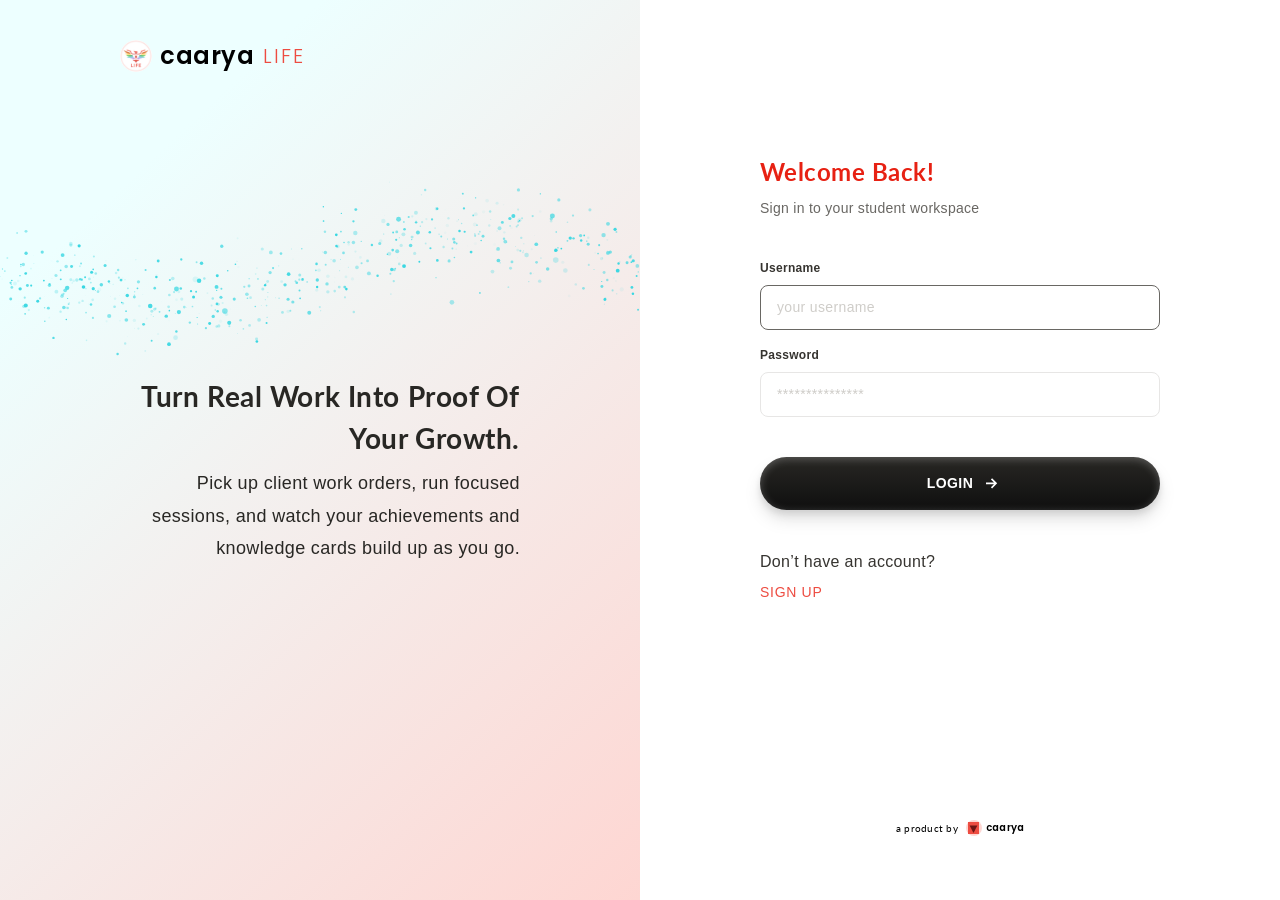
<file: index.html>
<!doctype html>
<html lang="en">
<head>
  <meta charset="utf-8" />
  <meta name="viewport" content="width=device-width, initial-scale=1" />
  <title>Caarya Life — Sign up</title>
  <link rel="preconnect" href="https://fonts.googleapis.com" />
  <link rel="preconnect" href="https://fonts.gstatic.com" crossorigin />
  <link href="https://fonts.googleapis.com/css2?family=Inter:wght@400;600&family=Lato:ital,wght@0,400;0,700;1,400;1,700&family=Mr+De+Haviland&family=Poppins:wght@300;600&display=swap" rel="stylesheet" />
  <link href="https://api.fontshare.com/v2/css?f[]=satoshi@300,400,500,700,701&display=swap" rel="stylesheet" />
  <link rel="stylesheet" href="styles.css" />
  <link rel="stylesheet" href="workspace.css" />
  <link rel="stylesheet" href="growth.css" />
  <link rel="stylesheet" href="desk.css" />
  <link rel="stylesheet" href="session.css" />
  <link rel="stylesheet" href="impact.css" />
  <link rel="stylesheet" href="identity.css" />
  <link rel="stylesheet" href="riasec.css" />
  <link rel="stylesheet" href="camp.css" />
  <link rel="stylesheet" href="onboarding.css" />
  <link rel="stylesheet" href="responsive.css" />
</head>
<body>

  <!-- ============ AUTH (Login / Signup / OTP) ============ -->
  <section class="screen auth" data-screen="auth">
    <aside class="hero">
      <div class="brand">
        <img class="brand__mark" src="assets/brand-mark.jpg" alt="" />
        <p class="brand__name">caarya</p>
        <p class="brand__tag">LIFE</p>
      </div>
      <div class="hero__copy">
        <p class="hero__title">Turn real work into proof of your growth.</p>
        <p class="hero__body">Pick up client work orders, run focused sessions, and watch your achievements and knowledge cards build up as you go.</p>
      </div>
      <canvas class="hero__particles" aria-hidden="true"></canvas>
    </aside>

    <div class="auth__panel">
      <div class="auth__column">
        <div class="auth__main">
          <div class="heading">
            <p class="heading__title heading__title--red">Welcome Back!</p>
            <p class="heading__sub">Sign in to your student workspace</p>
          </div>

          <!-- Login -->
          <form class="auth__form" data-view="login" novalidate>
            <div class="fields">
              <label class="field">
                <span class="field__label">Username</span>
                <input class="input" name="username" placeholder="your username" autocomplete="username" />
              </label>
              <label class="field">
                <span class="field__label">Password</span>
                <input class="input" name="password" type="password" placeholder="***************" autocomplete="current-password" />
              </label>
              <p class="error" data-error></p>
            </div>
            <button class="btn btn--primary btn--lg btn--block" type="submit">
              Login <img src="assets/icons/next-link-20.svg" alt="" />
            </button>
            <!-- Signing up happens in the profiling flow (profiling.html), which hands the new user back to Camp -->
            <p class="auth__switch">Don’t have an account?<a href="#signup" data-signup>Sign Up</a></p>
          </form>

          <!-- OTP -->
          <form class="auth__form auth__form--otp" data-view="otp" novalidate>
            <div class="field field--otp">
              <span class="field__label">Enter Verification Code</span>
              <div class="otp">
                <div class="otp__boxes">
                  <input class="otp__box" inputmode="numeric" autocomplete="one-time-code" placeholder="0" aria-label="Digit 1" />
                  <input class="otp__box" inputmode="numeric" placeholder="0" aria-label="Digit 2" />
                  <input class="otp__box" inputmode="numeric" placeholder="0" aria-label="Digit 3" />
                  <input class="otp__box" inputmode="numeric" placeholder="0" aria-label="Digit 4" />
                  <input class="otp__box" inputmode="numeric" placeholder="0" aria-label="Digit 5" />
                  <input class="otp__box" inputmode="numeric" placeholder="0" aria-label="Digit 6" />
                </div>
                <p class="otp__note">OTP sent to <span data-otp-email></span></p>
              </div>
              <p class="error" data-error></p>
            </div>
            <div class="otp__actions">
              <button class="btn btn--primary btn--lg btn--block" type="submit">
                Verify OTP <img src="assets/icons/next-link-20.svg" alt="" />
              </button>
              <button class="text-btn" type="button" data-resend>Resend OTP in 0:59</button>
            </div>
          </form>
        </div>

        <footer class="byline">
          <p class="byline__text">a product by</p>
          <span class="logo">
            <span class="logo__mark"><img src="assets/caarya-logo-mark.svg" alt="" /></span>
            <span class="logo__name">caarya</span>
          </span>
        </footer>
      </div>
    </div>
  </section>

  <!-- ============ ONBOARDING ============ -->
  <section class="screen onboarding" data-screen="onboarding">
    <div class="progress" aria-hidden="true">
      <span class="progress__bar"></span><span class="progress__bar"></span><span class="progress__bar"></span>
    </div>

    <!-- Step 1: About you -->
    <div class="step" data-step="about">
      <div class="step__card">
        <div class="heading">
          <p class="heading__title">Tell Us About yourself</p>
          <p class="heading__sub">A few details about you</p>
        </div>
        <form class="groups" id="about-form" novalidate>
          <fieldset class="group">
            <legend class="group__title">About You</legend>
            <label class="field">
              <span class="field__label">Full Name</span>
              <input class="input" name="name" disabled />
            </label>
            <label class="field">
              <span class="field__label">Email</span>
              <input class="input" name="email" disabled />
            </label>
            <label class="field" data-field="mobile">
              <span class="field__label">Mobile</span>
              <span class="input input--prefixed">
                <span class="input__prefix">+91</span>
                <input name="mobile" inputmode="numeric" placeholder="00000 00000" autocomplete="tel-national" />
              </span>
              <span class="error"></span>
            </label>
            <label class="field">
              <span class="field__label">Linkedin</span>
              <input class="input" name="linkedin" type="url" placeholder="linkedin.com/in/username" />
            </label>
          </fieldset>

          <fieldset class="group">
            <legend class="group__title">Education &amp; Experience</legend>
            <label class="field" data-field="college">
              <span class="field__label">College</span>
              <span class="select">
                <select name="college">
                  <option value="">Select College</option>
                </select>
                <img src="assets/icons/sort-down.svg" alt="" />
              </span>
              <span class="error"></span>
            </label>
            <label class="field" data-field="field">
              <span class="field__label">Field of Study</span>
              <input class="input" name="field" placeholder="eg. BA Psychology Hons." />
              <span class="error"></span>
            </label>
            <label class="field">
              <span class="field__label">Year Of Graduation</span>
              <span class="select">
                <select name="year"></select>
                <img src="assets/icons/sort-down.svg" alt="" />
              </span>
            </label>
          </fieldset>
        </form>
      </div>
    </div>

    <!-- Step 2: Roles -->
    <div class="step" data-step="roles">
      <div class="step__card">
        <div class="heading">
          <p class="heading__title">What kind of roles are you interested in exploring?</p>
          <p class="heading__sub">Choose all that excite you (select up to 3)</p>
        </div>
        <div class="groups" id="roles"></div>
      </div>
    </div>

    <!-- Step 3: Industries -->
    <div class="step" data-step="industries">
      <div class="step__card">
        <div class="heading">
          <p class="heading__title">Which industries excite you?</p>
          <p class="heading__sub">Think of where you’d like to make an impact</p>
        </div>
        <div class="industries" id="industries"></div>
      </div>
    </div>

    <div class="step-nav">
      <p class="error step-nav__error" data-step-error></p>
      <div class="step-nav__buttons">
        <button class="btn btn--secondary" type="button" data-back>Back</button>
        <button class="btn btn--primary" type="button" data-next>
          <span data-next-label>Next</span> <img src="assets/icons/next-link-16.svg" alt="" />
        </button>
      </div>
    </div>

  </section>

  <!-- ============ CONFIRMATION (Figma 1010:40639) ============ -->
  <!-- ============ ONBOARDING after signup: welcome, first things first, meet the managers (onboarding.js) ============ -->
  <section class="screen intro" data-screen="intro"></section>

  <section class="screen confirm" data-screen="confirm">
    <div class="confirm__content">
      <div class="heading confirm__heading">
        <p class="heading__title">You’re all set, <span data-first-name></span>!</p>
        <p class="heading__sub" data-summary></p>
      </div>
      <div class="confirm__loader">
        <img class="confirm__logo" src="assets/logo-animation.jpg" alt="" />
        <div class="ticker" role="status" aria-live="polite">
          <div class="ticker__track">
            <p class="ticker__line">Initializing career development pathways...</p>
            <p class="ticker__line">Setting up Achievement Card Samplers...</p>
            <p class="ticker__line">Activation service Profiles...</p>
            <p class="ticker__line">Creating Assessments...</p>
            <p class="ticker__line">Populating your caarya Space...</p>
          </div>
        </div>
      </div>
    </div>
  </section>

  <!-- ============ WORKSPACE: menu bar (1010:38167, coin bar 1012:41544) + pages ============ -->
  <section class="screen workspace" data-screen="workspace">
    <nav class="menu" aria-label="Main">
      <div class="menu__logo">
        <img src="assets/menu/logo-icon.jpg" alt="" />
        <span>caarya</span>
      </div>
      <!-- Camp: the landing page and inbox (Figma 1365:42807) -->
      <div class="menu__camp">
        <a class="inbox" href="#camp" data-route="camp">
          <span class="inbox__icon">
            <span class="inbox__glyph" id="inbox-glyph"></span>
            <img class="inbox__dot" src="assets/menu/inbox-dot.svg" alt="" />
          </span>
          <span class="inbox__text">
            <span class="inbox__title">CAMP</span>
            <span class="inbox__sub">2 New Messages</span>
          </span>
          <span class="inbox__badge" aria-hidden="true" hidden></span>
        </a>
      </div>
      <div class="menu__divider"><span></span></div>
      <div class="menu__sections" id="menu-sections"></div>
    </nav>

    <div class="workspace__content">
      <header class="navbar">
        <p class="breadcrumb">
          <span data-crumb-section></span><span>/</span><span class="breadcrumb__current" data-crumb-page></span>
        </p>
        <!-- User profile (Figma 1353:12845): the ring round the avatar is the credit balance; the menu has the rest -->
        <div class="navbar__end">
        <!-- Instructions (Figma 1492:37664): hidden shortcuts and test accounts, in a drawer (instructions.js) -->
        <button class="nav-instructions" type="button" data-instructions aria-label="Instructions" title="Instructions">
          <span><img src="assets/instructions/instructions.svg" alt="" /></span>
        </button>
        <div class="user-menu-wrap">
          <button class="user-chip" type="button" aria-haspopup="menu" aria-expanded="false" aria-controls="user-menu" data-user-chip>
            <span class="user-ring" aria-label="Credit balance" aria-valuemin="0">
              <svg viewBox="0 0 40 40" aria-hidden="true">
                <defs><linearGradient id="user-ring-grad" x1="0" y1="20" x2="40" y2="20" gradientUnits="userSpaceOnUse"><stop stop-color="#a5f2f2" /><stop offset="1" stop-color="#edffff" /></linearGradient></defs>
                <circle class="user-ring__track" cx="20" cy="20" r="19" />
                <circle class="user-ring__fill" cx="20" cy="20" r="19" pathLength="100" />
              </svg>
              <img class="user-chip__avatar" src="assets/user-avatar.png" alt="" data-user-avatar />
            </span>
            <span class="user-chip__name" data-user-name></span>
            <img src="assets/icons/more-vert.svg" alt="" />
          </button>
          <div class="user-menu" id="user-menu" role="menu" aria-label="Account" hidden>
            <div class="user-menu__head">
              <img class="user-menu__avatar" src="assets/user-avatar.png" alt="" data-user-avatar />
              <div><p class="user-menu__name" data-user-name></p><p class="user-menu__email" data-user-email></p></div>
            </div>
            <div class="user-menu__credits">
              <p class="user-menu__label"><img src="assets/growth/coins-dark.svg" alt="" />Credit balance</p>
              <div class="user-menu__nums"><span>Spent <b data-credits-spent></b></span><span>Available <b data-credits-left></b></span></div>
              <div class="coins__track"><div class="coins__fill"></div></div>
              <p class="user-menu__note">Credits are spent on work orders, in your Knowledge Space and in your Network.</p>
              <button type="button" class="user-menu__topup" data-user-action="topup">Top up credits</button>
            </div>
            <div class="user-menu__items">
              <button type="button" role="menuitem" data-user-action="camp"><img src="assets/menu/camp.svg" alt="" />Camp</button>
              <button type="button" role="menuitem" data-user-action="passes" hidden><img src="assets/menu/growth-track.svg" alt="" />Programs</button>
              <button type="button" role="menuitem" data-user-action="settings"><img src="assets/competencies/settings.svg" alt="" />Account settings</button>
            </div>
            <div class="user-menu__items">
              <button type="button" role="menuitem" data-user-action="logout"><img src="assets/menu/logout.svg" alt="" />Log out</button>
            </div>
          </div>
        </div>
        </div>
      </header>

      <main class="workspace__main" data-page="assessments">
        <div class="page-header">
          <h1 class="page-header__title">Assessments</h1>
          <p class="page-header__sub">Discover how you work, what drives you, and where you add the most value</p>
        </div>
        <div class="assessment-groups" id="assessments"></div>
      </main>

      <!-- Growth Track pages (Figma section 843:17179), rendered by growth.js -->
      <main class="workspace__main gt" data-page="growth" id="growth-page"></main>

      <!-- Desk (Figma section 843:21999), rendered by desk.js -->
      <main class="workspace__main gt desk" data-page="desk" id="desk-page"></main>

      <!-- Impact Journal: Proof of Work (925:36209), Achievements (944:39793), Journal (1032:17298), rendered by impact.js -->
      <main class="workspace__main gt impact" data-page="impact" id="impact-page"></main>

      <!-- Competencies (adapted from mobile 1038:5931 + 1038:7327), rendered by competencies.js -->
      <main class="workspace__main gt competencies" data-page="competencies" id="competencies-page"></main>

      <!-- Profile (Figma 1007:33866), rendered by profile.js -->
      <main class="workspace__main gt profile" data-page="profile" id="profile-page"></main>

      <!-- Camp: landing page + inbox, rendered by camp.js -->
      <main class="workspace__main gt camp" data-page="camp" id="camp-page" hidden></main>
      <!-- Growth Track for new users: Road To Career Acceleration (camp.js) -->
      <main class="workspace__main gt" data-page="road" id="road-page" hidden></main>
      <main class="workspace__main gt space" data-page="space" id="space-page" hidden></main>

      <!-- Coming-soon sections (Figma 1102:37515), rendered by workspace.js -->
      <main class="workspace__main gt impact" data-page="soon" id="soon-page" hidden></main>
    </div>
  </section>

  <!-- ============ FOCUS SESSION (Figma section 903:17976), rendered by session.js ============ -->
  <section class="screen session" data-screen="session" id="session-screen"></section>

  <!-- ============ NEW ACHIEVEMENT WIZARD (Figma 944:38069 onwards), rendered by impact.js ============ -->
  <section class="screen wizard gt" data-screen="wizard" id="wizard-screen"></section>

  <!-- ============ OCCUPATIONAL SYNERGY (RIASEC) ASSESSMENT (Figma 1055:31400), rendered by riasec.js ============ -->
  <section class="screen riasec gt" data-screen="riasec" id="riasec-screen"></section>

  <!-- ============ WORK ENVIRONMENT PREFERENCES ASSESSMENT (Figma 1065:23152), rendered by wep.js ============ -->
  <section class="screen riasec gt" data-screen="wep" id="wep-screen"></section>

  <!-- ============ CHECKOUT (passes.js): a full page for programs and credit packs ============ -->
  <section class="screen checkout-page" data-screen="checkout" id="checkout-page"></section>

  <button class="to-top" type="button" aria-label="Back to top">
    <span class="to-top__icon"><img src="assets/icons/arrow-upward.svg" alt="" /></span>
  </button>

  <script src="app.js"></script>
  <script src="workspace.js"></script>
  <script src="growth.js"></script>
  <script src="desk.js"></script>
  <script src="session.js"></script>
  <script src="data.js"></script>
  <script src="work-orders.js"></script>
  <script src="role-services.js"></script>
  <script src="dummy-orders.js"></script>
  <script src="impact.js"></script>
  <script src="competencies.js"></script>
  <script src="profile.js"></script>
  <script src="riasec-data.js"></script>
  <script src="riasec.js"></script>
  <script src="wep.js"></script>
  <script src="particles.js"></script>
  <script src="camp.js"></script>
  <script src="passes.js"></script>
  <script src="space.js"></script>
  <script src="offer.js"></script>
  <script src="onboarding.js"></script>
  <script src="demo-user.js"></script>
  <script src="pending-user.js"></script>
  <script src="mentor-sim.js"></script>
  <script src="instructions.js"></script>
</body>
</html>
</file>
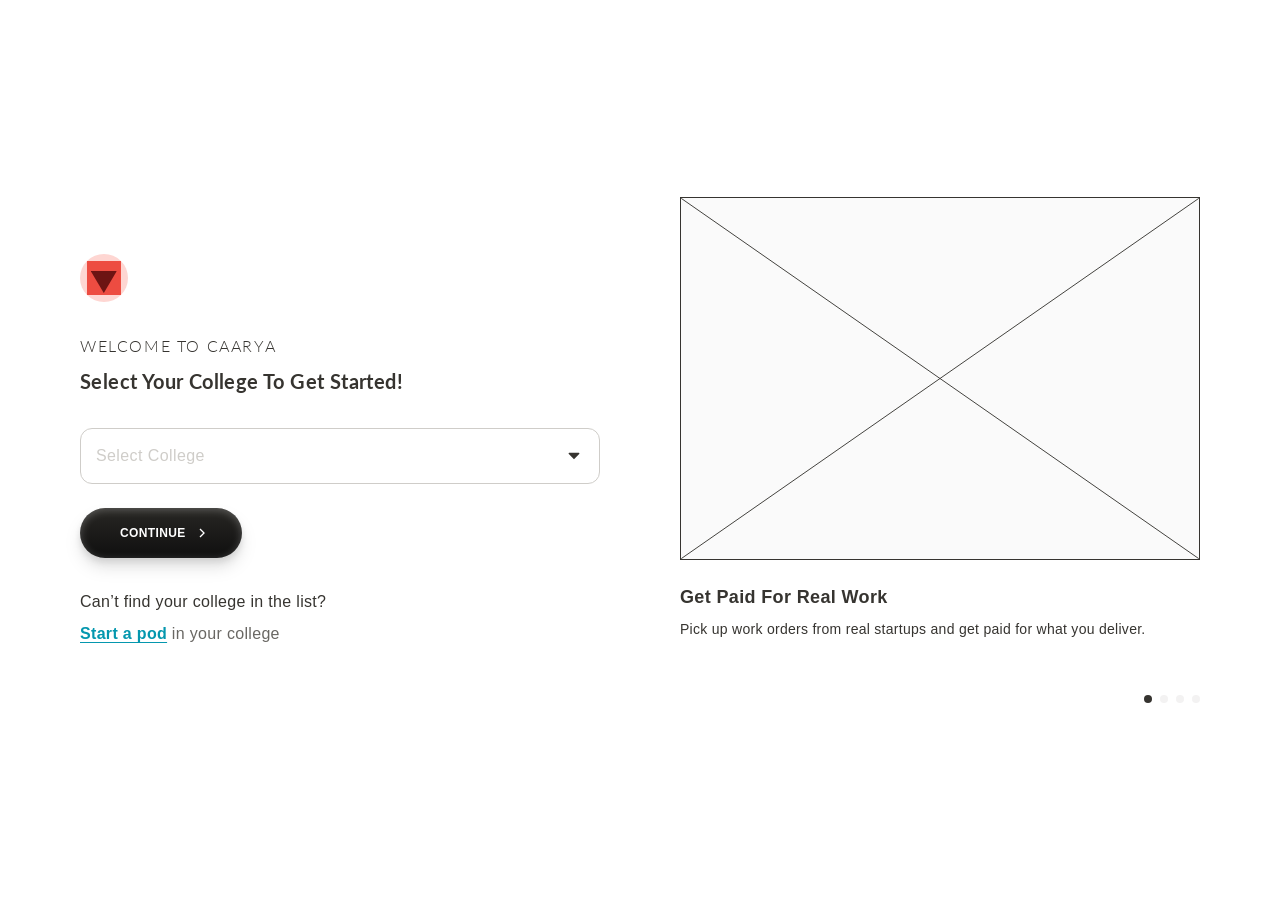
<file: profiling-artefacts.html>
<!doctype html>
<html lang="en">
<head>
  <meta charset="utf-8" />
  <meta name="viewport" content="width=device-width, initial-scale=1" />
  <title>Caarya Life — Initial Profiling (Artefacts)</title>
  <link rel="preconnect" href="https://fonts.googleapis.com" />
  <link rel="preconnect" href="https://fonts.gstatic.com" crossorigin />
  <link href="https://fonts.googleapis.com/css2?family=Lato:ital,wght@0,300;0,400;0,700;1,400;1,700&family=Poppins:wght@600&display=swap" rel="stylesheet" />
  <link href="https://api.fontshare.com/v2/css?f[]=satoshi@400,500,700,401,501&display=swap" rel="stylesheet" />
  <link rel="stylesheet" href="profiling.css" />
</head>
<body data-variant="artefacts">
  <!-- Artefacts version of profiling.html: keep the two files in sync; only <title> and data-variant differ. -->
  <header class="pf-nav">
    <div class="pf-logo">
      <span class="pf-logo__mark"><span><img src="assets/profiling/logo-polygon.svg" alt="" /></span></span>
      <span class="pf-logo__name">caarya</span>
    </div>
    <img src="assets/profiling/menu-right.svg" alt="" />
  </header>

  <main class="pf-main">
    <!-- Welcome / college selection (1209:48902) -->
    <section class="pf-welcome" data-step="welcome">
      <form class="pf-welcome__start" novalidate>
        <span class="pf-welcome__logo" aria-hidden="true"><span><img src="assets/profiling/logo-polygon-lg.svg" alt="" /></span></span>
        <div class="pf-welcome__heading">
          <p class="pf-welcome__kicker">Welcome to Caarya</p>
          <h1 class="pf-welcome__title">Select your college to get started!</h1>
        </div>
        <div class="pf-welcome__form">
          <label class="pf-welcome__select" data-field="college">
            <span class="pf-visually-hidden">College</span>
            <select name="college" id="pf-college">
              <option value="">Select College</option>
            </select>
            <img src="assets/profiling/sort-down.svg" alt="" />
          </label>
          <label class="pf-welcome__select pf-welcome__other" data-field="collegeOther" hidden>
            <span class="pf-visually-hidden">Your college name</span>
            <input name="collegeOther" id="pf-college-other" placeholder="Type your college name" autocomplete="organization" />
          </label>
          <p class="pf-error" data-welcome-error role="alert"></p>
          <button class="pf-btn pf-btn--next pf-welcome__continue" type="submit">
            Continue <img src="assets/profiling/chevron-right.svg" alt="" />
          </button>
        </div>
        <div class="pf-welcome__pod">
          <p class="pf-welcome__pod-q">Can’t find your college in the list?</p>
          <p><button class="pf-link" type="button" data-start-pod>Start a pod</button> in your college</p>
        </div>
      </form>

      <div class="pf-props" aria-roledescription="carousel" aria-label="Why Caarya">
        <div class="pf-props__art" aria-hidden="true"><img src="assets/profiling/placeholder-cross.svg" alt="" /></div>
        <div class="pf-props__copy" aria-live="polite">
          <p class="pf-props__title" data-prop-title></p>
          <p class="pf-props__body" data-prop-body></p>
        </div>
        <div class="pf-props__dots" data-prop-dots></div>
      </div>
    </section>

    <div class="pf-page">
      <div class="pf-header">
        <div class="pf-header__top">
          <p class="pf-header__eyebrow" data-eyebrow></p>
          <p class="pf-header__count" data-count></p>
        </div>
        <h1 class="pf-header__title" data-title></h1>
        <p class="pf-header__desc" data-desc></p>
      </div>

      <!-- About You (1197:47020) -->
      <form class="pf-step pf-fields" data-step="about" novalidate>
        <label class="pf-field" data-field="name">
          <span class="pf-field__label">Full Name</span>
          <input class="pf-input" name="name" placeholder="John Doe" autocomplete="name" />
          <span class="pf-error"></span>
        </label>
        <label class="pf-field" data-field="study">
          <span class="pf-field__label">Field of study</span>
          <input class="pf-input" name="study" placeholder="eg. B.Sc. Hons. Physics" />
          <span class="pf-error"></span>
        </label>
        <label class="pf-field">
          <span class="pf-field__label">Year Of Graduation</span>
          <span class="pf-input pf-select">
            <img src="assets/profiling/calendar.svg" alt="" />
            <select name="year"></select>
            <img src="assets/profiling/sort-down.svg" alt="" />
          </span>
        </label>
      </form>

      <!-- Your Goal (1220:46885) -->
      <div class="pf-step pf-options pf-options--priority" data-step="priority" id="pf-priority"></div>

      <!-- Role Interests (1197:47217) -->
      <div class="pf-step pf-groups" data-step="roles" id="pf-roles"></div>

      <!-- Business services per role (1197:47365, 1197:47439) -->
      <div class="pf-step pf-groups" data-step="services" id="pf-services"></div>

      <!-- Mapping Your Strengths (1197:47513) -->
      <div class="pf-step pf-skill-groups" data-step="skills" id="pf-skills"></div>

      <!-- Mapping Your Capabilities: value construct artefacts (1216:19894), artefacts version only -->
      <div class="pf-step pf-groups" data-step="artefacts" id="pf-artefacts"></div>

      <!-- Industry Affinity (1197:47753) -->
      <div class="pf-step pf-industries" data-step="industries" id="pf-industries"></div>

      <!-- Brand Engagement (1221:46998) -->
      <div class="pf-step pf-options pf-options--gigs" data-step="gigs" id="pf-gigs"></div>

      <!-- Nano Influencer (1221:47190) -->
      <form class="pf-step pf-fields pf-nano" data-step="nano" novalidate>
        <div class="pf-radios" role="radiogroup" aria-label="Sign up as a nano influencer">
          <label class="pf-radio">
            <input type="radio" name="nano" value="yes" />
            <img class="is-on" src="assets/profiling/radio-on.svg" alt="" /><img class="is-off" src="assets/profiling/radio-off.svg" alt="" />
            <span>Yes</span>
          </label>
          <label class="pf-radio">
            <input type="radio" name="nano" value="no" />
            <img class="is-on" src="assets/profiling/radio-on.svg" alt="" /><img class="is-off" src="assets/profiling/radio-off.svg" alt="" />
            <span>No</span>
          </label>
        </div>
        <div class="pf-nano__fields" hidden>
          <label class="pf-field" data-field="instagram">
            <span class="pf-field__label">Instagram Handle</span>
            <input class="pf-input" name="instagram" id="pf-instagram" placeholder="@user_name" autocomplete="off" />
            <span class="pf-error"></span>
          </label>
          <label class="pf-field" data-field="followers">
            <span class="pf-field__label">No. Of Followers</span>
            <input class="pf-input" name="followers" id="pf-followers" inputmode="numeric" placeholder="00" />
            <span class="pf-error"></span>
          </label>
        </div>
      </form>

      <!-- Contact Details (1197:47086) -->
      <form class="pf-step pf-fields" data-step="contact" novalidate>
        <label class="pf-field" data-field="email">
          <span class="pf-field__label">Email Id</span>
          <input class="pf-input" name="email" type="email" placeholder="eg. email@domain.com" autocomplete="email" />
          <span class="pf-error"></span>
        </label>
        <label class="pf-field" data-field="mobile">
          <span class="pf-field__label">Mobile No.</span>
          <span class="pf-input pf-input--prefixed">
            <span class="pf-input__prefix">+91</span>
            <input name="mobile" inputmode="numeric" placeholder="00000 00000" autocomplete="tel-national" maxlength="11" />
          </span>
          <span class="pf-error"></span>
        </label>
        <label class="pf-field" data-field="linkedin">
          <span class="pf-field__label">Linkedin</span>
          <input class="pf-input" name="linkedin" placeholder="linkedin.com/" autocomplete="url" />
          <span class="pf-error"></span>
        </label>
      </form>
    </div>

    <!-- Congratulations (1197:47151) -->
    <section class="pf-done" data-step="done">
      <div class="pf-done__hero">
        <img class="pf-done__art" src="assets/profiling/handshake.png" alt="" />
        <div class="pf-done__heading">
          <p class="pf-done__title">Congratulations!!!</p>
          <p class="pf-done__sub">Your submission has been received</p>
        </div>
      </div>
      <p class="pf-done__note">Our talent team will reach out to you shortly.</p>
      <div class="pf-done__socials">
        <p>For more information about industry 5.0 and the future of work, education and careers do check us out on our socials.</p>
        <div class="pf-done__icons">
          <span><img src="assets/profiling/instagram.svg" alt="Instagram" /></span>
          <span><img src="assets/profiling/linkedin.svg" alt="LinkedIn" /></span>
        </div>
      </div>
      <div class="pf-done__actions">
        <a class="pf-pill pf-pill--red" href="index.html#camp" data-visit-life>
          <img src="assets/profiling/north-east.svg" alt="" /> Visit Caarya Life
        </a>
        <button class="pf-pill" type="button" data-retake>
          <img src="assets/profiling/restart.svg" alt="" /> Retake assessment
        </button>
      </div>
    </section>
  </main>

  <footer class="pf-footer">
    <div class="pf-progress" aria-hidden="true"><span data-progress></span></div>
    <div class="pf-footer__nav">
      <p class="pf-error pf-footer__error" data-step-error role="alert"></p>
      <div class="pf-footer__buttons">
        <button class="pf-btn pf-btn--back" type="button" data-back>Back</button>
        <button class="pf-btn pf-btn--next" type="button" data-next>
          <span data-next-label>Next</span> <img src="assets/profiling/arrow-next.svg" alt="" />
        </button>
      </div>
    </div>
  </footer>

  <button class="pf-to-top" type="button" aria-label="Back to top">
    <img src="assets/icons/arrow-upward.svg" alt="" />
  </button>

  <script src="profiling-data.js"></script>
  <script src="profiling.js"></script>
</body>
</html>
</file>
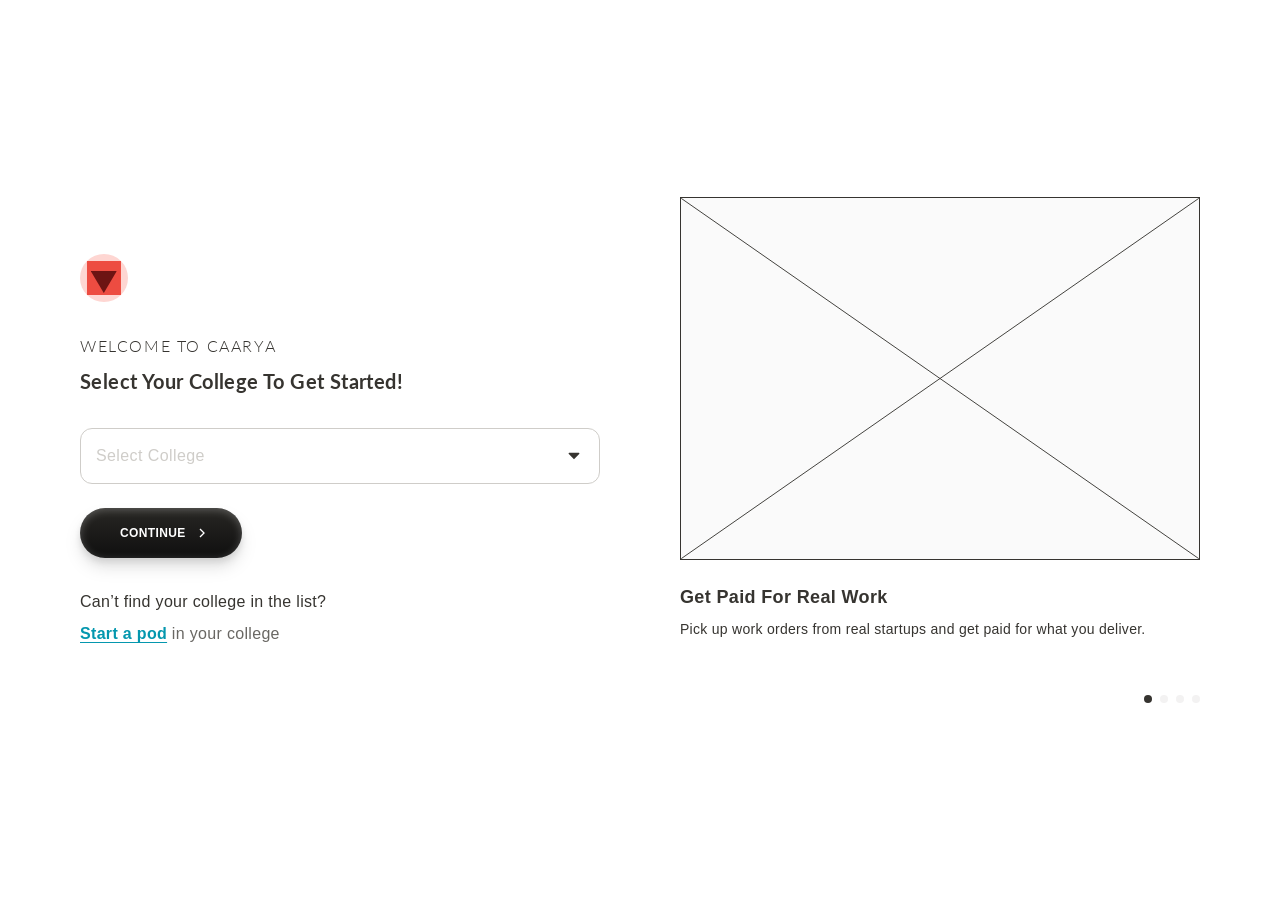
<file: profiling.html>
<!doctype html>
<html lang="en">
<head>
  <meta charset="utf-8" />
  <meta name="viewport" content="width=device-width, initial-scale=1" />
  <title>Caarya Life — Initial Profiling</title>
  <link rel="preconnect" href="https://fonts.googleapis.com" />
  <link rel="preconnect" href="https://fonts.gstatic.com" crossorigin />
  <link href="https://fonts.googleapis.com/css2?family=Lato:ital,wght@0,300;0,400;0,700;1,400;1,700&family=Poppins:wght@600&display=swap" rel="stylesheet" />
  <link href="https://api.fontshare.com/v2/css?f[]=satoshi@400,500,700,401,501&display=swap" rel="stylesheet" />
  <link rel="stylesheet" href="profiling.css" />
</head>
<body>
  <!-- Initial Profiling Form (Figma section 1197:48901). Front-end only; nothing is sent anywhere. -->
  <header class="pf-nav">
    <div class="pf-logo">
      <span class="pf-logo__mark"><span><img src="assets/profiling/logo-polygon.svg" alt="" /></span></span>
      <span class="pf-logo__name">caarya</span>
    </div>
    <img src="assets/profiling/menu-right.svg" alt="" />
  </header>

  <main class="pf-main">
    <!-- Welcome / college selection (1209:48902) -->
    <section class="pf-welcome" data-step="welcome">
      <form class="pf-welcome__start" novalidate>
        <span class="pf-welcome__logo" aria-hidden="true"><span><img src="assets/profiling/logo-polygon-lg.svg" alt="" /></span></span>
        <div class="pf-welcome__heading">
          <p class="pf-welcome__kicker">Welcome to Caarya</p>
          <h1 class="pf-welcome__title">Select your college to get started!</h1>
        </div>
        <div class="pf-welcome__form">
          <label class="pf-welcome__select" data-field="college">
            <span class="pf-visually-hidden">College</span>
            <select name="college" id="pf-college">
              <option value="">Select College</option>
            </select>
            <img src="assets/profiling/sort-down.svg" alt="" />
          </label>
          <label class="pf-welcome__select pf-welcome__other" data-field="collegeOther" hidden>
            <span class="pf-visually-hidden">Your college name</span>
            <input name="collegeOther" id="pf-college-other" placeholder="Type your college name" autocomplete="organization" />
          </label>
          <p class="pf-error" data-welcome-error role="alert"></p>
          <button class="pf-btn pf-btn--next pf-welcome__continue" type="submit">
            Continue <img src="assets/profiling/chevron-right.svg" alt="" />
          </button>
        </div>
        <div class="pf-welcome__pod">
          <p class="pf-welcome__pod-q">Can’t find your college in the list?</p>
          <p><button class="pf-link" type="button" data-start-pod>Start a pod</button> in your college</p>
        </div>
      </form>

      <div class="pf-props" aria-roledescription="carousel" aria-label="Why Caarya">
        <div class="pf-props__art" aria-hidden="true"><img src="assets/profiling/placeholder-cross.svg" alt="" /></div>
        <div class="pf-props__copy" aria-live="polite">
          <p class="pf-props__title" data-prop-title></p>
          <p class="pf-props__body" data-prop-body></p>
        </div>
        <div class="pf-props__dots" data-prop-dots></div>
      </div>
    </section>

    <div class="pf-page">
      <div class="pf-header">
        <div class="pf-header__top">
          <p class="pf-header__eyebrow" data-eyebrow></p>
          <p class="pf-header__count" data-count></p>
        </div>
        <h1 class="pf-header__title" data-title></h1>
        <p class="pf-header__desc" data-desc></p>
      </div>

      <!-- About You (1197:47020) -->
      <form class="pf-step pf-fields" data-step="about" novalidate>
        <label class="pf-field" data-field="name">
          <span class="pf-field__label">Full Name</span>
          <input class="pf-input" name="name" placeholder="John Doe" autocomplete="name" />
          <span class="pf-error"></span>
        </label>
        <label class="pf-field" data-field="study">
          <span class="pf-field__label">Field of study</span>
          <input class="pf-input" name="study" placeholder="eg. B.Sc. Hons. Physics" />
          <span class="pf-error"></span>
        </label>
        <label class="pf-field">
          <span class="pf-field__label">Year Of Graduation</span>
          <span class="pf-input pf-select">
            <img src="assets/profiling/calendar.svg" alt="" />
            <select name="year"></select>
            <img src="assets/profiling/sort-down.svg" alt="" />
          </span>
        </label>
      </form>

      <!-- Your Goal (1220:46885) -->
      <div class="pf-step pf-options pf-options--priority" data-step="priority" id="pf-priority"></div>

      <!-- Role Interests (1197:47217) -->
      <div class="pf-step pf-groups" data-step="roles" id="pf-roles"></div>

      <!-- Business services per role (1197:47365, 1197:47439) -->
      <div class="pf-step pf-groups" data-step="services" id="pf-services"></div>

      <!-- Mapping Your Strengths (1197:47513) -->
      <div class="pf-step pf-skill-groups" data-step="skills" id="pf-skills"></div>

      <!-- Mapping Your Capabilities: value construct artefacts (1216:19894), artefacts version only -->
      <div class="pf-step pf-groups" data-step="artefacts" id="pf-artefacts"></div>

      <!-- Industry Affinity (1197:47753) -->
      <div class="pf-step pf-industries" data-step="industries" id="pf-industries"></div>

      <!-- Brand Engagement (1221:46998) -->
      <div class="pf-step pf-options pf-options--gigs" data-step="gigs" id="pf-gigs"></div>

      <!-- Nano Influencer (1221:47190) -->
      <form class="pf-step pf-fields pf-nano" data-step="nano" novalidate>
        <div class="pf-radios" role="radiogroup" aria-label="Sign up as a nano influencer">
          <label class="pf-radio">
            <input type="radio" name="nano" value="yes" />
            <img class="is-on" src="assets/profiling/radio-on.svg" alt="" /><img class="is-off" src="assets/profiling/radio-off.svg" alt="" />
            <span>Yes</span>
          </label>
          <label class="pf-radio">
            <input type="radio" name="nano" value="no" />
            <img class="is-on" src="assets/profiling/radio-on.svg" alt="" /><img class="is-off" src="assets/profiling/radio-off.svg" alt="" />
            <span>No</span>
          </label>
        </div>
        <div class="pf-nano__fields" hidden>
          <label class="pf-field" data-field="instagram">
            <span class="pf-field__label">Instagram Handle</span>
            <input class="pf-input" name="instagram" id="pf-instagram" placeholder="@user_name" autocomplete="off" />
            <span class="pf-error"></span>
          </label>
          <label class="pf-field" data-field="followers">
            <span class="pf-field__label">No. Of Followers</span>
            <input class="pf-input" name="followers" id="pf-followers" inputmode="numeric" placeholder="00" />
            <span class="pf-error"></span>
          </label>
        </div>
      </form>

      <!-- Contact Details (1197:47086) -->
      <form class="pf-step pf-fields" data-step="contact" novalidate>
        <label class="pf-field" data-field="email">
          <span class="pf-field__label">Email Id</span>
          <input class="pf-input" name="email" type="email" placeholder="eg. email@domain.com" autocomplete="email" />
          <span class="pf-error"></span>
        </label>
        <label class="pf-field" data-field="mobile">
          <span class="pf-field__label">Mobile No.</span>
          <span class="pf-input pf-input--prefixed">
            <span class="pf-input__prefix">+91</span>
            <input name="mobile" inputmode="numeric" placeholder="00000 00000" autocomplete="tel-national" maxlength="11" />
          </span>
          <span class="pf-error"></span>
        </label>
        <label class="pf-field" data-field="linkedin">
          <span class="pf-field__label">Linkedin</span>
          <input class="pf-input" name="linkedin" placeholder="linkedin.com/" autocomplete="url" />
          <span class="pf-error"></span>
        </label>
      </form>
    </div>

    <!-- Congratulations (1197:47151) -->
    <section class="pf-done" data-step="done">
      <div class="pf-done__hero">
        <img class="pf-done__art" src="assets/profiling/handshake.png" alt="" />
        <div class="pf-done__heading">
          <p class="pf-done__title">Congratulations!!!</p>
          <p class="pf-done__sub">Your submission has been received</p>
        </div>
      </div>
      <p class="pf-done__note">Our talent team will reach out to you shortly.</p>
      <div class="pf-done__socials">
        <p>For more information about industry 5.0 and the future of work, education and careers do check us out on our socials.</p>
        <div class="pf-done__icons">
          <span><img src="assets/profiling/instagram.svg" alt="Instagram" /></span>
          <span><img src="assets/profiling/linkedin.svg" alt="LinkedIn" /></span>
        </div>
      </div>
      <div class="pf-done__actions">
        <a class="pf-pill pf-pill--red" href="index.html#camp" data-visit-life>
          <img src="assets/profiling/north-east.svg" alt="" /> Visit Caarya Life
        </a>
        <button class="pf-pill" type="button" data-retake>
          <img src="assets/profiling/restart.svg" alt="" /> Retake assessment
        </button>
      </div>
    </section>
  </main>

  <footer class="pf-footer">
    <div class="pf-progress" aria-hidden="true"><span data-progress></span></div>
    <div class="pf-footer__nav">
      <p class="pf-error pf-footer__error" data-step-error role="alert"></p>
      <div class="pf-footer__buttons">
        <button class="pf-btn pf-btn--back" type="button" data-back>Back</button>
        <button class="pf-btn pf-btn--next" type="button" data-next>
          <span data-next-label>Next</span> <img src="assets/profiling/arrow-next.svg" alt="" />
        </button>
      </div>
    </div>
  </footer>

  <button class="pf-to-top" type="button" aria-label="Back to top">
    <img src="assets/icons/arrow-upward.svg" alt="" />
  </button>

  <script src="profiling-data.js"></script>
  <script src="profiling.js"></script>
</body>
</html>
</file>
<file: styles.css>
/* ---------- Tokens (from Figma variables) ---------- */
:root {
  --shades-50: #ffffff;
  --shades-900: #000000;
  --neutral-50: #fafafa;
  --neutral-100: #f3f2f2;
  --neutral-200: #e7e6e5;
  --neutral-300: #cfcdc9;
  --neutral-500: #696763;
  --neutral-800: #363430;
  --neutral-900: #282724;
  --caarya-red-300: #ff7e6e;
  --caarya-red-500: #ed4c41;
  --caarya-primary-100: #fed6d2;
  --error-500: #e72113;
  --peddle-100: #a5f2f2;
  --peddle-300: #33d6e1;
  --peddle-500: #0497ae;
  --peddle-50: #f7ffff;

  --shadow: 0 1px 3px 0 rgba(0, 0, 0, 0.1), 0 1px 2px -1px rgba(0, 0, 0, 0.1);
  --shadow-lg: 0 10px 15px -3px rgba(0, 0, 0, 0.1), 0 4px 6px -4px rgba(0, 0, 0, 0.1);

  --font-lato: "Lato", sans-serif;
  --font-satoshi: "Satoshi", sans-serif;
  --font-poppins: "Poppins", sans-serif;
}

*, *::before, *::after { box-sizing: border-box; }
html, body { margin: 0; }
body {
  background: var(--shades-50);
  color: var(--neutral-800);
  font-family: var(--font-satoshi);
  line-height: 1.5;
  -webkit-font-smoothing: antialiased;
}
p { margin: 0; }
button { font: inherit; cursor: pointer; }
fieldset { margin: 0; min-width: 0; }

.screen { display: none; }
.screen.is-active { display: flex; }

/* ---------- Shared: headings ---------- */
.heading { display: flex; flex-direction: column; gap: 8px; width: 100%; }
.heading__title {
  font-family: var(--font-lato); font-weight: 700;
  font-size: 24px; letter-spacing: 0.48px; color: var(--neutral-900);
}
.heading__title--red { color: var(--error-500); }
.heading__sub { font-size: 14px; letter-spacing: 0.28px; color: var(--neutral-500); }

/* ---------- Shared: fields ---------- */
.fields { display: flex; flex-direction: column; gap: 16px; width: 100%; }
.field { display: flex; flex-direction: column; gap: 8px; width: 100%; max-width: 520px; }
.field__label { font-weight: 700; font-size: 12px; letter-spacing: 0.3px; color: var(--neutral-800); }

.input, .select select {
  width: 100%;
  background: var(--shades-50);
  border: 1px solid var(--neutral-200);
  border-radius: 8px;
  padding: 11px 16px; /* 12px in Figma minus the 1px border */
  font-family: var(--font-satoshi); font-size: 14px; letter-spacing: 0.35px; line-height: 1.5;
  color: var(--neutral-800);
  outline: none;
  transition: border-color 0.15s;
}
.input::placeholder { color: var(--neutral-300); opacity: 1; }
.input:focus, .input:focus-within, .select select:focus { border-color: var(--neutral-500); }
.input:disabled { color: var(--neutral-500); -webkit-text-fill-color: var(--neutral-500); opacity: 1; }
.field.has-error .input, .field.has-error select { border-color: var(--error-500); }

.input--prefixed { display: flex; align-items: center; gap: 16px; }
.input__prefix { font-weight: 700; color: var(--neutral-800); }
.input--prefixed input {
  flex: 1; min-width: 0; border: 0; padding: 0; outline: none; background: none;
  font: inherit; letter-spacing: inherit; color: var(--neutral-800);
}
.input--prefixed input::placeholder { color: var(--neutral-300); }

.select { position: relative; display: block; }
.select select { appearance: none; -webkit-appearance: none; padding-right: 52px; cursor: pointer; }
.select img { position: absolute; right: 16px; top: 50%; transform: translateY(-50%); pointer-events: none; }

.error { font-size: 12px; letter-spacing: 0.3px; color: var(--error-500); min-height: 0; }
.error:empty { display: none; }

/* ---------- Shared: buttons ---------- */
.btn {
  position: relative;
  display: inline-flex; align-items: center; justify-content: center; gap: 8px;
  border: 0; border-radius: 64px;
  font-family: var(--font-satoshi); font-weight: 700; text-transform: uppercase;
  font-size: 12px; letter-spacing: 0.36px; line-height: 1.5;
  white-space: nowrap;
  transition: transform 0.1s, filter 0.15s;
}
.btn:active { transform: translateY(1px); }
.btn--primary {
  color: var(--shades-50);
  background: linear-gradient(to bottom, #282724, #0f0f0f);
  padding: 16px 32px 16px 40px;
  box-shadow: inset 0 2px 8px 0 rgba(255, 255, 255, 0.25);
  filter: drop-shadow(0 10px 7.5px rgba(0, 0, 0, 0.1)) drop-shadow(0 4px 3px rgba(0, 0, 0, 0.1));
}
.btn--primary:hover { background: linear-gradient(to bottom, #363430, #1a1a1a); }
.btn--secondary {
  color: var(--neutral-800);
  background: var(--neutral-100);
  border-radius: 176px;
  padding: 12px 32px;
}
.btn--secondary:hover { background: var(--neutral-200); }
.btn--lg { font-size: 14px; letter-spacing: 0.42px; }
.btn--block { width: 100%; }

.text-btn {
  background: none; border: 0; padding: 8px;
  font-weight: 700; font-size: 12px; letter-spacing: 0.36px; text-transform: uppercase;
  color: var(--neutral-800); text-decoration: underline; text-underline-offset: 3px;
}
.text-btn:disabled { cursor: default; }

/* ================= AUTH ================= */
.auth { min-height: 100vh; }
.hero, .auth__panel { flex: 1 1 0; min-width: 0; padding: 40px 120px; }

.hero {
  position: relative; overflow: hidden;
  display: flex; flex-direction: column; gap: 8px;
  background: linear-gradient(137deg, #edffff 20%, #fed6d2 100%);
}
.brand { display: flex; align-items: center; gap: 8px; position: relative; z-index: 1; }
.brand__mark { width: 32px; height: 32px; border-radius: 200px; object-fit: cover; }
.brand__name { font-family: var(--font-poppins); font-weight: 600; font-size: 24px; letter-spacing: 0.6px; color: var(--shades-900); line-height: 1; }
.brand__tag { font-family: var(--font-poppins); font-weight: 300; font-size: 20px; letter-spacing: 2px; color: var(--caarya-red-500); line-height: 1; }
.hero__copy {
  flex: 1; display: flex; flex-direction: column; justify-content: center; align-items: flex-end;
  gap: 8px; text-align: right; color: var(--neutral-900); position: relative; z-index: 1;
}
/* 570 not 560: browser Lato measures ~2px wider than Figma's, which would wrap the line */
.hero__title { max-width: 570px; width: 100%; font-family: var(--font-lato); font-weight: 700; font-size: 28px; letter-spacing: 0.56px; text-transform: capitalize; }
.hero__body { max-width: 560px; width: 100%; font-weight: 300; font-size: 18px; letter-spacing: 0.36px; line-height: 1.8; }
.hero__particles { position: absolute; left: 0; top: 160px; width: 100%; height: 217px; display: block; pointer-events: none; }

.auth__panel { display: flex; flex-direction: column; align-items: center; justify-content: center; }
.auth__column { flex: 1; width: 100%; max-width: 560px; display: flex; flex-direction: column; gap: 80px; }
.auth__main { flex: 1; display: flex; flex-direction: column; justify-content: center; gap: 40px; }

.auth__switch { display: flex; flex-direction: column; align-items: flex-start; gap: 8px; font-weight: 500; font-size: 16px; letter-spacing: 0.32px; color: var(--neutral-800); }
.auth__switch a { font-weight: 500; font-size: 14px; letter-spacing: 0.7px; text-transform: uppercase; color: var(--caarya-red-500); text-decoration: none; }
.auth__switch a:hover { text-decoration: underline; text-underline-offset: 3px; }

.auth__form { display: none; flex-direction: column; gap: 40px; }
.auth__form.is-active { display: flex; }

.field--otp { max-width: 520px; }
.otp { width: 312px; display: flex; flex-direction: column; gap: 12px; }
.otp__boxes { display: flex; gap: 12px; padding-top: 7px; }
.otp__box {
  flex: 1; min-width: 0; height: 45px; text-align: center;
  border: 1px solid var(--neutral-200); border-radius: 8px; background: var(--shades-50);
  font-family: var(--font-satoshi); font-weight: 700; font-size: 14px; letter-spacing: 0.35px; color: var(--neutral-800);
  outline: none;
}
.otp__box::placeholder { color: var(--neutral-300); }
.otp__box:focus { border-color: var(--neutral-500); }
.otp__note { font-family: var(--font-lato); font-size: 10px; letter-spacing: 0.4px; color: var(--neutral-800); }
.otp__actions { display: flex; flex-direction: column; align-items: center; justify-content: flex-end; gap: 16px; min-height: 146px; }

.byline { display: flex; align-items: center; justify-content: center; gap: 8px; padding: 24px; }
.byline__text { font-family: var(--font-lato); font-size: 10px; letter-spacing: 0.25px; color: var(--shades-900); }
.logo { display: inline-flex; align-items: center; gap: 4px; }
.logo__mark { display: flex; width: 16px; height: 16px; padding: 2.361px; border-radius: 26.23px; background: var(--caarya-primary-100); }
.logo__name { font-family: var(--font-poppins); font-weight: 600; font-size: 10px; letter-spacing: 0.25px; color: var(--shades-900); line-height: 1; }

/* ================= ONBOARDING ================= */
.onboarding { flex-direction: column; align-items: center; gap: 56px; padding: 40px 80px; min-height: 100vh; }

.progress { display: flex; gap: 8px; width: 100%; max-width: 540px; height: 6px; }
.progress__bar { flex: 1; border-radius: 248px; background: var(--neutral-200); transition: background 0.25s; }
.progress__bar.is-filled { background: var(--neutral-800); }

.step { display: none; width: 100%; max-width: 1400px; }
.step.is-active { display: block; }
.step__card { display: flex; flex-direction: column; align-items: center; gap: 48px; padding: 24px 16px; }

.groups { display: flex; flex-direction: column; gap: 24px; width: 100%; }
.group {
  display: flex; flex-direction: column; gap: 16px;
  border: 0; padding: 32px; border-radius: 24px; background: var(--neutral-50);
}
.group__title {
  float: left; /* keeps legend inside the flex flow */
  padding: 0; font-family: var(--font-lato); font-weight: 700; font-style: italic;
  font-size: 14px; letter-spacing: 0.56px; color: var(--caarya-red-300);
}

/* Roles */
.niche__head {
  display: flex; align-items: center; justify-content: space-between; width: 100%;
  background: none; border: 0; padding: 0; text-align: left;
}
.niche__head img { transition: transform 0.2s; }
.niche.is-collapsed .niche__head img { transform: rotate(180deg); }
.niche.is-collapsed .chips { display: none; }
/* 3 × auto grid from Figma. Figma fixes 2 rows; auto rows let domains with more roles grow. */
.chips {
  display: grid;
  grid-template-columns: repeat(3, minmax(0, 1fr));
  grid-auto-rows: fit-content(100%);
  grid-auto-flow: row;
  gap: 16px;
  align-self: stretch;
}
.chip {
  display: flex; align-items: flex-start; gap: 8px; padding: 13px; /* 14 minus border */
  background: var(--shades-50); border: 1px solid var(--neutral-200); border-radius: 8px;
  font-family: var(--font-satoshi); font-size: 16px; letter-spacing: 0.32px; text-align: left; text-transform: capitalize;
  color: var(--neutral-900);
  transition: background 0.15s, border-color 0.15s, color 0.15s;
}
.chip span { flex: 1; min-width: 0; }
.chip img { transition: transform 0.2s; }
.chip:hover { border-color: var(--neutral-300); }
.chip.is-selected { background: var(--peddle-50); border-color: var(--peddle-100); color: var(--peddle-500); font-weight: 700; }
.chip.is-selected img { transform: rotate(45deg); }
.chip.is-capped { opacity: 0.5; cursor: not-allowed; }
.chip.is-capped:hover { border-color: var(--neutral-200); }

/* Industries */
.industries {
  display: grid; grid-template-columns: repeat(4, minmax(0, 1fr)); grid-auto-rows: 128px;
  gap: 16px; padding: 32px; width: 100%; border-radius: 24px; background: var(--neutral-50);
}
/* Figma component "Industry Option": Default, Hover, Selected, Hover + Selected */
.industry {
  --icon-fill: var(--peddle-300);
  --icon-opacity: 0.4;
  min-width: 144px; display: flex; flex-direction: column; align-items: center; justify-content: center; gap: 16px;
  padding: 15px; background: var(--shades-50); border: 1px solid var(--neutral-200); border-radius: 16px;
  font-family: var(--font-satoshi); font-weight: 500; font-size: 12px; line-height: 1.5; text-align: center; color: var(--neutral-800);
  transition: background 0.15s, border-color 0.15s, color 0.15s;
}
.industry:hover { border-color: var(--peddle-100); --icon-opacity: 0.8; }
.industry.is-selected {
  background: var(--peddle-50); border-color: var(--peddle-100); color: var(--peddle-500); font-weight: 700;
  --icon-fill: var(--peddle-500); --icon-opacity: 1;
}
.industry.is-selected:hover { border-color: var(--peddle-300); }
.industry__icon { position: relative; width: 40px; height: 40px; flex-shrink: 0; overflow: hidden; }
.industry__icon > span { position: absolute; }
.industry__icon svg { position: absolute; inset: 0; width: 100%; height: 100%; display: block; }
.industry__icon [fill^="#"] { fill: var(--icon-fill); fill-opacity: var(--icon-opacity); transition: fill 0.15s, fill-opacity 0.15s; }

/* Step nav */
.step-nav { width: 100%; max-width: 1400px; display: flex; flex-direction: column; align-items: center; gap: 8px; padding: 16px 24px; }
.step-nav__buttons { display: flex; gap: 16px; justify-content: center; width: 100%; }
.step-nav__buttons .btn { flex: 1; max-width: 200px; }

/* Back to top */
.to-top {
  position: fixed; right: 88px; bottom: 48px; width: 64px; height: 64px; padding: 0;
  border: 1px solid var(--neutral-100); border-radius: 100px; background: var(--shades-50); box-shadow: var(--shadow-lg);
  opacity: 0; pointer-events: none; transition: opacity 0.2s;
}
.to-top.is-visible { opacity: 1; pointer-events: auto; }
.to-top__icon { position: absolute; inset: calc(27.78% - 0.44px); }
.to-top__icon img { position: absolute; inset: 0; width: 100%; height: 100%; display: block; }
</file>
<file: workspace.css>
/* ================= CONFIRMATION (Figma 1010:40639) ================= */
.confirm { min-height: 100vh; align-items: center; justify-content: center; padding: 40px 80px; }
.confirm__content { display: flex; flex-direction: column; align-items: center; gap: 48px; padding: 24px 16px; }
.confirm__heading { width: auto; }
.confirm__loader { display: flex; flex-direction: column; align-items: center; gap: 24px; }

/* "Logo Animation": variant 1 (opacity 1) ⇄ variant 2 (opacity 0.2), smart animate 0.8s ease-in-out, looping */
.confirm__logo {
  width: 80px; height: 80px; border-radius: 200px; object-fit: cover;
  animation: logo-pulse 1.6s ease-in-out infinite;
}
@keyframes logo-pulse { 0%, 100% { opacity: 1; } 50% { opacity: 0.2; } }

/* "Animating Box 2": 320×37 clip; each variant shifts the list up one 37px row, smart animate 0.3s ease-out */
.ticker { width: 320px; height: 37px; overflow: hidden; }
.ticker__track {
  --step: 0;
  transform: translateY(calc(var(--step) * -37px));
  transition: transform 0.3s ease-out;
}
.ticker__line {
  padding: 8px; text-align: center; white-space: nowrap;
  font-size: 14px; letter-spacing: 0.56px; line-height: 1.5; text-transform: capitalize; color: var(--neutral-800);
}
@media (prefers-reduced-motion: reduce) {
  .confirm__logo { animation: none; }
  .ticker__track { transition: none; }
}

/* ================= WORKSPACE (menu bar + assessments) ================= */
:root {
  --neutral-400: #9c9a96;
  --shadow-card: 0 24px 24px -24px rgba(0, 0, 0, 0.16), 0 2px 4px -2px rgba(0, 0, 0, 0.1), 0 4px 6px -1px rgba(0, 0, 0, 0.1);
}
.workspace { align-items: flex-start; gap: 1px; min-height: 100vh; background: var(--neutral-200); }

/* Menu bar (Figma 1010:38167) */
.menu {
  position: sticky; top: 0; z-index: 2;
  width: 240px; height: 100vh; flex-shrink: 0; overflow-y: auto;
  display: flex; flex-direction: column; align-items: center; gap: 0; /* was 24px; updated in the Desk frames */
  background: var(--shades-50);
  filter: drop-shadow(0 20px 12.5px rgba(0, 0, 0, 0.1)) drop-shadow(0 8px 5px rgba(0, 0, 0, 0.1));
}
.menu__logo { width: 100%; display: flex; align-items: center; gap: 8px; padding: 32px 16px; }
.menu__logo img { width: 24px; height: 24px; border-radius: 200px; object-fit: cover; }
.menu__logo span { font-family: var(--font-poppins); font-weight: 600; font-size: 16px; letter-spacing: 0.4px; line-height: 1; color: var(--shades-900); }

.menu__sections { width: 100%; display: flex; flex-direction: column; gap: 16px; }
.menu-section { display: flex; flex-direction: column; gap: 8px; padding: 0 16px; }
.menu-section__title {
  display: flex; align-items: center; gap: 8px; height: 15px;
  font-weight: 700; font-style: italic; font-size: 10px; letter-spacing: 0.2px; line-height: 1.5; white-space: nowrap;
}
.menu-section__title img { width: 14px; height: 14px; }
.menu-section__items { display: flex; flex-direction: column; gap: 4px; }

/* Child Menu Item: In Focus × State (Default / Hover) */
.menu-item {
  width: 208px; display: flex; align-items: center; gap: 8px;
  padding: 7px 11px; /* 8/12 minus the 1px border Figma draws inside */
  border: 1px solid transparent; border-radius: 8px; background: none; text-align: left; text-decoration: none;
  font-family: var(--font-satoshi); font-weight: 500; font-size: 12px; letter-spacing: 0.24px; line-height: 18px; color: var(--neutral-400);
  transition: background 0.15s, border-color 0.15s;
}
.menu-item span:last-child { flex: 1; min-width: 0; }
.menu-item:hover { background: var(--neutral-50); }
.menu-item.is-focus { background: var(--neutral-100); border-color: var(--neutral-200); font-weight: 700; color: var(--neutral-900); }
.menu-item.is-focus:hover { border-color: var(--neutral-300); }
.menu-item__icon, .inbox__layers { position: relative; flex-shrink: 0; overflow: hidden; }
.menu-item__icon { width: 16px; height: 16px; }
.menu-item__icon > span, .inbox__layers > span { position: absolute; }
.menu-item__icon img, .inbox__layers img { position: absolute; inset: 0; width: 100%; height: 100%; display: block; }

.menu__divider { width: 100%; padding: 8px; }
.menu__divider span { display: block; height: 2px; border-radius: 72px; background: var(--neutral-100); }

.menu__bottom { width: 100%; padding: 8px; }
.inbox {
  width: 100%; display: flex; flex-wrap: wrap; align-items: flex-start; gap: 8px; padding: 7px 11px;
  border: 1px solid #dcf1ff; border-radius: 10px; background: linear-gradient(to right, #dcf1ff, #ffffff); text-align: left;
}
.inbox__icon {
  position: relative; width: 32px; height: 32px; padding: 8px; overflow: hidden; flex-shrink: 0;
  display: flex; align-items: center; justify-content: center;
  border-radius: 8px; background: var(--shades-50); box-shadow: var(--shadow);
}
.inbox__glyph { display: flex; transform: scaleX(-1); /* mirrored in Figma */ }
.inbox__layers { width: 20px; height: 20px; }
.inbox__dot { position: absolute; left: 4px; top: 4px; width: 6px; height: 6px; }
.inbox__text { display: flex; flex-direction: column; border-radius: 6px; background: var(--neutral-50); line-height: 1.5; white-space: nowrap; }
.inbox__title { font-weight: 500; font-size: 10px; letter-spacing: 0.25px; color: var(--neutral-800); }
.inbox__sub { font-size: 8px; letter-spacing: 0.2px; color: var(--neutral-400); }

/* Content */
.workspace__content { flex: 1; min-width: 0; min-height: 100vh; background: var(--neutral-50); }
.navbar {
  position: relative; z-index: 1;
  display: flex; align-items: center; justify-content: space-between; padding: 12px 16px;
  background: var(--shades-50); box-shadow: var(--shadow);
}
.breadcrumb { display: flex; gap: 8px; font-family: var(--font-satoshi); font-size: 10px; letter-spacing: 0.2px; line-height: 1.5; color: var(--neutral-400); white-space: nowrap; }
.breadcrumb__current { font-weight: 700; color: var(--neutral-900); }
.user-chip {
  display: flex; align-items: center; gap: 10px; padding: 3px 7px 3px 3px;
  border: 1px solid #ebebeb; border-radius: 100px; background: var(--neutral-50);
}
.user-chip__avatar { width: 20px; height: 20px; border-radius: 152px; object-fit: cover; box-shadow: var(--shadow); }
.user-chip__name { font-weight: 700; font-size: 10px; letter-spacing: 0.4px; line-height: 1.5; text-transform: capitalize; color: var(--neutral-800); white-space: nowrap; }

.workspace__main { display: flex; flex-direction: column; align-items: center; gap: 80px; padding: 48px 80px; }
.page-header { width: 100%; max-width: 1400px; line-height: 1.5; letter-spacing: 0.48px; }
.page-header__title { margin: 0; font-family: var(--font-lato); font-weight: 700; font-size: 20px; letter-spacing: 0.4px; line-height: 1.5; text-transform: capitalize; color: var(--neutral-800); }
.page-header__sub { font-size: 12px; color: var(--neutral-500); }

.assessment-groups { width: 100%; max-width: 1400px; display: flex; flex-direction: column; gap: 40px; }
.assessment-group { display: flex; flex-direction: column; gap: 16px; }
.assessment-group__title { margin: 0; font-family: var(--font-lato); font-weight: 700; font-style: italic; font-size: 12px; letter-spacing: 0.48px; line-height: 1.5; color: var(--neutral-400); }
.assessment-grid { display: grid; grid-template-columns: repeat(3, minmax(0, 1fr)); gap: 24px; align-items: start; }

.assessment { display: flex; flex-direction: column; overflow: hidden; border-radius: 16px; background: var(--shades-50); box-shadow: 0 24px 24px -24px rgba(0, 0, 0, 0.16), 0 2px 4px -2px rgba(0, 0, 0, 0.1), 0 4px 6px -1px rgba(0, 0, 0, 0.1); }
.assessment__body { display: flex; align-items: center; gap: 16px; padding: 24px; }
.assessment__thumb { width: 80px; height: 80px; flex-shrink: 0; display: flex; padding: 16px; overflow: hidden; border-radius: 8px; }
.assessment__thumb img { width: 100%; height: 100%; }
.assessment__text { flex: 1; min-width: 0; line-height: 1.5; }
.assessment__text h3 { margin: 0; font-size: 14px; font-weight: 700; letter-spacing: 0.28px; line-height: 1.5; color: var(--neutral-800); }
.assessment__text p { font-size: 12px; letter-spacing: 0.24px; color: var(--neutral-500); }
.assessment__footer { display: flex; align-items: center; justify-content: space-between; padding: 16px 24px; border-top: 1px solid var(--neutral-200); }
.assessment__time { font-weight: 500; font-size: 12px; letter-spacing: 0.24px; line-height: 1.5; color: var(--neutral-400); }
.assessment__start {
  display: inline-flex; align-items: center; gap: 8px; padding: 10px 16px 10px 20px; cursor: pointer;
  border: 0; border-radius: 552px; background: var(--neutral-900);
  font-weight: 700; font-size: 12px; letter-spacing: 0.36px; line-height: 1.5; text-transform: uppercase; color: var(--shades-50);
  transition: background 0.15s;
}
.assessment__start:hover { background: var(--neutral-800); }
.menu-item--tint.is-focus .menu-item__icon img { filter: brightness(0.35); }

/* A section set apart by a divider (Coming Soon, Figma 1458:13848) */
.menu-section__divider { width: auto; margin: 0 -16px; }

/* Instructions button (Figma 1492:37664) and its drawer (instructions.js) */
.navbar__end { display: flex; align-items: center; gap: 12px; }
.nav-instructions { display: flex; align-items: center; padding: 10px; border: 0; cursor: pointer; border-radius: 136px; background: var(--neutral-100, #f3f2f2); }
.nav-instructions:hover { background: #ebe9e9; }
.nav-instructions span { display: block; position: relative; width: 18px; height: 18px; overflow: hidden; }
.nav-instructions img { position: absolute; inset: 4.17% 8.33%; width: 15px; height: 16.5px; display: block; }
.instructions .drawer__body { gap: 32px; }
.instructions__section { display: flex; flex-direction: column; gap: 12px; }
.instructions__section h3 { font-family: var(--font-lato); font-weight: 700; font-size: 16px; letter-spacing: 0.32px; line-height: 1.5; color: var(--neutral-900); }
.instructions__intro { margin-top: -8px; font-family: var(--font-satoshi); font-size: 12px; letter-spacing: 0.24px; line-height: 1.5; color: var(--neutral-500); }
.instructions__list { display: flex; flex-direction: column; border: 1px solid var(--neutral-100); border-radius: 12px; overflow: hidden; }
.instructions__row { display: grid; grid-template-columns: 136px 1fr; gap: 16px; align-items: start; padding: 12px 16px; }
.instructions__row + .instructions__row { border-top: 1px solid var(--neutral-100); }
.instructions__row dt { display: flex; flex-wrap: wrap; align-items: center; gap: 4px; font-size: 12px; color: var(--neutral-400); }
.instructions__row dd { margin: 0; font-family: var(--font-satoshi); font-size: 13px; letter-spacing: 0.26px; line-height: 1.5; color: var(--neutral-800); }
.instructions kbd {
  display: inline-block; min-width: 24px; padding: 2px 8px; border: 1px solid #e3e1e1; border-bottom-width: 2px; border-radius: 6px;
  background: var(--neutral-50); font-family: var(--font-satoshi); font-weight: 700; font-size: 12px; line-height: 1.5; text-align: center; color: var(--neutral-900);
}
</file>
<file: growth.css>
/* ================= GROWTH TRACK (Figma section 843:17179) ================= */
:root {
  --dawn-300: #ff9c5d;
  --dawn-500: #f57d34;
  --caarya-red-1000: #2b1111;
  --caarya-red-100: #feb8b1;
  --green: #2bb656;
  --shadow-card-sm: 0 1px 1px rgba(0, 0, 0, 0.1), 0 1px 1.5px rgba(0, 0, 0, 0.1);
}
.no-scroll { overflow: hidden; }
.workspace__main.gt { gap: 40px; }
.workspace__main[hidden] { display: none; }
:where(.gt) :where(p, h1, h2, h3) { margin: 0; }
:where(.gt) :where(button) { background: none; border: 0; padding: 0; font: inherit; color: inherit; cursor: pointer; }
:where(.gt) :where(a) { color: inherit; text-decoration: none; }

/* Coin balance (menu bottom) */
.menu__bottom { display: flex; flex-direction: column; gap: 16px; }
.coins { display: flex; flex-direction: column; gap: 6px; padding: 0 8px; }
.coins__track { height: 6px; border-radius: 88px; background: var(--neutral-100); overflow: hidden; }
.coins__fill { height: 100%; background: linear-gradient(to right, #a5f2f2, #edffff); transition: width 0.4s ease-out; }
.coins__label { display: flex; align-items: center; gap: 4px; padding: 0 4px; font-weight: 500; font-size: 10px; letter-spacing: 0.2px; line-height: 1.5; color: var(--neutral-800); }
.coins__label img { width: 12px; height: 12px; }

/* Shared bits */
.gt-head { width: 100%; max-width: 1400px; display: flex; flex-direction: column; align-items: flex-start; gap: 16px; }
.gt-title { font-family: var(--font-lato); font-weight: 700; font-size: 20px; letter-spacing: 0.4px; line-height: 1.5; text-transform: capitalize; color: var(--neutral-800); }
.gt-back { display: inline-flex; align-items: center; gap: 8px; font-weight: 700; font-size: 12px; letter-spacing: 0.24px; line-height: 1.5; text-transform: capitalize; color: var(--neutral-500) !important; text-decoration: underline !important; }
.gt-back img { width: 20px; height: 20px; }
.gt-panel { width: 100%; max-width: 1400px; display: flex; flex-direction: column; align-items: flex-start; gap: 40px; padding: 32px; border-radius: 24px; background: var(--shades-50); }
.gt-panel--home { gap: 56px; }
.gt-panel--rec { gap: 16px; }
.gt-link { display: inline-flex; align-items: center; gap: 8px; padding: 8px; border-radius: 10px; font-weight: 700; font-size: 12px; letter-spacing: 0.36px; line-height: 1.5; text-transform: uppercase; color: var(--neutral-900); white-space: nowrap; }
.gt-link img { width: 18px; height: 18px; }
.gt-link:hover { background: var(--neutral-50); }

.gt-star { position: relative; display: inline-block; flex-shrink: 0; overflow: hidden; }
.gt-star > span { position: absolute; }
.gt-star img { position: absolute; inset: 0; width: 100%; height: 100%; display: block; }

.level { display: inline-flex; align-items: center; padding: 1px 5px; border: 1px solid var(--neutral-100); border-radius: 2px; background: var(--neutral-50); font-weight: 500; font-size: 10px; letter-spacing: 0.5px; line-height: 1.5; color: var(--neutral-500); }
.kicker { font-family: var(--font-lato); font-style: italic; font-size: 12px; letter-spacing: 1.2px; line-height: 1.5; text-transform: uppercase; color: var(--neutral-500); }

/* Role identity (icon + name + stage) */
.role-id { display: flex; align-items: center; gap: 16px; text-align: left; }
.role-id__icon { position: relative; flex-shrink: 0; overflow: hidden; }
.role-id__icon img { position: absolute; left: 0; top: 9.87%; width: 99.97%; height: 80.27%; }
.role-id__text { display: flex; flex-direction: column; min-width: 0; }
.role-id__name { font-family: var(--font-lato); font-weight: 700; font-size: 14px; letter-spacing: 0.28px; line-height: 1.5; color: var(--caarya-red-1000); white-space: nowrap; }
.role-id__status { display: flex; align-items: center; gap: 4px; font-size: 12px; letter-spacing: 0.24px; line-height: 1.5; color: var(--neutral-500); white-space: nowrap; }

/* Home: role tabs */
.role-tabs { width: 100%; display: flex; align-items: center; gap: 8px; }
/* Roles stay left-aligned and scroll sideways when they don't fit; Manage Roles stays pinned on the right. */
.role-tabs__list { flex: 1; min-width: 0; display: flex; align-items: center; gap: 8px; overflow-x: auto; overflow-y: hidden; overscroll-behavior-x: contain; scrollbar-width: none; border-bottom: 1px solid var(--neutral-200); }
.role-tabs__list::-webkit-scrollbar { display: none; }
.role-tabs > .gt-link { flex-shrink: 0; }
.role-tab { position: relative; flex-shrink: 0; padding: 16px 48px 16px 32px !important; }
.role-tab::after { content: ""; position: absolute; left: 0.5px; right: -0.5px; bottom: 0; height: 3px; border-radius: 8px 8px 0 0; background: transparent; transition: background 0.15s; }
.role-tab.is-active::after { background: var(--neutral-800); }
.role-tab:not(.is-active):hover::after { background: var(--neutral-200); }

/* "To Unlock Paid Work" */
.unlock { display: flex; flex-direction: column; justify-content: center; gap: 8px; }
.unlock__label { font-size: 12px; letter-spacing: 0.24px; line-height: 1.5; color: var(--neutral-500); }
.unlock__items { display: flex; flex-wrap: wrap; gap: 24px; }
.unlock__item { width: 320px; display: flex; align-items: center; gap: 16px; padding: 11px; border: 1px solid var(--neutral-100); border-radius: 4px; background: #fcfcfc; }
.unlock__item img { width: 24px; height: 24px; }
.unlock__item > span { display: flex; flex-direction: column; font-size: 12px; letter-spacing: 0.24px; line-height: 1.5; white-space: nowrap; }
.unlock__item b { color: var(--neutral-800); }
.unlock__item b + span { font-weight: 500; color: var(--neutral-400); }

/* My Work Orders */
.gt-section { width: 100%; display: flex; flex-direction: column; gap: 24px; }
.gt-panel--home .gt-section:has(.gt-empty) { gap: 56px; }
.gt-section__head { display: flex; align-items: center; justify-content: space-between; }
.gt-section__head h2 { font-family: var(--font-lato); font-weight: 600; font-size: 16px; letter-spacing: 0.32px; line-height: 1.5; color: var(--neutral-800); }
.gt-section__head .gt-link { padding: 0; }
.gt-section__head .gt-link:hover { background: none; text-decoration: underline; }

.gt-empty { display: flex; flex-direction: column; align-items: center; justify-content: center; gap: 24px; padding: 56px; border: 1px dashed var(--neutral-200); border-radius: 16px; background: var(--neutral-50); }
.gt-empty > img { width: 80px; height: 80px; object-fit: cover; }
.gt-empty > p { font-weight: 700; font-size: 12px; letter-spacing: 0.6px; line-height: 1.5; text-transform: capitalize; color: var(--neutral-800); }
.gt-empty__btn { display: inline-flex; align-items: center; gap: 8px; padding: 12px 32px 12px 40px; border-radius: 112px; background: var(--neutral-900); font-weight: 700; font-size: 14px; letter-spacing: 0.28px; line-height: 1.5; text-transform: uppercase; color: var(--neutral-50) !important; transition: background 0.15s; }
.gt-empty__btn:hover { background: var(--neutral-800); }
.gt-empty__btn img { width: 16px; height: 16px; }

.gt-search { display: flex; align-items: center; gap: 12px; padding: 11px 23px; border: 1px solid var(--neutral-100); border-radius: 160px; background: var(--shades-50); }
.gt-search:focus-within { border-color: var(--neutral-300); }
.gt-search img { width: 24px; height: 24px; }
.gt-search input { flex: 1; border: 0; outline: none; background: none; font-family: var(--font-satoshi); font-weight: 500; font-size: 14px; line-height: 1.5; color: var(--neutral-800); }
.gt-search input::placeholder { color: var(--neutral-400); }
.gt-section .gt-search + .gt-filters { margin-top: -16px; }
.gt-list { display: flex; flex-direction: column; gap: 32px; padding: 32px; border-radius: 24px; background: var(--neutral-50); }
.gt-list__none { font-size: 14px; color: var(--neutral-500); text-align: center; }

/* Filters */
.gt-filters { position: relative; z-index: 3; width: 100%; display: flex; flex-wrap: wrap; align-items: flex-start; gap: 12px; padding: 12px 0; }
.gt-filter { display: inline-flex; align-items: center; gap: 6px; padding: 6px 6px 6px 10px !important; border-radius: 6px; background: var(--shades-50) !important; box-shadow: var(--shadow); font-weight: 700; font-size: 12px; letter-spacing: 0.48px; line-height: 1.5; text-transform: capitalize; color: var(--neutral-800); }
.gt-filter img { width: 10px; height: 10px; }
.gt-filter__count { display: inline-flex; align-items: center; justify-content: center; width: 12px; height: 12px; border-radius: 32px; background: var(--dawn-500); font-family: var(--font-lato); font-weight: 700; font-size: 8px; line-height: 1; color: #fff; }
.gt-filter-wrap { position: relative; }
.gt-menu { position: absolute; top: calc(100% + 6px); left: 0; min-width: 220px; display: flex; flex-direction: column; padding: 6px; border: 1px solid var(--neutral-100); border-radius: 8px; background: var(--shades-50); box-shadow: var(--shadow-lg); }
.gt-menu[hidden] { display: none; }
.gt-menu button { padding: 8px 10px !important; border-radius: 6px; text-align: left; font-size: 12px; font-weight: 500; color: var(--neutral-800); }
.gt-menu button:hover { background: var(--neutral-50) !important; }
.gt-chip { display: inline-flex; align-items: center; gap: 6px; padding: 5px 7px 5px 11px; border: 1px solid var(--neutral-300); border-radius: 72px; background: var(--shades-50); font-weight: 500; font-size: 12px; letter-spacing: 0.48px; line-height: 1.5; text-transform: capitalize; color: var(--neutral-500); }
.gt-chip button { display: flex; }
.gt-chip img { width: 12px; height: 12px; }

/* Work order card */
.wo {
  display: flex; flex-direction: column; align-items: flex-start; gap: 20px; padding: 16px; border-radius: 16px;
  background: radial-gradient(closest-side, #fdf2ff 0%, #fef9ff 10%, #fff 20%), #fff;
  box-shadow: var(--shadow-card-sm);
}
.wo[hidden] { display: none; }
.wo__head { width: 100%; display: flex; flex-direction: column; gap: 8px; }
.wo__service { font-weight: 500; font-size: 10px; letter-spacing: 1px; line-height: 1.5; text-transform: uppercase; color: var(--peddle-500); }
.wo__title { margin-top: -8px !important; font-weight: 700; font-size: 16px; letter-spacing: 0.32px; line-height: 1.5; color: var(--neutral-800); }
.wo__desc { font-size: 12px; letter-spacing: 0.24px; line-height: 1.5; color: var(--neutral-800); display: -webkit-box; -webkit-line-clamp: 2; -webkit-box-orient: vertical; overflow: hidden; }
.wo__tags, .wo-header__tags { display: flex; flex-wrap: wrap; align-items: center; gap: 8px; }
.wo__tags span { padding: 3px 5px; border: 1px solid var(--neutral-100); border-radius: 4px; font-size: 10px; letter-spacing: 0.2px; line-height: 1.5; color: var(--neutral-500); white-space: nowrap; }
.wo__vcs { width: 100%; display: flex; flex-wrap: wrap; gap: 8px; font-size: 12px; letter-spacing: 0.24px; line-height: 1.5; }
.wo__vcs b { color: var(--neutral-800); }
.wo__vcs > span { flex: 1; min-width: min(320px, 100%); font-weight: 500; color: var(--neutral-400); }
.wo__vcs .dot { padding: 0 6px; }
.wo__vcs u { margin-left: 8px; font-style: italic; }
.wo-block { width: 100%; max-width: 800px; display: flex; flex-direction: column; gap: 12px; padding: 16px; border-left: 1px solid #a5f2f2; }
.wo-block--progress { border-left-color: var(--caarya-red-100); gap: 12px; }
.wo-block__head { display: flex; align-items: center; gap: 8px; font-family: var(--font-lato); font-style: italic; font-size: 10px; letter-spacing: 1px; line-height: 1.5; text-transform: uppercase; color: var(--neutral-500); }
.wo-block__head > img { width: 16px; height: 16px; object-fit: cover; }
.wo-block__text { font-size: 12px; letter-spacing: 0.24px; line-height: 1.5; color: var(--neutral-800); }
.wo-goal { display: flex; align-items: center; gap: 8px; font-size: 12px; letter-spacing: 0.24px; line-height: 1.5; color: var(--neutral-800); }
.wo-goal img { width: 16px; height: 16px; }
.wo-goal b { color: var(--green); }
.wo-block--progress .wo-goal + .wo-goal { margin-top: -4px; }
.wo__highlights { width: 100%; display: flex; gap: 20px; }
.wo__highlights .wo-block { flex: 1; min-width: 0; }
.wo__metrics { width: 100%; display: flex; gap: 8px; }
.wo__metrics p { flex: 1; min-width: 0; display: flex; flex-direction: column; }
.wo__metrics span { font-size: 10px; letter-spacing: 0.2px; line-height: 1.5; color: var(--neutral-500); }
.wo__metrics b { display: flex; align-items: center; gap: 8px; font-size: 16px; letter-spacing: 0.32px; line-height: 1.5; color: var(--neutral-800); }
.help { display: inline-flex; align-items: center; justify-content: center; width: 12px; height: 12px; border: 1px solid var(--neutral-400); border-radius: 56px; font-family: var(--font-lato); font-style: normal; font-weight: 900; font-size: 8px; line-height: 1; color: var(--neutral-400); cursor: help; }
.wo__footer { width: 100%; display: flex; align-items: center; justify-content: space-between; gap: 16px; padding-top: 8px; border-top: 1px solid var(--neutral-200); }
.wo__footer--end { justify-content: flex-end; }
.gt-action { display: inline-flex; align-items: center; gap: 8px; padding: 8px !important; border-radius: 10px; font-weight: 700; font-size: 14px; letter-spacing: 0.42px; line-height: 1.5; text-transform: uppercase; color: var(--neutral-800); }
.gt-action:hover { background: var(--neutral-50) !important; }
.gt-action img { width: 16px; height: 16px; }
.gt-action--orange { color: var(--dawn-500) !important; }
.gt-action--orange img[src*="add-circle"], .gt-action--done img { width: 18px; height: 18px; }
.gt-action--done { color: var(--neutral-400); cursor: default; }
.gt-action--done img { filter: grayscale(1); opacity: 0.6; }
.wo__skip { display: flex; padding: 8px !important; border-radius: 72px; background: var(--neutral-800) !important; transition: background 0.15s; }
.wo__skip:hover { background: var(--neutral-900) !important; }
.wo__skip img { width: 18px; height: 18px; }

/* Recommended */
.talent { width: 100%; display: flex; align-items: flex-start; gap: 8px; padding: 16px; border-left: 2px solid var(--peddle-300); }
.talent__main { flex: 1; min-width: 0; display: flex; flex-direction: column; gap: 8px; }
.talent__head { display: flex; align-items: center; gap: 10px; }
.talent__icon { display: flex; align-items: center; justify-content: center; width: 24px; height: 24px; border-radius: 120px; background: #edffff; }
.talent__name { font-family: var(--font-lato); font-weight: 500; font-size: 12px; letter-spacing: 1.2px; line-height: 1.5; text-transform: uppercase; color: var(--neutral-800); }
.boost { display: inline-flex; align-items: center; gap: 4px; padding: 5px 9px; border: 1px solid var(--caarya-red-300); border-radius: 136px; background: #fff9f7; font-weight: 700; font-size: 10px; letter-spacing: 0.2px; line-height: 1.5; color: var(--caarya-red-500); }
.boost img { width: 14px; height: 14px; }
.bubble { display: flex; flex-direction: column; align-items: flex-start; }
.bubble__beak { position: relative; z-index: 2; display: flex; padding: 0 24px 0 6px; margin-bottom: -9px; }
.bubble__beak img { width: 16px; height: 16px; }
.bubble__text { padding: 15px; border: 1px solid var(--neutral-200); border-radius: 10px; background: var(--shades-50); font-size: 14px; letter-spacing: 0.56px; line-height: 1.5; color: var(--neutral-800); }
.talent > .gt-link { color: var(--neutral-900); }
.rec { position: relative; width: 100%; display: flex; flex-direction: column; align-items: center; gap: 32px; padding: 32px; border-radius: 24px; background: var(--neutral-50); }
.rec__count { position: absolute; top: 16px; right: 15.5px; font-size: 16px; letter-spacing: 0.64px; line-height: 1.5; color: var(--neutral-800); }
.rec .wo { width: 739.5px; max-width: 100%; animation: wo-in 0.25s ease-out; }
@keyframes wo-in { from { opacity: 0; transform: translateY(6px); } }
@media (prefers-reduced-motion: reduce) { .rec .wo { animation: none; } }

/* Explore all */
.gt-user { width: 100%; display: flex; align-items: flex-start; gap: 64px; }
/* Icon on the left spanning the name/stage row and the "Switch Role" link below it */
.gt-user__role { flex: 1; min-width: 0; display: grid; grid-template-columns: 64px auto; column-gap: 16px; row-gap: 8px; align-content: center; padding: 8px; }
.gt-user__role .role-id { display: contents; }
.gt-user__role .role-id__icon { grid-row: 1 / span 2; align-self: center; }
.switch-role { grid-column: 2; justify-self: start; display: inline-flex; align-items: center; gap: 8px; font-weight: 700; font-size: 12px; letter-spacing: 0.48px; line-height: 1.5; text-transform: capitalize; text-decoration: underline; color: var(--neutral-800); }
.switch-role img { width: 14px; height: 14px; }
.gt-user .unlock { align-self: stretch; }

.gt-tabs { width: 100%; max-width: 1174px; display: flex; align-items: flex-start; border-bottom: 1px solid var(--neutral-200); }
.gt-tab { display: inline-flex; align-items: center; gap: 8px; padding: 8px 24px !important; border-bottom: 2px solid transparent !important; margin-bottom: -1px; font-weight: 500; font-size: 14px; letter-spacing: 0.56px; line-height: 1.5; color: var(--neutral-500); white-space: nowrap; }
.gt-tab img { width: 16px; height: 16px; }
.gt-tab.is-locked { color: var(--neutral-400); }
.gt-tab.is-active { border-bottom-color: var(--dawn-500) !important; font-weight: 700; color: var(--dawn-500); }
.gt-tab:not(.is-active):hover { color: var(--neutral-800); }
.gt-panel--details .gt-tabs { max-width: none; }
.gt-intro { width: 100%; max-width: 800px; font-size: 14px; letter-spacing: 0.28px; line-height: 1.5; color: var(--neutral-500); }
.gt-panel .gt-tabs + .gt-filters { margin: 0 0 -16px; }
.gt-grid { width: 100%; display: grid; grid-template-columns: repeat(2, minmax(0, 1fr)); gap: 24px; align-items: start; padding: 24px; border-radius: 24px; background: var(--neutral-50); }
.locked { width: 100%; display: flex; flex-direction: column; align-items: center; justify-content: center; gap: 24px; padding: 56px; border-radius: 16px; background: var(--neutral-50); }
.locked__icon { position: relative; width: 80px; height: 80px; overflow: hidden; }
.locked__icon > span { position: absolute; }
.locked__icon img { position: absolute; inset: 0; width: 100%; height: 100%; }
.locked__text { font-weight: 500; font-size: 14px; letter-spacing: 0.28px; line-height: 1.5; color: var(--neutral-500); text-align: center; }
.locked__pill { display: inline-flex; align-items: center; gap: 12px; padding: 7px 11px; border: 1px solid var(--neutral-100); border-radius: 5px; background: var(--shades-50); font-size: 12px; letter-spacing: 0.24px; line-height: 1.5; color: var(--neutral-500); }
.locked__pill img { width: 16px; height: 16px; }

/* Work order details */
.gt-panel--details { gap: 40px; }
.wo-header { width: 100%; display: flex; align-items: center; gap: 40px; }
.wo-header__text { flex: 1; min-width: 0; display: flex; flex-direction: column; gap: 12px; }
.wo-header__service { font-family: var(--font-lato); font-size: 12px; letter-spacing: 0.24px; line-height: 1.5; color: var(--neutral-500); }
.wo-header__title { font-family: var(--font-lato); font-weight: 700; font-size: 24px; letter-spacing: 0.48px; line-height: 1.5; color: var(--neutral-800); }
.wo-header__tags { gap: 12px; }
.wo-header__tags span { padding: 5px 9px; border: 1px solid var(--neutral-100); border-radius: 4px; background: var(--neutral-50); font-weight: 500; font-size: 10px; letter-spacing: 0.2px; line-height: 1.5; color: var(--neutral-800); white-space: nowrap; }
.wo-header__cta { display: flex; flex-direction: column; align-items: flex-end; gap: 6px; flex-shrink: 0; }
.add-track {
  display: inline-flex; align-items: center; gap: 16px; padding: 16px 24px 16px 32px !important; border-radius: 64px;
  background: linear-gradient(to bottom, #282724, #0f0f0f) !important; box-shadow: inset 0 2px 8px 0 rgba(255, 255, 255, 0.25);
  filter: drop-shadow(0 10px 7.5px rgba(0, 0, 0, 0.1)) drop-shadow(0 4px 3px rgba(0, 0, 0, 0.1));
  font-weight: 700; font-size: 14px; letter-spacing: 0.28px; line-height: 1.5; text-transform: uppercase; color: var(--neutral-50) !important; white-space: nowrap;
}
.add-track:hover:not(:disabled) { background: linear-gradient(to bottom, #363430, #1a1a1a) !important; }
.add-track:disabled { opacity: 0.45; cursor: not-allowed; }
.add-track.is-done { background: var(--neutral-100) !important; box-shadow: none; filter: none; color: var(--neutral-500) !important; }
.add-track__cost { display: inline-flex; align-items: center; gap: 6px; font-weight: 500; letter-spacing: 1.12px; text-transform: capitalize; }
.add-track__cost img { width: 16px; height: 16px; }
.add-track__note { font-size: 12px; color: var(--error-500); }
.wo-overview { width: 100%; display: grid; grid-template-columns: repeat(3, minmax(0, 1fr)); gap: 1px; overflow: hidden; border: 1px solid var(--dawn-300); border-radius: 16px; background: var(--neutral-200); font-size: 12px; letter-spacing: 0.24px; line-height: 1.5; color: var(--neutral-800); }
.wo-overview > div { padding: 16px; background: var(--shades-50); }
.wo-brief { font-size: 14px; letter-spacing: 0.42px; line-height: 1.8; color: #000; }
.wo-produces { width: 100%; display: flex; flex-direction: column; gap: 12px; font-size: 14px; letter-spacing: 0.28px; line-height: 1.5; color: #000; }
.wo-produces b + p { margin-top: -4px !important; }
.voice { width: 100%; display: flex; flex-direction: column; gap: 32px; padding: 24px 24px 24px 20px; border-left: 4px solid var(--caarya-red-100); background: var(--neutral-50); }
.voice--brand { gap: 62px; border-left-color: #a5f2f2; }
.voice__head { display: flex; flex-direction: column; gap: 10px; }
.voice__from { display: flex; align-items: center; gap: 16px; font-family: var(--font-lato); font-size: 12px; letter-spacing: 0.24px; line-height: 1.5; color: var(--neutral-500); }
.voice__avatar { display: flex; align-items: center; justify-content: center; width: 32px; height: 32px; border-radius: 120px; background: #ffe9e5; }
.voice__avatar img { width: 18px; height: 18px; object-fit: cover; }
.voice__avatar--brand { background: #edffff; }
.voice__avatar--brand .gt-star > span { inset: 4.05% 1.75% 4.05% 1.76% !important; }
.voice__title { font-family: var(--font-lato); font-weight: 500; font-size: 16px; letter-spacing: 0.32px; line-height: 1.5; text-transform: capitalize; color: var(--neutral-800); }
.voice__block { width: 100%; max-width: 800px; display: flex; flex-direction: column; gap: 12px; }
.voice--brand .voice__block { max-width: none; }
.capability { display: flex; align-items: center; gap: 16px; font-size: 14px; letter-spacing: 0.28px; line-height: 1.5; color: var(--neutral-800); }
.capability + .capability { margin-top: 4px; }
.capability span:first-child { flex: 1; min-width: 0; }
.tag { padding: 3px 7px; border: 1px solid var(--neutral-100); border-radius: 4px; background: var(--neutral-50); font-weight: 500; font-size: 10px; letter-spacing: 0.2px; color: var(--neutral-500); white-space: nowrap; }
.pills { display: flex; flex-wrap: wrap; gap: 8px; }
.pill { padding: 7px 13px; border: 1px solid var(--neutral-200); border-radius: 608px; background: var(--neutral-50); font-size: 14px; letter-spacing: 0.35px; line-height: 1.5; color: var(--neutral-800); white-space: nowrap; }
.pill--tech { border-color: #c8e3f9; background: #f5fbff; }
.pill--transfer { border-color: #fed6d2; background: #fff6f5; }
.milestone { display: flex; align-items: flex-start; gap: 8px; font-size: 12px; letter-spacing: 0.24px; line-height: 1.5; color: var(--neutral-800); }
.milestone + .milestone { margin-top: 2px; }
.voice__asset { font-size: 14px; letter-spacing: 0.28px; line-height: 1.5; color: var(--neutral-800); }
.resume-box { width: 100%; display: flex; flex-direction: column; gap: 12px; padding: 15px; border: 1px solid #c6f8f9; border-radius: 8px; background: var(--shades-50); }
.resume-box p:last-child { font-size: 14px; letter-spacing: 0.28px; line-height: 1.5; color: var(--neutral-800); }
.vc-intro { display: flex; flex-direction: column; gap: 8px; line-height: 1.5; }
.vc-intro p:first-child { font-size: 14px; letter-spacing: 0.28px; color: #000; }
.vc-intro__note { font-style: italic; font-size: 12px; letter-spacing: 0.24px; color: var(--neutral-400); }
.vc-list { width: 100%; display: flex; flex-direction: column; gap: 1px; background: var(--neutral-100); }
.vc { display: flex; align-items: flex-start; gap: 12px; padding: 16px; background: var(--shades-50); line-height: 1.5; }
.vc__text { flex: 1; min-width: 0; display: flex; flex-direction: column; gap: 8px; color: var(--neutral-800); }
.vc__text b { font-size: 14px; letter-spacing: 0.28px; }
.vc__text p { font-size: 14px; letter-spacing: 0.42px; }
.vc__text i { font-size: 12px; letter-spacing: 0.24px; color: var(--neutral-500); }
.vc__judged { font-weight: 700; font-size: 14px; letter-spacing: 0.28px; line-height: 1.5; text-transform: capitalize; text-decoration: underline; color: var(--dawn-500) !important; white-space: nowrap; }
.bg-block { width: 100%; max-width: 800px; display: flex; flex-direction: column; gap: 8px; }
.bg-block p:last-child { font-size: 14px; letter-spacing: 0.42px; line-height: 1.8; color: #000; }

/* ================= Overlays ================= */
.overlay { position: fixed; inset: 0; z-index: 50; display: flex; background: rgba(0, 0, 0, 0.5); }
.overlay[hidden] { display: none; }
/* Zero-specificity resets so component styles (chips, .btn) inside overlays still apply */
:where(.overlay) :where(button) { background: none; border: 0; padding: 0; font: inherit; cursor: pointer; }
:where(.overlay) :where(p, h2, h3) { margin: 0; }
.overlay--modal { align-items: center; justify-content: center; padding: 40px; overflow-y: auto; }

/* Role focus modal (843:16070) */
.modal { position: relative; width: 960px; max-width: 100%; min-height: 500px; display: flex; flex-direction: column; align-items: center; justify-content: center; gap: 40px; padding: 56px 80px; border-radius: 24px; background: var(--shades-50); box-shadow: 0 2px 4px -2px rgba(0, 0, 0, 0.1), 0 4px 6px -1px rgba(0, 0, 0, 0.1); }
.modal__close { position: absolute; top: 32px; right: 32px; display: flex; }
.modal__close img { width: 24px; height: 24px; }
.modal__title { font-family: var(--font-lato); font-weight: 700; font-size: 24px; letter-spacing: 0.48px; line-height: 1.5; text-transform: capitalize; color: var(--neutral-800); }
.focus-grid { width: 100%; max-width: 800px; display: grid; grid-template-columns: repeat(2, minmax(0, 1fr)); grid-auto-rows: minmax(105px, auto); gap: 24px; }
.focus-role { min-width: 120px; display: flex; flex-direction: column; align-items: flex-start; gap: 16px; padding: 15px !important; overflow: hidden; border: 1px solid var(--neutral-100) !important; border-radius: 12px; background: var(--shades-50) !important; box-shadow: var(--shadow); text-align: left; transition: border-color 0.15s, box-shadow 0.15s; }
.focus-role:hover { border-color: var(--neutral-300) !important; box-shadow: var(--shadow-lg); }
.focus-role__next { font-size: 10px; letter-spacing: 0.4px; line-height: 1.5; color: var(--neutral-500); }
.focus-role__next b { color: #3996e3; }
.focus-manage { min-width: 144px; display: flex; flex-direction: column; align-items: center; justify-content: center; gap: 8px; padding: 12px !important; border-radius: 16px; filter: drop-shadow(0 24px 12px rgba(0, 0, 0, 0.1)) drop-shadow(0 2px 3px rgba(0, 0, 0, 0.06)) drop-shadow(0 2px 4px rgba(0, 0, 0, 0.02)); font-weight: 700; font-size: 14px; letter-spacing: 0.56px; line-height: 1.5; text-decoration: underline; color: var(--neutral-800); }
.focus-manage__icon { display: flex; padding: 4px; border-radius: 136px; background: #4ca6e5; }
.focus-manage__icon img { width: 20px; height: 20px; }

/* Manage roles modal (reuses the signup picker) */
.modal--roles { width: 1400px; align-items: stretch; justify-content: flex-start; gap: 32px; padding: 48px; max-height: calc(100vh - 80px); }
.modal--roles .modal__body { flex: 1; min-height: 0; overflow-y: auto; }
.modal--roles .modal__footer { display: flex; justify-content: center; gap: 16px; }
.modal--roles .modal__footer .btn { flex: 1; max-width: 200px; }

/* "How this is judged" drawer (1014:45708) */
.overlay--drawer { justify-content: flex-end; }
.drawer { width: 500px; max-width: 100%; height: 100%; display: flex; flex-direction: column; background: var(--shades-50); animation: drawer-in 0.25s ease-out; }
@keyframes drawer-in { from { transform: translateX(100%); } }
@media (prefers-reduced-motion: reduce) { .drawer { animation: none; } }
.drawer__head { position: sticky; top: 0; height: 56px; flex-shrink: 0; display: flex; align-items: center; gap: 12px; padding: 16px; border-bottom: 1px solid var(--neutral-100); }
.drawer__head button { display: flex; }
.drawer__head img { width: 24px; height: 24px; }
.drawer__head h2 { flex: 1; font-family: var(--font-lato); font-weight: 700; font-size: 16px; letter-spacing: 0.32px; line-height: 1.5; color: var(--neutral-900); }
.drawer__body { flex: 1; min-height: 0; overflow-y: auto; display: flex; flex-direction: column; gap: 40px; padding: 40px 24px; }
.drawer__vc { display: flex; flex-direction: column; gap: 8px; }
.drawer__vc h3 { font-family: var(--font-lato); font-weight: 700; font-size: 18px; letter-spacing: 0.36px; line-height: 1.5; text-transform: capitalize; color: var(--neutral-800); }
.drawer__vc p { font-size: 14px; letter-spacing: 0.56px; line-height: 1.5; color: var(--neutral-800); }
.drawer__vc i { font-size: 14px; letter-spacing: 0.28px; line-height: 1.5; color: var(--neutral-500); }
.judged { display: flex; flex-direction: column; gap: 8px; }
.judged__toggle { display: flex; align-items: center; justify-content: space-between; width: 100%; font-weight: 700; font-size: 12px; letter-spacing: 0.36px; line-height: 1.5; text-transform: uppercase; color: #816fe9; }
.judged__toggle img { width: 24px; height: 24px; transition: transform 0.2s; }
.judged__toggle[aria-expanded="false"] img { transform: rotate(180deg); }
.judged__levels { display: flex; flex-direction: column; gap: 24px; padding: 12px 12px 12px 16px; border-left: 1px solid #a193f2; line-height: 1.5; }
.judged__levels[hidden] { display: none; }
.crit { display: flex; flex-direction: column; gap: 4px; }
.crit__n { font-size: 12px; letter-spacing: 1.2px; text-transform: uppercase; color: var(--neutral-500); }
.crit b { font-size: 14px; letter-spacing: 0.28px; color: var(--neutral-800); }
.crit p:last-child { font-size: 14px; letter-spacing: 0.28px; color: var(--neutral-500); }
/* Type scale per 1080:28048: "Explore all Work" stays 14px, skill pills 12px, resume kicker 14px */
.talent .gt-link { font-size: 14px; letter-spacing: 0.42px; }
.pill--tech, .pill--transfer { font-size: 12px; letter-spacing: 0.3px; }
.resume-box .kicker { font-size: 14px; letter-spacing: 1.4px; }
/* Quality-bar badge beside the construct name in the judged drawer */
.drawer__vc h3 .vc-card__badge { margin-left: 8px; vertical-align: middle; font-family: var(--font-satoshi); }
/* Functional work orders in the explore screens sit in the "Recommended" banner (843:20427, as on the Desk) */
.wo-rec { gap: 0; }
.wo-rec > .wo { width: 100%; }
.gt-grid > .wo-rec { align-self: start; }
/* "No more recommended work" at the end of the Recommended stack */
.rec-done { width: 100%; }
</file>
<file: desk.css>
/* ================= DESK (Figma section 843:21999) ================= */
:root {
  --purple-500: #816fe9;
  --purple-50: #eaeaf9;
  --purple-30: #f7f7ff;
}
.workspace__main.desk { gap: 24px; min-height: calc(100vh - 56px); }

/* Empty state */
.desk-empty-wrap { flex: 1; width: 100%; max-width: 1400px; display: flex; align-items: center; justify-content: center; padding: 32px; }
.desk-empty { width: 100%; max-width: 800px; display: flex; flex-direction: column; align-items: center; gap: 24px; padding: 56px; border: 1px dashed var(--neutral-200); border-radius: 16px; background: var(--neutral-100); }
.desk-empty > img { width: 80px; height: 80px; object-fit: cover; }
.desk-empty > p { font-weight: 700; font-size: 12px; letter-spacing: 0.6px; line-height: 1.5; text-transform: capitalize; text-align: center; color: var(--neutral-800); }
.desk-empty__btn { padding: 12px 40px 12px 32px; }

/* Buttons */
.desk-btn { display: inline-flex; align-items: center; gap: 8px; padding: 16px 32px !important; border-radius: 10px; font-weight: 700; font-size: 14px; letter-spacing: 0.28px; line-height: 1.5; text-transform: uppercase; color: var(--purple-500) !important; white-space: nowrap; transition: background 0.15s; }
.desk-btn:hover { background: var(--purple-30) !important; }
.desk-btn img { width: 16px; height: 16px; }
.desk-btn--soft { background: var(--purple-30) !important; }
.desk-btn--soft:hover { background: var(--purple-50) !important; }

/* Work order on desk */
.desk-wo { width: 100%; max-width: 1400px; display: flex; align-items: flex-end; gap: 16px; padding: 24px; border-radius: 24px; background: var(--shades-50); }
.desk-wo__info { flex: 1; min-width: 0; display: flex; flex-direction: column; gap: 16px; }
.desk-wo__service { font-family: var(--font-lato); font-size: 12px; letter-spacing: 0.24px; line-height: 1.5; color: var(--neutral-500); }
.desk-wo__title { font-family: var(--font-lato); font-weight: 700; font-size: 24px; letter-spacing: 0.48px; line-height: 1.5; color: var(--neutral-800); }
.desk-wo__tags { display: flex; gap: 16px; }
.desk-wo__tags span { padding: 5px 9px; border: 1px solid; border-radius: 4px; font-weight: 700; font-size: 10px; letter-spacing: 0.2px; line-height: 1.5; white-space: nowrap; }
.tag-role { border-color: #fdeecd !important; background: #fdf7e9; color: #532a01; }
.tag-industry { border-color: var(--neutral-100) !important; background: var(--neutral-50); color: #eea638; }
.desk-wo__since { font-size: 12px; letter-spacing: 0.24px; line-height: 1.5; color: var(--neutral-500); }
.desk-wo__since span { font-weight: 500; }
.desk-wo__actions { display: flex; align-items: flex-start; }
.desk-submit { display: flex; flex-direction: column; align-items: flex-end; gap: 8px; }
.desk-submit__btn { padding: 16px 32px !important; border-radius: 10px; background: linear-gradient(rgba(255, 255, 255, 0.5), rgba(255, 255, 255, 0.5)), var(--purple-500) !important; font-weight: 700; font-size: 14px; letter-spacing: 0.28px; line-height: 1.5; text-transform: uppercase; color: #fff !important; white-space: nowrap; }
.desk-submit__btn:disabled { cursor: not-allowed; }
.desk-submit p { font-style: italic; font-size: 14px; letter-spacing: 0.28px; line-height: 1.5; color: var(--neutral-500); white-space: nowrap; }

.desk-block { width: 100%; max-width: 1400px; display: flex; flex-direction: column; gap: 16px; padding: 8px; }
.desk-block--tight { gap: 8px; }
.unlock__item--gold { border-color: #ffd844; background: var(--shades-50); }
.pgm-note { display: flex; flex-direction: column; gap: 8px; padding: 16px 16px 16px 14px; border-left: 2px solid var(--caarya-red-100); background: var(--shades-50); }
.pgm-note > p { font-size: 14px; letter-spacing: 0.56px; line-height: 1.5; color: var(--neutral-800); }
.pgm { display: flex; align-items: center; gap: 10px; }
.pgm__icon { display: flex; align-items: center; justify-content: center; width: 24px; height: 24px; border-radius: 120px; background: #ffe9e5; }
.pgm__icon img { width: 12px; height: 12px; object-fit: cover; }
.pgm__name { font-family: var(--font-lato); font-weight: 500; font-size: 14px; letter-spacing: 1.4px; line-height: 1.5; text-transform: uppercase; color: var(--neutral-800); white-space: nowrap; }
.desk-continue { width: 100%; max-width: 560px; }
.desk-continue .vc-card { padding: 15px; }

/* Value construct card */
.vc-card { width: 100%; display: flex; align-items: flex-start; gap: 14px; padding: 11px; border: 1px solid var(--neutral-200); border-radius: 8px; background: var(--shades-50); }
.vc-card__main { flex: 1; min-width: 0; display: flex; flex-direction: column; gap: 12px; }
.vc-card__title { display: flex; align-items: center; gap: 12px; font-weight: 700; font-size: 14px; letter-spacing: 0.28px; line-height: 1.5; color: var(--neutral-800); }
.vc-card__desc { margin-top: -12px !important; font-size: 14px; letter-spacing: 0.35px; line-height: 1.5; color: var(--neutral-800); }
.vc-card__badge { padding: 4px 6px; border-radius: 4px; background: #fdf7e9; font-weight: 500; font-style: italic; font-size: 8px; letter-spacing: 0.8px; line-height: 1.5; text-transform: uppercase; color: var(--dawn-500); }
.vc-card__status { width: 20px; height: 20px; }
.vc-card__leaves { font-style: italic; font-size: 12px; letter-spacing: 0.24px; line-height: 1.5; color: var(--neutral-400); }
.vc-card__stats { display: flex; gap: 24px; font-size: 12px; letter-spacing: 0.24px; line-height: 1.5; color: var(--neutral-800); white-space: nowrap; }
.vc-card__stats span { display: inline-flex; align-items: center; gap: 8px; }
.vc-card__side { display: flex; flex-direction: column; align-items: flex-end; gap: 8px; white-space: nowrap; }
.vc-card__action { font-weight: 700; font-size: 14px; letter-spacing: 0.28px; line-height: 1.5; text-transform: uppercase; color: var(--purple-500) !important; }
button.vc-card__action:hover:not(:disabled) { text-decoration: underline; }
button.vc-card__action:disabled { cursor: default; }
.vc-card__time { font-weight: 500; font-size: 12px; letter-spacing: 0.24px; line-height: 1.5; text-transform: capitalize; color: var(--neutral-400); }
.vc-rec { width: 100%; display: flex; flex-direction: column; border-radius: 8px; background: linear-gradient(to right, #feecea, #f7ffff); }
.vc-rec__head { display: flex; align-items: center; gap: 16px; padding: 0 16px; font-family: var(--font-lato); font-style: italic; font-size: 14px; letter-spacing: 0.56px; line-height: 1.5; color: var(--neutral-500); }
.vc-rec__head img { width: 18px; height: 18px; object-fit: cover; }
.vc-rec__help { display: flex; padding: 8px; }
.vc-rec__help .help { border-color: var(--neutral-500); font-size: 10px; }

/* Tab panel */
.desk-tabs { width: 100%; max-width: 1400px; display: flex; flex-direction: column; align-items: flex-start; gap: 56px; padding: 32px; border-radius: 24px; background: var(--shades-50); }
.gt-tabs--purple { max-width: none; }
.gt-tabs--purple .gt-tab.is-active { border-bottom-color: var(--purple-500) !important; color: var(--purple-500); }

.desk-brief { max-width: 800px; font-size: 14px; letter-spacing: 0.42px; line-height: 1.8; color: var(--neutral-800); }
.chirag { display: flex; align-items: center; gap: 16px; font-family: var(--font-lato); font-weight: 700; font-size: 14px; letter-spacing: 0.28px; line-height: 1.5; color: var(--purple-500); }
.chirag > img { width: 20px; height: 20px; }
.chirag__eye { display: flex; padding: 5px !important; border: 1px solid var(--neutral-100) !important; border-radius: 6px; }
.chirag__eye img { width: 14px; height: 14px; }
.steps { width: 100%; display: flex; flex-direction: column; }
.step-row { display: flex; align-items: flex-start; gap: 24px; }
.step-row__rail { align-self: stretch; display: flex; flex-direction: column; align-items: center; flex-shrink: 0; }
.step-row__n { display: flex; align-items: center; justify-content: center; width: 40px; height: 40px; border: 2px solid var(--purple-500); border-radius: 400px; font-family: var(--font-lato); font-weight: 700; font-size: 14px; letter-spacing: 0.32px; color: var(--purple-500); }
.step-row__line { flex: 1; width: 2px; background: var(--purple-50); }
.step-row__body { flex: 1; min-width: 0; display: flex; flex-direction: column; gap: 16px; padding: 8px 0 24px; }
.step-row__head { max-width: 800px; display: flex; flex-direction: column; gap: 8px; font-size: 14px; letter-spacing: 0.28px; }
.step-row__head b { letter-spacing: 0.32px; line-height: 1.5; color: var(--neutral-800); }
.step-row__head p { letter-spacing: 0.48px; line-height: 1.8; color: var(--neutral-500); }
.step-row__vcs { max-width: 800px; display: flex; flex-direction: column; gap: 8px; padding: 16px; border-top: 1px dashed var(--neutral-300); }
.step-row__label { font-family: var(--font-lato); font-style: italic; font-size: 12px; letter-spacing: 1.2px; line-height: 1.5; text-transform: uppercase; color: var(--neutral-400); }

.desk-vcs { width: 100%; max-width: 800px; display: flex; flex-direction: column; gap: 56px; }
.desk-vcs__intro { font-size: 14px; letter-spacing: 0.28px; line-height: 1.5; color: var(--neutral-500); }
.desk-vcs__list { display: flex; flex-direction: column; gap: 16px; }
.vc-help { width: 100%; display: flex; flex-direction: column; gap: 32px; padding: 24px 24px 24px 20px; border-left: 4px solid #ffe99a; background: #fdfbf5; }
.vc-help__text { display: flex; flex-direction: column; gap: 8px; font-size: 14px; letter-spacing: 0.28px; line-height: 1.5; color: var(--neutral-800); }
.vc-help__pgm { align-self: flex-start; padding: 16px 32px 16px 16px; border-radius: 10px; background: var(--shades-50); }
.vc-help__pgm .pgm { gap: 16px; }

.desk-resources__head { width: 100%; display: flex; align-items: center; gap: 16px; font-family: var(--font-lato); font-weight: 700; font-size: 16px; letter-spacing: 0.32px; line-height: 1.5; color: var(--purple-500); }
.desk-resources__head img { width: 24px; height: 24px; }
.desk-resources { width: 100%; max-width: 800px; display: flex; flex-direction: column; gap: 1px; background: var(--neutral-200); }
.resource { display: flex; flex-direction: column; gap: 8px; padding: 16px; background: var(--shades-50); font-size: 14px; letter-spacing: 0.28px; }
.resource b { letter-spacing: 0.32px; line-height: 1.5; color: var(--neutral-800); }
.resource p { letter-spacing: 0.48px; line-height: 1.8; color: var(--neutral-500); }

.desk-journal { width: 100%; max-width: 1200px; display: flex; flex-direction: column; gap: 56px; }
.desk-journal__title { font-family: var(--font-lato); font-weight: 700; font-size: 16px; letter-spacing: 0.32px; line-height: 1.5; color: var(--neutral-800); }
.desk-journal__actions { display: flex; gap: 16px; }
.desk-journal__actions .desk-btn:not(.desk-btn--soft) { padding: 16px 24px !important; }
.desk-journal__rows { display: flex; flex-direction: column; gap: 1px; background: var(--neutral-200); }
.desk-journal__row { min-height: 82px; display: flex; align-items: center; gap: 8px; padding: 16px; background: var(--shades-50); font-size: 14px; letter-spacing: 0.28px; color: var(--neutral-800); }
.desk-journal__row > div { flex: 1; min-width: 0; }
.desk-journal__row b { letter-spacing: 0.32px; line-height: 1.5; }
.desk-journal__row > b { min-width: 120px; text-align: right; }
.desk-journal__row p { letter-spacing: 0.48px; line-height: 1.8; color: var(--neutral-500); }
.step-row__head .step-row__loop { margin-top: 4px; font-style: italic; font-size: 12px; letter-spacing: 0.24px; line-height: 1.5; color: var(--neutral-500); }
</file>
<file: session.css>
/* ================= Motion: screen enter + new card ================= */
.page-in { animation: page-in 0.32s cubic-bezier(0.2, 0.7, 0.2, 1); }
@keyframes page-in { from { opacity: 0; transform: translateY(10px); } }
.wo--new { animation: wo-new 1.6s ease-out; }
@keyframes wo-new {
  0% { opacity: 0; transform: translateY(-8px) scale(0.99); box-shadow: 0 0 0 2px var(--peddle-300), var(--shadow-card-sm); }
  25% { opacity: 1; transform: none; box-shadow: 0 0 0 2px var(--peddle-300), var(--shadow-card-sm); }
  100% { box-shadow: 0 0 0 2px transparent, var(--shadow-card-sm); }
}
.overlay { animation: fade-in 0.2s ease-out; }
.overlay--modal > * { animation: pop-in 0.22s cubic-bezier(0.2, 0.7, 0.2, 1); }
@keyframes fade-in { from { opacity: 0; } }
@keyframes pop-in { from { opacity: 0; transform: translateY(8px) scale(0.98); } }
@media (prefers-reduced-motion: reduce) {
  .page-in, .wo--new, .overlay, .overlay--modal > *, .toast, .fs-panel, .desk-loader__logo { animation: none !important; }
}

/* ================= Toast (Figma 1022:4293) ================= */
.toast {
  position: fixed; left: 50%; bottom: 40px; z-index: 80; transform: translateX(-50%);
  display: flex; align-items: stretch; gap: 8px; padding: 8px 12px; border-radius: 12px; background: var(--neutral-900);
  box-shadow: 0 25px 50px -12px rgba(0, 0, 0, 0.25), 0 10px 15px -3px rgba(0, 0, 0, 0.1);
  animation: toast-in 0.3s cubic-bezier(0.2, 0.7, 0.2, 1);
}
.toast.is-leaving { opacity: 0; transform: translate(-50%, 8px); transition: opacity 0.25s, transform 0.25s; }
@keyframes toast-in { from { opacity: 0; transform: translate(-50%, 16px); } }
.toast__text { margin: 0; padding: 12px 8px; font-weight: 700; font-size: 12px; letter-spacing: 0.3px; line-height: 1.5; color: #fff; white-space: nowrap; }
.toast__divider { width: 1px; border-radius: 40px; background: rgba(255, 255, 255, 0.5); }
.toast__action { display: flex; align-items: center; gap: 8px; padding: 12px 8px; border: 0; border-radius: 10px; background: none; cursor: pointer; font-family: var(--font-satoshi); font-weight: 700; font-size: 12px; letter-spacing: 0.36px; line-height: 1.5; text-transform: uppercase; color: #fff; white-space: nowrap; }
.toast__action:hover { background: rgba(255, 255, 255, 0.08); }
.toast__action img { width: 16px; height: 16px; }

/* ================= "Adding to desk" loader ================= */
.overlay--loader { align-items: center; justify-content: center; background: rgba(255, 255, 255, 0.92); backdrop-filter: blur(4px); }
.desk-loader { display: flex; flex-direction: column; align-items: center; gap: 24px; }
.desk-loader__logo { width: 80px; height: 80px; border-radius: 200px; object-fit: cover; animation: logo-pulse 1.6s ease-in-out infinite; }
.desk-loader p { margin: 0; font-size: 14px; letter-spacing: 0.56px; line-height: 1.5; text-transform: capitalize; color: var(--neutral-800); }

/* ================= Pause confirmation (Figma 1025:4319) ================= */
.confirm-modal { width: 360px; max-width: 100%; overflow: hidden; border: 1px solid var(--neutral-100); border-radius: 24px; background: #fff; box-shadow: 0 20px 25px -5px rgba(0, 0, 0, 0.1), 0 8px 10px -6px rgba(0, 0, 0, 0.1); }
.confirm-modal__body { display: flex; flex-direction: column; align-items: center; gap: 8px; padding: 24px; text-align: center; color: var(--neutral-800); }
.confirm-modal__body img { width: 32px; height: 32px; }
.confirm-modal__body h2 { font-family: var(--font-lato); font-weight: 700; font-size: 20px; letter-spacing: 0.4px; line-height: 1.5; text-transform: capitalize; }
.confirm-modal__body p { font-size: 14px; letter-spacing: 0.28px; line-height: 1.5; }
.confirm-modal__body p + p { margin-top: 13px !important; }
.confirm-modal__actions { display: flex; gap: 1px; margin-top: 24px; padding-top: 1px; background: var(--neutral-100); }
.confirm-modal__actions button { flex: 1; padding: 20px !important; background: #fff !important; font-weight: 700 !important; font-size: 14px !important; letter-spacing: 0.28px; color: var(--neutral-800); }
.confirm-modal__actions button:hover { background: var(--neutral-50) !important; }
.confirm-modal__actions .is-primary { color: #6775f5; }

/* ================= Focus session (Figma section 903:17976) ================= */
.session.is-active { display: block; }
.session { position: fixed; inset: 0; overflow: hidden; }
.fs-bg { position: absolute; inset: 0; overflow: hidden; background: linear-gradient(to bottom, #fcc923, #ef8850 50%, #e1447d); }
.fs-bg__particles { position: absolute; left: 0.05%; right: 0; top: 200px; width: 100%; height: 261px; mix-blend-mode: plus-lighter; }
.fs-scroll { position: absolute; inset: 0; overflow-y: auto; }
.fs-view { width: 100%; display: flex; flex-direction: column; align-items: center; gap: 24px; }
.fs-top { position: absolute; inset: 0 0 auto; z-index: 5; display: flex; align-items: center; justify-content: space-between; padding: 16px 80px; backdrop-filter: blur(20px); background: rgba(0, 0, 0, 0.02); }
.fs-menu { display: flex; padding: 16px; border: 0; border-radius: 120px; background: rgba(0, 0, 0, 0.25); cursor: pointer; transition: background 0.15s; }
.fs-menu:hover { background: rgba(0, 0, 0, 0.35); }
.fs-menu img { width: 20px; height: 20px; }
.fs-status { display: flex; flex-direction: column; align-items: flex-end; color: #fff; text-shadow: 0 1px 3px rgba(0, 0, 0, 0.1), 0 1px 2px rgba(0, 0, 0, 0.1); }
.fs-status p { margin: 0; }
.fs-status p:first-child { font-family: var(--font-lato); font-weight: 700; font-size: 16px; letter-spacing: 0.64px; line-height: 1.5; text-transform: capitalize; }
.fs-status__timer { display: flex; align-items: center; gap: 8px; font-weight: 700; font-size: 10px; letter-spacing: 0.2px; line-height: 1.5; font-variant-numeric: tabular-nums; }
.fs-status__timer img { width: 14px; height: 14px; }

.fs-main { position: relative; z-index: 1; display: flex; flex-direction: column; align-items: center; gap: 24px; padding: 120px 120px 160px; }
.fs-main p, .fs-main h2, .fs-main h3 { margin: 0; }
.fs-main button { font-family: var(--font-satoshi); }
.fs-card { width: 100%; max-width: 1400px; display: flex; flex-direction: column; align-items: flex-start; gap: 24px; padding: 32px; border-radius: 24px; background: #fff; }
.fs-card--vc { padding: 24px; }
.fs-card__row { width: 100%; display: flex; align-items: center; justify-content: space-between; }
.fs-card__title { font-family: var(--font-lato); font-weight: 700; font-size: 18px; letter-spacing: 0.36px; line-height: 1.5; color: var(--neutral-800); }
.fs-card__title--icon { display: flex; align-items: flex-start; gap: 8px; }
.fs-card__title--icon img { width: 24px; height: 24px; }
.fs-link { display: inline-flex; align-items: center; gap: 8px; padding: 8px; border: 0; border-radius: 8px; background: none; cursor: pointer; font-weight: 700; font-size: 12px; letter-spacing: 0.36px; line-height: 1.5; text-transform: uppercase; color: var(--purple-500); white-space: nowrap; }
.fs-link:hover { background: var(--purple-30); }
.fs-link img { width: 16px; height: 16px; }
.fs-chip { display: inline-flex; align-items: center; gap: 8px; padding: 3px 5px; border: 1px solid var(--neutral-100); border-radius: 4px; background: var(--neutral-50); font-family: var(--font-satoshi); font-weight: 500; font-size: 10px; letter-spacing: 0.2px; line-height: 1.5; text-transform: capitalize; color: var(--neutral-500); }
.fs-chip--strong { font-weight: 700; font-size: 14px; letter-spacing: 0.28px; text-transform: none; color: var(--neutral-800); }

.fs-vc__head { width: 100%; display: flex; align-items: flex-start; justify-content: space-between; }
.fs-vc__title { display: flex; align-items: center; gap: 12px; font-family: var(--font-lato); font-weight: 700; font-size: 18px; letter-spacing: 0.36px; line-height: 1.5; color: var(--neutral-800); }
.fs-vc__desc { max-width: 800px; font-size: 14px; letter-spacing: 0.56px; line-height: 1.5; color: var(--neutral-800); }
.fs-vc__row { width: 100%; display: flex; align-items: flex-start; justify-content: space-between; }
.fs-vc__leaves, .fs-vc__submit { display: flex; flex-direction: column; gap: 8px; }
.fs-vc__leaves { align-items: flex-start; }
.fs-vc__submit { align-items: flex-end; }
.fs-vc__leaves > i, .fs-vc__submit > i { font-size: 14px; letter-spacing: 0.28px; line-height: 1.5; color: var(--neutral-400); }
.fs-vc__submit > i { color: var(--neutral-500); }
.fs-vc__submit .btn { min-width: 195px; padding: 16px 24px 16px 32px; font-size: 14px; letter-spacing: 0.28px; }
.fs-pgm { width: 100%; display: flex; flex-direction: column; gap: 8px; padding: 16px 16px 16px 14px; border-left: 2px solid var(--caarya-red-100); background: #fff6f5; }
.fs-pgm p { font-size: 14px; letter-spacing: 0.56px; line-height: 1.5; color: var(--neutral-800); }

.fs-group { width: 100%; display: flex; flex-direction: column; gap: 8px; }
.fs-label { font-weight: 500; font-style: italic; font-size: 12px; letter-spacing: 0.24px; line-height: 1.5; text-transform: capitalize; color: var(--neutral-500); }
.fs-reads, .fs-help { display: flex; flex-wrap: wrap; gap: 24px; }
.fs-read { width: 320px; display: flex; flex-direction: column; padding: 11px; border: 1px solid var(--neutral-200); border-radius: 4px; font-size: 12px; letter-spacing: 0.24px; line-height: 1.5; }
.fs-read b { color: var(--neutral-800); }
.fs-read span { color: var(--neutral-500); }
.fs-ai { max-width: 800px; margin: 0; padding-left: 21px; font-size: 14px; letter-spacing: 0.28px; line-height: 2; color: var(--neutral-800); }
.fs-help__card { width: 320px; display: flex; flex-direction: column; align-items: flex-start; gap: 16px; padding: 11px; border: 1px solid #d8d7f9; border-radius: 8px; }
.fs-help__card b { font-size: 14px; letter-spacing: 0.28px; line-height: 1.5; color: var(--neutral-800); }
.fs-help__card p { font-size: 12px; letter-spacing: 0.24px; line-height: 1.5; color: var(--neutral-500); }
.fs-help__card .fs-link { margin-top: -8px; }
.fs-help__icon { display: flex; align-items: center; justify-content: center; width: 32px; height: 32px; flex-shrink: 0; overflow: hidden; border-radius: 8px; background: var(--purple-30); }
.fs-help__icon > img { width: 20px; height: 20px; }
.fs-help__booked-label { margin-bottom: -8px !important; font-style: italic; font-size: 12px; color: var(--neutral-400); }
.fs-help__booked { width: 100%; display: flex; align-items: center; justify-content: space-between; padding: 7px 11px; border: 1px solid var(--neutral-200); border-radius: 6px; font-weight: 500; font-size: 12px; color: var(--neutral-800); }
.fs-help__booked button { border: 0; background: none; cursor: pointer; font-size: 14px; color: var(--neutral-500); }

.fs-field { width: 100%; display: flex; flex-direction: column; gap: 8px; }
.fs-field > span { font-weight: 700; font-size: 12px; letter-spacing: 0.3px; line-height: 1.5; color: var(--neutral-800); }
.fs-field textarea { width: 100%; max-width: 560px; min-height: 120px; padding: 11px; resize: vertical; border: 1px solid var(--neutral-200); border-radius: 8px; font-family: var(--font-satoshi); font-size: 14px; letter-spacing: 0.35px; line-height: 1.5; color: var(--neutral-800); outline: none; }
.fs-field textarea::placeholder { color: var(--neutral-300); }
.fs-field textarea:focus { border-color: var(--neutral-500); }

.captures { display: grid; grid-template-columns: repeat(3, minmax(0, 1fr)); gap: 16px; }
.captures--list { grid-template-columns: 1fr; }
.capture { display: flex; align-items: center; gap: 16px; padding: 11px; border: 1px solid var(--neutral-200); border-radius: 4px; background: #fff; cursor: pointer; text-align: left; transition: border-color 0.15s, background 0.15s; }
.capture:hover, .capture:focus-visible { border-color: #a193f2; }
.capture span { flex: 1; min-width: 0; display: flex; flex-direction: column; font-size: 14px; letter-spacing: 0.28px; line-height: 1.5; color: var(--neutral-800); }
.capture i { font-weight: 500; font-size: 12px; letter-spacing: 0.24px; color: var(--neutral-400); }
.capture__icon { position: relative; flex: none !important; width: 24px; height: 24px; }
.capture__icon img { position: absolute; inset: 0; width: 24px; height: 24px; transition: opacity 0.15s; }
.capture__icon img:last-child, .capture:hover .capture__icon img:first-child, .capture:focus-visible .capture__icon img:first-child { opacity: 0; }
.capture:hover .capture__icon img:last-child, .capture:focus-visible .capture__icon img:last-child { opacity: 1; }

.moments { display: flex; flex-direction: column; gap: 16px; }
.moment { width: 100%; max-width: 640px; display: flex; flex-direction: column; gap: 24px; padding: 15px; border: 1px solid #c3cef4; border-radius: 8px; background: #fff; filter: drop-shadow(0 2px 2px rgba(0, 0, 0, 0.1)) drop-shadow(0 4px 3px rgba(0, 0, 0, 0.1)); animation: pop-in 0.22s ease-out; }
.moment__head { display: flex; align-items: flex-start; justify-content: space-between; }
.moment__head span { display: flex; align-items: center; gap: 8px; font-weight: 500; font-style: italic; font-size: 14px; letter-spacing: 0.28px; line-height: 1.5; color: var(--purple-500); }
.moment__head img { width: 20px; height: 20px; }
.moment__head button { display: flex; padding: 0; border: 0; background: none; cursor: pointer; }
.moment__head button img { width: 24px; height: 24px; }
.moment__body { display: flex; flex-wrap: wrap; align-items: center; gap: 16px; }
.moment__body b { font-size: 14px; letter-spacing: 0.28px; line-height: 1.5; color: var(--neutral-800); }
.moment__field { max-width: 100%; height: 37px; padding: 8px 12px; border: 0; border-bottom: 1px dashed var(--neutral-500); background: #fff; font-family: var(--font-satoshi); font-size: 14px; letter-spacing: 0.28px; color: var(--neutral-800); outline: none; }
.moment__field::placeholder { color: var(--neutral-300); }
.moment__field:focus { border-bottom-style: solid; border-bottom-color: var(--purple-500); }

.fs-actions { display: flex; justify-content: center; gap: 24px; padding: 16px 80px; }
.fs-end { min-width: 193px; font-size: 14px; letter-spacing: 0.28px; }
.fs-end img { width: 18px; height: 18px; }

/* Resources + logs sub-views */
.fs-card--sub > .gt-back { padding: 0; border: 0; background: none; cursor: pointer; font-family: var(--font-satoshi); }
.fs-card .gt-search { width: 100%; }
.fs-resources { width: 100%; display: flex; flex-direction: column; align-items: center; gap: 12px; padding: 16px; }
.fs-resource { width: 100%; display: flex; align-items: center; gap: 12px; padding: 9px; border: 1px solid var(--neutral-100); border-radius: 12px; }
.fs-resource[hidden], .fs-log[hidden] { display: none; }
.fs-resource__icon { display: flex; width: 40px; height: 40px; padding: 8px; border-radius: 8px; background: #fdf2ff; }
.fs-resource__icon img { width: 100%; height: 100%; }
.fs-resource b { flex: 1; font-size: 12px; letter-spacing: 0.48px; line-height: 1.5; text-transform: capitalize; color: var(--neutral-800); }
.fs-more { display: inline-flex; align-items: center; gap: 8px; margin-top: 12px; padding: 8px 8px 8px 12px; border: 0; background: none; cursor: pointer; font-weight: 700; font-size: 14px; letter-spacing: 0.28px; text-decoration: underline; color: var(--neutral-900); }
.fs-more img { width: 20px; height: 20px; }
.fs-logs { width: 100%; display: flex; flex-direction: column; gap: 12px; padding: 0 16px 16px; }
.fs-log-day { margin-top: 16px !important; font-weight: 500; font-size: 12px; color: var(--neutral-500); }
.fs-log { display: flex; flex-direction: column; gap: 8px; padding: 12px; border: 1px solid var(--neutral-100); border-radius: 8px; box-shadow: var(--shadow); font-size: 12px; line-height: 1.5; color: var(--neutral-800); }
.fs-log__head { display: flex; justify-content: space-between; align-items: center; }
.fs-log__head b { font-size: 16px; }
.fs-log__head span { font-size: 20px; }
.fs-log__moments { font-style: italic; color: var(--purple-500); }
.fs-log__time { align-self: flex-end; font-size: 10px; color: var(--neutral-400); }
.fs-empty { padding: 32px 0; font-size: 14px; color: var(--neutral-500); text-align: center; }

/* In-session menu panel (left) */
.overlay--panel { justify-content: flex-start; }
.fs-panel { width: 360px; max-width: 100%; height: 100%; display: flex; flex-direction: column; background: #fff; animation: panel-in 0.25s ease-out; }
@keyframes panel-in { from { transform: translateX(-100%); } }
.fs-panel__items { display: flex; flex-direction: column; gap: 8px; padding: 24px 16px; }
.fs-panel__items button { display: flex; flex-direction: column; gap: 2px; padding: 14px 16px !important; border: 1px solid var(--neutral-100) !important; border-radius: 10px; text-align: left; transition: background 0.15s; }
.fs-panel__items button:hover { background: var(--neutral-50) !important; }
.fs-panel__items b { font-size: 14px; color: var(--neutral-800); }
.fs-panel__items span { font-size: 12px; color: var(--neutral-500); }
.fs-panel__items .is-end { margin-top: 16px; border-color: #d8d7f9 !important; }
.fs-panel__items .is-end b { color: var(--purple-500); }
.unlock__items--stack { flex-direction: column; gap: 12px; }

/* Submitting artefact drawer (903:16154) */
.artefacts { display: flex; flex-direction: column; gap: 20px; }
.artefacts__label { font-weight: 500; font-style: italic; font-size: 12px; letter-spacing: 0.36px; text-transform: capitalize; color: var(--neutral-400); }
.artefacts__list { display: flex; flex-direction: column; gap: 12px; }
.artefacts__list:empty { display: none; }
.artefact { display: flex; align-items: center; gap: 12px; }
.artefact__link { position: relative; flex: 1; min-width: 0; display: flex; align-items: center; gap: 8px; padding: 11px; border: 1px solid var(--neutral-100); border-radius: 8px; background: #fff; box-shadow: var(--shadow); font-weight: 700; font-size: 14px; letter-spacing: 0.28px; color: var(--neutral-800); text-decoration: none; }
.artefact__link.is-primary { border-color: var(--purple-50); margin-top: 8px; }
.artefact__link > img { width: 20px; height: 20px; }
.artefact__link > span:not(.review-badge) { flex: 1; overflow: hidden; text-overflow: ellipsis; white-space: nowrap; }
.artefact__link:hover > span { text-decoration: underline; }
.artefact__tag { position: absolute; left: 7px; top: -9px; display: flex; align-items: center; gap: 4px; padding: 1px 3px 1px 5px; border: 1px solid var(--purple-50); border-radius: 4px; background: var(--purple-30); font-weight: 500; font-size: 10px; letter-spacing: 0.2px; line-height: 1.5; color: var(--purple-500); }
.artefact__tag img { width: 12px; height: 12px; }
.artefact__more { position: relative; }
.artefact__more > button { display: flex; padding: 5px !important; border: 1px solid var(--neutral-100) !important; border-radius: 168px; background: var(--neutral-50) !important; }
.artefact__more > button img { width: 20px; height: 20px; }
.artefact__more .gt-menu { right: 0; left: auto; min-width: 150px; z-index: 2; }
.artefacts__add { display: flex; align-items: center; justify-content: center; gap: 8px; width: 100%; padding: 11px !important; border: 1px dashed var(--purple-500) !important; border-radius: 8px; font-weight: 700; font-size: 12px; letter-spacing: 0.36px; text-transform: uppercase; color: var(--purple-500); transition: background 0.15s; }
.artefacts__add:hover { background: var(--purple-30) !important; }
.artefacts__add img { width: 16px; height: 16px; }
.drawer .judged__toggle { color: var(--purple-500); }

/* New artefact modal (903:17228) */
.art-modal { width: 440px; max-width: 100%; overflow: hidden; border-radius: 20px; background: #fff; box-shadow: 0 20px 25px -5px rgba(0, 0, 0, 0.1), 0 8px 10px -6px rgba(0, 0, 0, 0.1); }
.art-modal header { display: flex; align-items: center; gap: 8px; padding: 16px; border-bottom: 1px solid var(--neutral-100); }
.art-modal header h2 { flex: 1; margin: 0; font-family: var(--font-lato); font-weight: 700; font-size: 16px; letter-spacing: 0.32px; color: var(--neutral-900); }
.art-modal header button { display: flex; }
.art-modal header img { width: 20px; height: 20px; }
.art-modal__body { display: flex; flex-direction: column; gap: 24px; padding: 16px 24px; }
.art-modal__body .field { max-width: none; }
.art-modal__body .input--prefixed { gap: 8px; }
.art-modal__body .input--prefixed img { width: 20px; height: 20px; }
.art-modal footer { display: flex; justify-content: flex-end; gap: 16px; padding: 16px 24px; }
.art-modal footer .btn img { width: 16px; height: 16px; }

/* Mentor modal (903:17115) */
.mentor { width: 560px; max-width: 100%; overflow: hidden; border-radius: 24px; background: #fff; box-shadow: 0 2px 4px -2px rgba(0, 0, 0, 0.1), 0 4px 6px -1px rgba(0, 0, 0, 0.1); }
.mentor__head, .journal__head { display: flex; align-items: center; gap: 12px; padding: 16px 24px; border-bottom: 1px solid var(--neutral-100); }
.mentor__head h2, .journal__head h2 { flex: 1; margin: 0; font-family: var(--font-lato); font-weight: 700; font-size: 16px; letter-spacing: 0.32px; color: var(--neutral-900); }
.mentor__head > button, .journal__head > button { display: flex; }
.mentor__head > button img, .journal__head > button img { width: 24px; height: 24px; }
.mentor__body { display: flex; flex-direction: column; align-items: center; gap: 40px; padding: 24px; }
.mentor__body > p { width: 100%; margin: 0; font-size: 14px; letter-spacing: 0.28px; line-height: 2; color: var(--neutral-800); }
.mentor__slots { width: 100%; display: flex; flex-direction: column; gap: 24px; }
.mentor__slots h3 { margin: 0; font-family: var(--font-lato); font-weight: 700; font-size: 14px; letter-spacing: 0.28px; text-transform: capitalize; color: var(--neutral-900); }
.mentor__day { display: flex; flex-direction: column; gap: 12px; }
.mentor__day p { margin: 0; font-size: 14px; letter-spacing: 0.28px; color: var(--neutral-800); }
.mentor__day div { display: flex; flex-wrap: wrap; gap: 24px; }
.slot { width: 120px; height: 48px; border: 1px solid var(--neutral-200) !important; border-radius: 4px; font-weight: 500 !important; font-size: 14px !important; letter-spacing: 0.28px; color: var(--neutral-800); transition: border-color 0.15s, background 0.15s; }
.slot:hover { border-color: var(--neutral-300) !important; }
.slot.is-picked { border-color: var(--purple-500) !important; background: var(--purple-30) !important; color: var(--purple-500); font-weight: 700 !important; }
.mentor__book { width: 100%; max-width: 320px; gap: 16px; font-size: 14px; }
.mentor__book:disabled { opacity: 0.45; cursor: not-allowed; }
.mentor__book s { opacity: 0.5; }

/* Journal (903:17157) */
.journal { width: 960px; max-width: 100%; max-height: calc(100vh - 80px); display: flex; flex-direction: column; overflow: hidden; border-radius: 24px; background: #fff; box-shadow: 0 2px 4px -2px rgba(0, 0, 0, 0.1), 0 4px 6px -1px rgba(0, 0, 0, 0.1); }
.journal__body { flex: 1; min-height: 0; overflow-y: auto; display: flex; flex-direction: column; gap: 32px; padding: 24px; }
.journal__body .select { max-width: 560px; }
.journal__time { display: flex; gap: 32px; }
.journal__time label { display: flex; align-items: center; gap: 8px; font-size: 14px; letter-spacing: 0.35px; color: var(--neutral-800); }
.select--sm { width: 72px; }
.select--sm select { padding: 11px 28px 11px 15px !important; font-weight: 700; }
.select--sm img { right: 8px !important; width: 16px; height: 16px; }
.journal__foot { display: flex; }
.journal__foot button { flex: 1; display: flex; align-items: center; justify-content: center; gap: 16px; padding: 32px 20px !important; background: var(--neutral-100) !important; font-weight: 700 !important; font-size: 14px !important; letter-spacing: 0.42px; text-transform: uppercase; color: var(--neutral-800); transition: filter 0.15s; }
.journal__foot button:hover { filter: brightness(0.97); }
.journal__foot .is-primary { background: var(--purple-500) !important; color: #fff; }
.journal__foot img { width: 24px; height: 24px; }
.journal__foot .is-primary img { width: 20px; height: 20px; }
.journal__foot .is-signing { gap: 8px; cursor: default; filter: none !important; }
.journal__foot button:disabled { cursor: default; opacity: 0.6; }
.signature { padding: 0 8px; font-family: "Mr De Haviland", cursive; font-weight: 400; font-size: 24px; line-height: 1; letter-spacing: 1.2px; text-transform: none; white-space: nowrap; animation: sign var(--sign-ms) cubic-bezier(0.4, 0.1, 0.5, 1) both; }
@keyframes sign { from { clip-path: inset(-50% 100% -50% 0); } to { clip-path: inset(-50% -5% -50% 0); } }
.journal__foot .sign-tick { width: 24px; height: 24px; opacity: 0; }
.journal__foot .sign-tick.is-done { width: 21px; height: 21px; opacity: 1; animation: pop-in 0.25s ease-out; }

/* Desk: submitted deliverable */
.desk-submit__btn:not(:disabled) { background: var(--purple-500) !important; cursor: pointer; }
.desk-submit__btn:not(:disabled):hover { filter: brightness(1.05); }
.desk-submit__btn.is-done { background: var(--neutral-100) !important; color: var(--neutral-500) !important; }
/* Mentor review status on a submission (1080:31868) */
.review-badge { flex-shrink: 0; display: inline-flex; align-items: center; gap: 4px; padding: 3px 7px; border: 1px solid var(--neutral-100); border-radius: 4px; background: var(--neutral-50); font-weight: 500; font-style: italic; font-size: 10px; letter-spacing: 0.2px; line-height: 1.5; color: var(--neutral-400); white-space: nowrap; }
.review-badge--done { padding-left: 5px; font-weight: 700; font-style: normal; color: var(--neutral-800); }
.review-badge img { width: 12px; height: 12px; }
/* "Logging in" loader (reuses the desk loader's pulsing logo) */
.login-loader__bar { width: 160px; height: 3px; overflow: hidden; border-radius: 8px; background: var(--neutral-100); }
.login-loader__bar i { display: block; height: 100%; border-radius: inherit; background: var(--neutral-800); transform-origin: left; animation: login-fill var(--login-ms) cubic-bezier(0.4, 0, 0.2, 1) forwards; }
@keyframes login-fill { from { transform: scaleX(0); } to { transform: scaleX(1); } }
@media (prefers-reduced-motion: reduce) { .login-loader__bar i { animation: none; transform: none; } }

/* Step toast: a Road step done, and how many are left */
.toast--step { align-items: center; padding: 8px 12px 8px 16px; border: 1px solid #feb8b1; background: #fff4f2; }
.toast--step .toast__icon { width: 20px; height: 20px; flex-shrink: 0; }
.toast--step .toast__text { display: flex; flex-direction: column; padding: 8px 4px; color: var(--neutral-900); }
.toast--step .toast__text small { font-weight: 500; font-size: 12px; letter-spacing: 0.3px; color: var(--neutral-500); }
.toast--step .toast__divider { align-self: stretch; margin: 8px 0; background: #feb8b1; }
.toast--step .toast__action { color: var(--caarya-red-500); }
.toast--step .toast__action:hover { background: #ffe9e5; }
</file>
<file: impact.css>
/* Your Impact Journal: Proof of Work (925:36209), Achievements (944:39793), Journal (1032:17298) */
.impact { gap: 24px; min-height: calc(100vh - 49px); background: var(--neutral-50); }
.impact[hidden] { display: none; }
.impact > [data-im-content] { width: 100%; max-width: 1400px; flex: 1; display: flex; }

/* Search + add + filters */
.im-tools { width: 100%; max-width: 1400px; display: flex; flex-direction: column; gap: 8px; }
.im-tools__row { display: flex; align-items: flex-start; gap: 70px; }
.im-search { flex: 1; min-width: 0; display: flex; align-items: center; gap: 12px; padding: 11px 23px; border: 1px solid var(--neutral-100); border-radius: 160px; background: #fff; }
.im-search:focus-within { border-color: var(--neutral-300); }
.im-search img { width: 24px; height: 24px; }
.im-search input { flex: 1; min-width: 0; border: 0; outline: 0; background: none; font-family: var(--font-satoshi); font-weight: 500; font-size: 14px; line-height: 1.5; color: var(--neutral-800); }
.im-search input::placeholder { color: #9c9a96; }
.im-add { padding: 16px 40px 16px 32px; font-size: 14px; letter-spacing: 0.28px; color: var(--neutral-50); filter: drop-shadow(0 10px 7.5px rgba(0, 0, 0, 0.1)) drop-shadow(0 4px 3px rgba(0, 0, 0, 0.1)); }
.im-add img { width: 16px; height: 16px; }
.im-add--sm { font-size: 12px; letter-spacing: 0.36px; color: #fff; }
.im-tools__filters { display: flex; gap: 12px; padding: 12px 0; }
.filter { display: flex; align-items: center; gap: 6px; padding: 6px 6px 6px 10px !important; border-radius: 6px; background: #fff !important; box-shadow: 0 1px 2px -1px rgba(0, 0, 0, 0.1), 0 1px 3px rgba(0, 0, 0, 0.1); font-weight: 700; font-size: 12px; letter-spacing: 0.48px; line-height: 1.5; text-transform: capitalize; color: var(--neutral-800); }
.filter.is-set { box-shadow: 0 0 0 1px #8da1fc; color: #6775f5; }
.filter img { width: 10px; height: 10px; }

/* Dropdown menus (filters + kebabs) */
.dd { position: relative; display: inline-flex; }
.dd__menu { position: absolute; top: calc(100% + 6px); left: 0; z-index: 20; min-width: 180px; display: flex; flex-direction: column; padding: 6px; border: 1px solid var(--neutral-100); border-radius: 10px; background: #fff; box-shadow: 0 10px 15px -3px rgba(0, 0, 0, 0.1), 0 4px 6px -4px rgba(0, 0, 0, 0.1); animation: pop-in 0.16s ease-out; }
.dd__menu[hidden] { display: none; }
.dd__menu--right { left: auto; right: 0; }
.dd__menu--up { top: auto; bottom: calc(100% + 6px); }
.dd__menu > * { padding: 8px 12px !important; border-radius: 6px; text-align: left; font-family: var(--font-satoshi); font-weight: 500; font-size: 12px; letter-spacing: 0.24px; line-height: 1.5; color: var(--neutral-800) !important; white-space: nowrap; text-decoration: none; cursor: pointer; }
.dd__menu > *:hover { background: var(--neutral-50) !important; }
.dd__menu > .is-on { font-weight: 700; color: #6775f5 !important; }
.kebab { display: flex; padding: 10px !important; border: 1px solid #9c9a96 !important; border-radius: 80px; transition: background 0.15s; }
.kebab:hover { background: var(--neutral-100) !important; }
.kebab img { width: 24px; height: 24px; }
.kebab--sm { border-color: var(--neutral-300) !important; border-radius: 48px; }
.kebab--sm img { width: 16px; height: 16px; }

/* Content panel */
.im-content { width: 100%; min-height: 420px; border-radius: 24px; }
.im-content--empty, .im-soon { display: flex; flex-direction: column; align-items: center; justify-content: center; padding: 32px; }
.im-empty { width: 100%; max-width: 800px; display: flex; flex-direction: column; align-items: center; gap: 24px; padding: 57px; border: 1px dashed var(--neutral-200); border-radius: 16px; background: var(--neutral-100); }
.im-empty > img { width: 80px; height: 80px; object-fit: cover; }
.im-empty p { font-weight: 700; font-size: 12px; letter-spacing: 0.6px; line-height: 1.5; text-transform: capitalize; text-align: center; color: var(--neutral-800); }
.im-grid { display: grid; grid-template-columns: repeat(4, minmax(0, 1fr)); gap: 24px; align-content: start; padding: 32px; background: #fff; }
.im-none { grid-column: 1 / -1; padding: 48px 0; text-align: center; font-size: 14px; letter-spacing: 0.28px; color: var(--neutral-500); }
@media (max-width: 1500px) { .im-grid { grid-template-columns: repeat(3, minmax(0, 1fr)); } }
@media (max-width: 1150px) { .im-grid { grid-template-columns: repeat(2, minmax(0, 1fr)); } }

.type-tag { display: inline-flex; align-items: center; gap: 8px; padding: 0 2px; font-weight: 500; font-size: 10px; letter-spacing: 0.2px; line-height: 1.5; color: var(--neutral-800); white-space: nowrap; }
.type-tag img { width: 16px; height: 16px; object-fit: contain; }
.type-tag--lg { font-size: 12px; letter-spacing: 0.24px; color: var(--neutral-500); }

/* Asset card (925:35516) */
.asset-card { position: relative; display: flex; flex-direction: column; border: 1px solid var(--neutral-100); border-radius: 20px; background: #fff; box-shadow: 0 2px 4px -2px rgba(0, 0, 0, 0.1), 0 4px 6px -1px rgba(0, 0, 0, 0.1); transition: transform 0.15s, box-shadow 0.15s; }
.asset-card:hover { transform: translateY(-2px); box-shadow: 0 4px 6px -4px rgba(0, 0, 0, 0.1), 0 10px 15px -3px rgba(0, 0, 0, 0.1); }
.asset-card:has(.dd__menu:not([hidden])) { z-index: 5; transform: none; }
.asset-card__cover { display: block; height: 200px; overflow: hidden; border-radius: 19px 19px 0 0; }
.asset-card__cover img { width: 100%; height: 100%; object-fit: cover; display: block; }
.asset-card__body { display: flex; flex-direction: column; align-items: flex-start; gap: 8px; padding: 16px; border-top: 1px solid var(--neutral-100); }
.asset-card__row { width: 100%; display: flex; align-items: center; justify-content: space-between; gap: 8px; }
.asset-card__row > a { min-width: 0; overflow: hidden; text-overflow: ellipsis; white-space: nowrap; font-family: var(--font-lato); font-weight: 700; font-size: 14px; letter-spacing: 0.28px; line-height: 1.5; color: #000; }
.asset-card__row > a::after { content: ""; position: absolute; inset: 0 0 auto; height: 200px; } /* the cover opens the asset too */
.dots { display: flex; padding: 4px !important; margin: -4px; border-radius: 40px; transition: background 0.15s; }
.dots:hover { background: var(--neutral-100) !important; }
.dots img { width: 16px; height: 16px; }

/* Asset detail (925:35712) */
.im-back { width: 100%; max-width: 1400px; display: flex; }
.im-back a { display: flex; align-items: center; gap: 8px; border-radius: 10px; font-weight: 700; font-size: 12px; letter-spacing: 0.24px; line-height: 1.5; color: var(--neutral-500); }
.im-back a span { text-decoration: underline; }
.im-back img { width: 20px; height: 20px; }
.asset-head { width: 100%; max-width: 1400px; display: flex; align-items: center; gap: 16px; padding: 24px; }
.asset-head__thumb { width: 64px; height: 64px; border-radius: 8px; object-fit: cover; }
.asset-head__text { flex: 1; min-width: 0; display: flex; flex-direction: column; align-items: flex-start; gap: 4px; }
.asset-head__text h2 { max-width: 100%; overflow: hidden; text-overflow: ellipsis; font-family: var(--font-lato); font-weight: 700; font-size: 20px; letter-spacing: 0.4px; line-height: 1.5; color: var(--neutral-800); }

.asset-frame { width: 100%; max-width: 1400px; flex: 1; min-height: 640px; display: flex; flex-direction: column; overflow: hidden; border: 1px solid var(--neutral-100); border-radius: 20px; background: #fff; box-shadow: 0 2px 4px -2px rgba(0, 0, 0, 0.1), 0 4px 6px -1px rgba(0, 0, 0, 0.1); }
.asset-frame iframe { flex: 1; width: 100%; min-height: 600px; border: 0; background: var(--neutral-50); }
.asset-frame__note { padding: 10px 16px; border-top: 1px solid var(--neutral-100); font-size: 12px; letter-spacing: 0.24px; line-height: 1.5; color: var(--neutral-500); }
.asset-frame__note a { font-weight: 700; color: var(--neutral-800) !important; text-decoration: underline !important; }

/* Modals: shared head / foot */
.im-modal__head { display: flex; align-items: center; gap: 8px; padding: 16px; border-bottom: 1px solid var(--neutral-100); }
.im-modal__head h2 { flex: 1; font-family: var(--font-lato); font-weight: 700; font-size: 16px; letter-spacing: 0.32px; line-height: 1.5; color: var(--neutral-900); }
.im-modal__head span { font-family: var(--font-lato); font-size: 16px; letter-spacing: 0.32px; color: #9c9a96; }
.im-modal__head button { display: flex; }
.im-modal__head img { width: 20px; height: 20px; }
.im-modal__foot { display: flex; align-items: center; justify-content: center; gap: 16px; padding: 16px 24px; }
.im-back-btn { padding: 12px 32px !important; border-radius: 176px; }
.im-next { padding: 16px 32px 16px 40px !important; filter: drop-shadow(0 10px 7.5px rgba(0, 0, 0, 0.1)) drop-shadow(0 4px 3px rgba(0, 0, 0, 0.1)); }
.im-next img { width: 16px; height: 16px; }

/* Add asset modal (925:35755, 925:35834) */
.asset-modal, .picker { width: 960px; max-width: 100%; margin: auto; overflow: hidden; border-radius: 20px; background: #fff; box-shadow: 0 20px 25px -5px rgba(0, 0, 0, 0.1), 0 8px 10px -6px rgba(0, 0, 0, 0.1); }
.asset-modal__body { display: flex; flex-direction: column; gap: 16px; padding: 40px 24px 16px; }
.asset-modal__body--pick { gap: 40px; }
.asset-modal__body .field { max-width: none; }
.asset-modal__body .field__label i { display: block; font-style: normal; font-weight: 400; color: var(--neutral-500); }
.asset-modal__body .input--prefixed { gap: 8px; }
.asset-modal__body .input--prefixed img { width: 20px; height: 20px; }
.im-q h3 { font-family: var(--font-lato); font-weight: 500; font-size: 18px; letter-spacing: 0.36px; line-height: 1.5; color: var(--neutral-800); }
.im-q p { font-size: 14px; letter-spacing: 0.28px; line-height: 1.5; color: var(--neutral-500); }
.im-tabs { display: flex; overflow-x: auto; border-bottom: 1px solid var(--neutral-200); scrollbar-width: none; }
.im-tabs button { flex: none; padding: 8px 24px !important; border-bottom: 2px solid transparent !important; font-family: var(--font-satoshi); font-weight: 500; font-size: 14px; letter-spacing: 0.28px; line-height: 1.5; color: var(--neutral-500); white-space: nowrap; }
.im-tabs button.is-on { border-bottom-color: #6775f5 !important; font-weight: 700; color: #6775f5; }
.deliverables { display: grid; grid-template-columns: repeat(3, minmax(0, 1fr)); gap: 24px; }
.deliverable { display: flex; flex-direction: column; justify-content: center; min-height: 84px; padding: 13px !important; border: 1px solid var(--neutral-200) !important; border-radius: 4px; text-align: left; font-family: var(--font-satoshi); font-size: 14px; letter-spacing: 0.28px; line-height: 1.5; color: var(--neutral-500); transition: border-color 0.15s, background 0.15s; }
.deliverable:hover { border-color: #a193f2 !important; }
.deliverable.is-on, .pick-asset.is-on, .index-card.is-on { border-color: #8da1fc !important; background: #fafbff !important; }
.picked { width: 100%; display: flex; align-items: center; gap: 8px; padding: 8px 12px !important; border: 1px solid var(--neutral-100) !important; border-radius: 8px; background: #fff !important; filter: drop-shadow(0 1px 1px rgba(0, 0, 0, 0.05)); text-align: left; font-family: var(--font-satoshi); font-size: 14px; letter-spacing: 0.28px; line-height: 1.5; color: var(--neutral-500); }
.picked > span { flex: 1; min-width: 0; display: flex; flex-direction: column; align-items: flex-start; }
.picked > img:last-child { width: 16px; height: 16px; }
.picked:hover { border-color: var(--neutral-300) !important; }
.picked--asset { gap: 16px; }
.picked--asset > span { gap: 4px; }
.picked__thumb { width: 48px; height: 48px; border-radius: 8px; object-fit: cover; }
.type-chips { display: flex; flex-wrap: wrap; gap: 8px; padding: 8px 0; }
.type-chip { display: flex; align-items: center; gap: 6px; padding: 6px 16px 6px 12px !important; border: 1px solid var(--neutral-200) !important; border-radius: 64px; background: #fff !important; font-family: var(--font-satoshi); font-size: 14px; letter-spacing: 0.35px; line-height: 1.5; color: var(--neutral-800); }
.type-chip img { width: 18px; height: 18px; object-fit: contain; }
.type-chip.is-on { border-color: #6775f5 !important; background: #f7f7ff !important; font-weight: 500; }
.cover-pick { display: flex; align-items: center; gap: 8px; padding: 8px; }
.cover-pick__box { width: 72px; height: 72px; display: flex; align-items: center; justify-content: center; overflow: hidden; border-radius: 8px; background: var(--neutral-50); box-shadow: inset 0 2px 4px rgba(0, 0, 0, 0.05); }
.cover-pick__box img { width: 24px; height: 24px; }
.cover-pick__box .cover-pick__img { width: 100%; height: 100%; object-fit: cover; }
.cover-pick__btn { display: flex; align-items: center; gap: 8px; padding: 12px 20px 12px 12px; border-radius: 136px; cursor: pointer; font-weight: 700; font-size: 12px; letter-spacing: 0.24px; line-height: 1.5; color: var(--neutral-800); transition: background 0.15s; }
.cover-pick__btn:hover { background: var(--neutral-100); }
.cover-pick__btn img { width: 20px; height: 20px; }

/* Asset picker (944:38905) */
.picker { width: 800px; }
.picker__body { display: flex; flex-direction: column; gap: 32px; padding: 56px 24px; }
.picker__body > h3 { font-family: var(--font-lato); font-weight: 500; font-size: 18px; letter-spacing: 0.36px; line-height: 1.5; color: var(--neutral-800); }
.picker__group { display: flex; flex-direction: column; gap: 8px; }
.picker__domain { display: flex; align-items: center; justify-content: space-between; font-family: var(--font-satoshi); font-weight: 500; font-style: italic; font-size: 14px; letter-spacing: 0.28px; line-height: 1.5; color: #9c9a96; }
.picker__domain img { width: 24px; height: 24px; transition: transform 0.2s; }
.picker__domain[aria-expanded="false"] img { transform: rotate(180deg); }
.picker__grid { display: grid; grid-template-columns: repeat(2, minmax(0, 1fr)); gap: 16px; }
.pick-asset { display: flex; align-items: flex-start; gap: 8px; padding: 5px !important; border: 1px solid var(--neutral-200) !important; border-radius: 8px; text-align: left; font-family: var(--font-satoshi); transition: border-color 0.15s; }
.pick-asset:hover { border-color: #8da1fc !important; }
.pick-asset__thumb { width: 48px; height: 48px; border-radius: 8px; object-fit: cover; }
.pick-asset__text { flex: 1; min-width: 0; display: flex; flex-direction: column; align-items: flex-start; gap: 4px; }
.pick-asset__text b { max-width: 100%; overflow: hidden; text-overflow: ellipsis; white-space: nowrap; font-weight: 700; font-size: 14px; letter-spacing: 0.28px; line-height: 1.5; color: var(--neutral-800); }
.pick-asset > img:last-child { width: 16px; height: 16px; }
.picker__empty { display: flex; flex-direction: column; align-items: center; gap: 8px; padding: 24px 0; text-align: center; }
.picker__empty img { width: 80px; height: 80px; }
.picker__empty h3 { font-family: var(--font-lato); font-weight: 700; font-size: 16px; letter-spacing: 0.32px; color: var(--neutral-800); }
.picker__empty p { font-size: 12px; letter-spacing: 0.24px; color: var(--neutral-500); }
.picker__next { width: 100%; display: flex; align-items: center; justify-content: center; gap: 8px; padding: 32px 40px 32px 32px !important; background: #6775f5 !important; box-shadow: inset 0 2px 8px rgba(255, 255, 255, 0.25); font-family: var(--font-satoshi); font-weight: 700; font-size: 14px; letter-spacing: 0.28px; line-height: 1.5; text-transform: uppercase; color: var(--neutral-50); transition: filter 0.15s; }
.picker__next:hover { filter: brightness(1.06); }
.picker__next:disabled { opacity: 0.5; cursor: not-allowed; filter: none; }
.picker__next img { width: 16px; height: 16px; }

/* Achievement card (1032:16411) */
.ach-logo { display: inline-flex; align-items: center; gap: 8px; font-family: var(--font-poppins); font-weight: 600; font-size: 16px; letter-spacing: 0.4px; line-height: 1; color: #000; }
.ach-logo i { width: 24px; height: 24px; display: flex; padding: 3.5px; border-radius: 40px; background: #fed6d2; }
.ach-logo i img { width: 100%; height: 100%; }
.ach-logo--light { color: #fff; }
.ach-card { display: flex; flex-direction: column; overflow: hidden; border: 1px solid var(--neutral-100); border-radius: 20px; background: #fff; box-shadow: 0 2px 4px -2px rgba(0, 0, 0, 0.1), 0 4px 6px -1px rgba(0, 0, 0, 0.1); }
.ach-card__top { position: relative; display: flex; padding: 20px 16px; background-size: cover; background-position: center; isolation: isolate; }
.ach-card__top::before { content: ""; position: absolute; inset: 0; z-index: -1; background: rgba(0, 0, 0, 0.3); backdrop-filter: blur(2.5px); }
.ach-card__body { height: 322px; display: flex; flex-direction: column; align-items: center; justify-content: center; gap: 16px; padding: 24px 20px; text-align: center; }
.ach-card__body img { width: 72px; height: 72px; border-radius: 8px; object-fit: cover; }
.ach-card__body h3 { font-family: var(--font-lato); font-weight: 700; font-size: 16px; letter-spacing: 0.32px; line-height: 1.5; color: #000; }
.ach-card__body p { font-family: var(--font-lato); font-weight: 500; font-size: 12px; letter-spacing: 0.24px; line-height: 1.5; text-transform: uppercase; color: #9c9a96; }
.ach-card__foot { display: flex; align-items: center; justify-content: space-between; padding: 16px 24px; background: var(--neutral-50); }
.ach-card__expand { display: flex; padding: 10px !important; border-radius: 48px; background: var(--neutral-800) !important; transition: transform 0.15s; }
.ach-card__expand:hover { transform: scale(1.08); }
.ach-card__expand img { width: 16px; height: 16px; }

/* Full achievement card (1032:16483) */
.ach-overlay { width: 1170px; max-width: 100%; margin: auto; }
.ach-full { width: 100%; display: flex; flex-direction: column; gap: 40px; padding: 24px; border-radius: 24px; text-align: left;
  background:
    radial-gradient(ellipse 110% 90% at 100% 100%, #fff 25%, rgba(255, 255, 255, 0) 100%),
    repeating-linear-gradient(to right, rgba(51, 214, 225, 0.16) 0 1px, transparent 1px 60px),
    repeating-linear-gradient(to bottom, rgba(51, 214, 225, 0.16) 0 1px, transparent 1px 60px),
    #fff;
  filter: drop-shadow(0 20px 12.5px rgba(0, 0, 0, 0.1)) drop-shadow(0 8px 5px rgba(0, 0, 0, 0.1)); }
.ach-full p, .ach-full h4 { margin: 0; }
.ach-full__top { display: flex; align-items: center; justify-content: space-between; min-height: 38px; }
.ach-full__hero { display: flex; flex-direction: column; align-items: center; gap: 28px; }
.ach-full__thumb { width: 80px; height: 80px; border-radius: 8px; object-fit: cover; }
.ach-full__kicker { font-family: var(--font-lato); font-weight: 500; font-size: 12px; letter-spacing: 0.48px; line-height: 1.5; text-transform: uppercase; color: #ed4c41; }
.ach-full__summary { width: 100%; max-width: 640px; display: flex; flex-direction: column; gap: 22px; font-weight: 500; font-size: 14px; letter-spacing: 0.28px; line-height: 1.6; color: var(--neutral-900); }
.ach-full__link { display: inline-flex; align-items: center; gap: 8px; padding: 12px 32px 12px 40px; border-radius: 25px; background: #fff4f2; font-weight: 700; font-size: 12px; letter-spacing: 0.36px; line-height: 1.5; text-transform: uppercase; color: #ed4c41 !important; text-decoration: none; transition: background 0.15s; }
.ach-full__link:hover { background: #ffe7e3; }
.ach-full__link img { width: 16px; height: 16px; }
.ach-full__col { flex: 1; min-width: 0; display: flex; flex-direction: column; gap: 16px; }
.ach-full__col h4 { font-family: var(--font-satoshi); font-weight: 700; font-size: 12px; letter-spacing: 0.72px; line-height: 1.5; text-transform: uppercase; color: #000; }
.ach-full__none { font-size: 12px; letter-spacing: 0.24px; color: #9c9a96; }
.ach-tags { display: flex; flex-wrap: wrap; gap: 8px; }
.ach-tags--wide { gap: 16px; }
.ach-tag { display: inline-flex; align-items: center; gap: 8px; padding: 7px 15px; border: 1px solid var(--neutral-200); border-radius: 48px; background: #fff; font-weight: 500; font-size: 12px; letter-spacing: 0.24px; line-height: 1.5; text-transform: capitalize; color: var(--neutral-500); white-space: nowrap; }
.ach-tag i { width: 16px; height: 16px; display: flex; padding: 3px; border-radius: 136px; background: #ff7e6e; }
.ach-tag i img { width: 100%; height: 100%; }

/* New achievement wizard (944:38091) */
.wizard.is-active { display: block; min-height: 100vh; background: #fff; }
.wz { display: flex; flex-direction: column; align-items: center; gap: 56px; padding: 40px 80px; }
.wz-progress { width: 100%; max-width: 540px; height: 6px; display: flex; gap: 8px; }
.wz-progress span { flex: 1; border-radius: 248px; background: var(--neutral-200); transition: background 0.3s; }
.wz-progress span.is-on { background: var(--neutral-800); }
.wz-head { width: 100%; max-width: 1400px; display: flex; flex-direction: column; gap: 16px; }
.wz-head__row { display: flex; align-items: flex-start; justify-content: space-between; }
.wz-head h1 { margin: 0; font-family: var(--font-lato); font-weight: 700; font-size: 20px; letter-spacing: 0.4px; line-height: 1.5; text-transform: capitalize; color: var(--neutral-800); }
.wz-discard { display: flex; align-items: center; gap: 8px; padding: 8px 0 !important; font-family: var(--font-satoshi); font-weight: 700; font-size: 12px; letter-spacing: 0.6px; line-height: 1.5; color: var(--neutral-500); }
.wz-discard span { text-decoration: underline; }
.wz-discard img { width: 16px; height: 16px; }
.wz-body { width: 100%; max-width: 1400px; display: flex; flex-direction: column; align-items: center; gap: 48px; padding: 24px 16px; }
.wz-body > * { width: 100%; }
.wz-body > .error { margin-top: -24px; }
.wz-q { display: flex; flex-direction: column; gap: 8px; }
.wz-q h2 { font-family: var(--font-lato); font-weight: 700; font-size: 24px; letter-spacing: 0.48px; line-height: 1.5; color: var(--neutral-900); }
.wz-q p { font-size: 14px; letter-spacing: 0.28px; line-height: 1.5; color: var(--neutral-500); }
.wz-q p b { font-weight: 500; color: #9c9a96; }
.wz-groups { display: flex; flex-direction: column; gap: 24px; }
.wz-group { display: flex; flex-direction: column; gap: 16px; }
.wz-group__head { display: flex; align-items: center; gap: 12px; font-weight: 500; font-style: italic; font-size: 12px; letter-spacing: 0.24px; line-height: 1.5; text-transform: capitalize; color: #9c9a96; }
.wz-group__head span { flex: 1; }
.wz-group__head i { width: 16px; height: 16px; display: flex; align-items: center; justify-content: center; border: 1px solid var(--neutral-500); border-radius: 56px; font-family: var(--font-lato); font-style: normal; font-weight: 900; font-size: 10px; line-height: 1; }
.pick-chips { display: flex; flex-wrap: wrap; align-content: flex-start; gap: 10px; }
.pick-chips--tall { min-height: 320px; }
.pick-chip { display: flex; align-items: center; gap: 4px; padding: 6px 12px 6px 8px !important; border: 1px solid var(--neutral-200) !important; border-radius: 32px; font-family: var(--font-satoshi); font-weight: 500; font-size: 12px; letter-spacing: 0.24px; line-height: 1.5; color: var(--neutral-500); white-space: nowrap; transition: border-color 0.15s, background 0.15s, color 0.15s; }
.pick-chip img { width: 16px; height: 16px; }
.pick-chip:hover { border-color: #8da1fc !important; }
.pick-chip.is-on { border-color: #6775f5 !important; background: #fafbff !important; color: #6775f5; }
.pick-chip:disabled { opacity: 0.45; cursor: not-allowed; border-color: var(--neutral-200) !important; }
.wz-add { height: 40px; display: flex; align-items: center; gap: 8px; padding: 8px 16px; border-bottom: 1px solid var(--neutral-300); }
.wz-add:focus-within { border-bottom-color: #6775f5; }
.wz-add input { flex: 1; min-width: 0; border: 0; outline: 0; background: none; font-family: var(--font-satoshi); font-weight: 500; font-size: 16px; letter-spacing: 0.32px; line-height: 1.5; color: var(--neutral-800); }
.wz-add input::placeholder { color: #9c9a96; }
.wz-add button { width: 24px; height: 24px; display: flex; align-items: center; justify-content: center; padding: 4px !important; border-radius: 56px; background: #6775f5 !important; opacity: 0.5; transition: opacity 0.15s; }
.wz-add:focus-within button, .wz-add button:hover { opacity: 1; }
.wz-add button img { width: 16px; height: 16px; }
.wz-indices { display: flex; flex-direction: column; gap: 16px; }
.index-card { display: flex; flex-direction: column; gap: 8px; padding: 9px; border: 1px solid var(--neutral-200); border-radius: 8px; transition: border-color 0.15s, background 0.15s; }
.index-card__head { display: flex; align-items: flex-start; justify-content: space-between; padding: 8px !important; text-align: left; font-family: var(--font-satoshi); font-size: 14px; letter-spacing: 0.28px; line-height: 1.5; color: var(--neutral-500); }
.index-card__head span { flex: 1; display: flex; flex-direction: column; }
.index-card__head b { font-weight: 700; color: var(--neutral-800); }
.index-card__head img { width: 16px; height: 16px; }
.index-card__how { display: flex; flex-direction: column; gap: 8px; padding: 8px; border-top: 1px dashed var(--neutral-200); animation: page-in 0.2s ease-out; }
.index-card__how span { font-weight: 500; font-style: italic; font-size: 12px; letter-spacing: 0.24px; line-height: 1.5; color: #9c9a96; }
.index-card__how textarea { width: 100%; resize: vertical; min-height: 47px; }
.wz-nav { width: 100%; display: flex; align-items: center; justify-content: center; gap: 16px; padding: 16px 24px; }
.wz-nav .btn { flex: 1; max-width: 200px; }
.wz-nav .im-next { max-width: 240px; }

/* Journal "coming soon" (1032:17508) */
.im-soon { flex: 1; gap: 56px; }
.im-soon__mark { display: flex; flex-direction: column; align-items: center; gap: 16px; }
.im-soon__mark h2 { font-family: var(--font-lato); font-weight: 700; font-size: 24px; letter-spacing: 0.48px; line-height: 1.5; color: var(--soon, #6775f5); }
.im-soon__mark img { width: 98px; height: 105px; margin: 7px 0 8px 8px; }
.im-soon__text { display: flex; flex-direction: column; gap: 4px; text-align: center; line-height: 1.5; }
.im-soon__text h3 { font-family: var(--font-lato); font-weight: 700; font-size: 16px; letter-spacing: 0.32px; text-transform: capitalize; color: var(--neutral-800); }
.im-soon__text p { font-size: 12px; letter-spacing: 0.24px; color: var(--neutral-500); }
.im-soon__pill { padding: 14px 48px; border-radius: 136px; background: var(--neutral-100); font-weight: 700; font-size: 14px; letter-spacing: 0.28px; line-height: 1.5; color: var(--soon, #6775f5); }

/* Second pass: data-driven deliverables, preview card, environment traits, warning modal */
.deliverable b, .picked b { font-weight: 700; color: var(--neutral-800); }
.deliverable span { display: -webkit-box; -webkit-line-clamp: 2; -webkit-box-orient: vertical; overflow: hidden; }
.picked i { font-style: normal; display: -webkit-box; -webkit-line-clamp: 2; -webkit-box-orient: vertical; overflow: hidden; }
.dd__menu > .is-danger { color: #ed4c41 !important; }

/* Review-step preview (1032:16955): plain outlined card with "Make Changes" */
.ach-full__rows { display: flex; flex-direction: column; gap: 40px; }
.ach-full__row { display: flex; align-items: flex-start; gap: 24px; }
.ach-full--preview { gap: 48px; border: 1px solid var(--neutral-300); background: #fff; filter: none; }
.ach-full--preview .ach-full__rows { gap: 24px; }
.ach-full__edit { display: flex; align-items: center; gap: 8px; padding: 8px !important; border-radius: 8px; font-family: var(--font-satoshi); font-weight: 700; font-size: 12px; letter-spacing: 0.36px; line-height: 1.5; text-transform: uppercase; color: #6775f5; transition: background 0.15s; }
.ach-full__edit:hover { background: #f7f7ff !important; }
.ach-full__edit img { width: 16px; height: 16px; }

/* Transferable skills on the card (1033:21232) */
.ach-cats { position: relative; display: flex; flex-direction: column; gap: 16px; overflow: hidden; }
.ach-cats__deco { position: absolute; right: 0; bottom: 0; width: 85px; height: 597px; overflow: hidden; opacity: 0.08; pointer-events: none; }
.ach-cats__deco img { position: absolute; top: 0; left: -37.24%; width: 490.76%; height: 100%; max-width: none; }
.ach-cat { position: relative; display: flex; flex-direction: column; gap: 8px; padding: 12px 8px 12px 16px; border-left: 2px solid var(--cat-line); border-radius: 8px; background: linear-gradient(to right, var(--cat-bg), rgba(255, 255, 255, 0)); }
.ach-cat > p { font-weight: 500; font-style: italic; font-size: 12px; letter-spacing: 0.24px; line-height: 1.5; color: var(--neutral-500); }

/* Work environment step (1033:17947) + trait card (1033:18808) */
.env-group { display: flex; flex-direction: column; gap: 8px; max-width: 800px; }
.env-group > p { font-weight: 500; font-style: italic; font-size: 12px; letter-spacing: 0.24px; line-height: 1.5; text-transform: capitalize; color: #9c9a96; }
.env-chips { display: flex; flex-wrap: wrap; gap: 16px; }
.env-card { height: 37px; display: flex; align-items: center; gap: 12px; padding: 0 16px !important; border: 1px solid var(--neutral-200) !important; border-radius: 8px; font-family: var(--font-satoshi); font-size: 14px; letter-spacing: 0.35px; line-height: 1.5; color: #000; white-space: nowrap; transition: border-color 0.15s, background 0.15s; }
.env-card:hover { border-color: #9c9a96 !important; }
.env-card.is-on { border-color: #8da1fc !important; background: #fafbff !important; }
.env-card.is-on:hover { border-color: #6775f5 !important; }
.env-card i { width: 16px; height: 16px; flex: none; display: flex; padding: 3px; border-radius: 136px; background: var(--neutral-200); transition: background 0.15s; }
.env-card.is-on i { background: #6775f5; }
.env-card i img { width: 100%; height: 100%; }
.env-card > img { width: 16px; height: 16px; }

/* Delete warning (1033:21489) */
.warn-modal { width: 320px; max-width: 100%; overflow: hidden; border: 1px solid var(--neutral-100); border-radius: 24px; background: #fff; box-shadow: 0 20px 25px -5px rgba(0, 0, 0, 0.1), 0 8px 10px -6px rgba(0, 0, 0, 0.1); }
.warn-modal__body { display: flex; flex-direction: column; align-items: center; gap: 10px; padding: 24px; text-align: center; color: var(--neutral-800); }
.warn-modal__body h2 { margin: 0; font-family: var(--font-lato); font-weight: 700; font-size: 20px; letter-spacing: 0.4px; line-height: 1.5; }
.warn-modal__body p { font-size: 14px; letter-spacing: 0.28px; line-height: 1.5; }
.warn-modal__body p + p { margin-top: 11px; }
.warn-modal__actions { display: flex; gap: 1px; padding-top: 1px; background: var(--neutral-100); }
.warn-modal__actions button { flex: 1; padding: 20px !important; background: #fff !important; font-family: var(--font-satoshi); font-weight: 700; font-size: 14px; letter-spacing: 0.28px; line-height: 1.5; color: var(--neutral-800); transition: background 0.15s; }
.warn-modal__actions button:hover { background: var(--neutral-50) !important; }
.warn-modal__actions .is-danger { color: #ed4c41; }
/* Coming-soon pages: the section's menu icon, enlarged and tinted in its colour (Figma 1102:37515) */
.soon__icon { width: 96px; height: 96px; background: var(--soon); opacity: 0.25; -webkit-mask: center / contain no-repeat; mask: center / contain no-repeat; }
.soon .im-soon__text p { max-width: 420px; }
</file>
<file: identity.css>
/* Competencies (Figma 1045:35026 technical, 1045:34295 transferable) and Profile (1007:33866) */

/* ================= Competencies ================= */
.competencies { gap: 24px; min-height: calc(100vh - 49px); background: var(--neutral-50); }
.competencies[hidden], .profile[hidden] { display: none; }
.cp-panel { width: 100%; max-width: 1400px; flex: 1; display: flex; flex-direction: column; gap: 56px; padding: 32px; border-radius: 24px; background: #fff; }
.cp-tabs { display: flex; border-bottom: 1px solid var(--neutral-200); }
.cp-tab { display: flex; align-items: center; justify-content: center; gap: 8px; margin-bottom: -1px; padding: 8px 24px !important; border-bottom: 2px solid transparent !important; font-family: var(--font-satoshi); font-weight: 500; font-size: 12px; letter-spacing: 0.48px; line-height: 1.5; color: var(--neutral-500); white-space: nowrap; transition: color 0.15s; }
.cp-tab:hover { color: var(--neutral-800); }
.cp-tab.is-on { border-bottom-color: var(--neutral-900) !important; font-weight: 700; color: var(--neutral-900); }
.cp-icon { position: relative; width: 16px; height: 16px; flex: none; display: block; }
.cp-icon span { position: absolute; }
.cp-icon img { display: block; width: 100%; height: 100%; }
.cp-icon--xl { width: 80px; height: 80px; }
.cp-body { flex: 1; display: flex; flex-direction: column; gap: 56px; }

.cp-intro { display: flex; align-items: center; gap: 56px; }
.cp-intro > div { flex: 1; min-width: 0; color: var(--neutral-800); line-height: 1.5; }
.cp-intro h2 { font-family: var(--font-lato); font-weight: 700; font-size: 16px; letter-spacing: 0.64px; text-transform: capitalize; }
.cp-intro p { font-size: 12px; letter-spacing: 0.48px; }
.cp-text-btn { display: flex; align-items: center; gap: 8px; padding: 8px !important; border-radius: 8px; font-family: var(--font-satoshi); font-weight: 700; font-size: 12px; letter-spacing: 0.36px; line-height: 1.5; text-transform: uppercase; color: var(--neutral-900); transition: background 0.15s; }
.cp-text-btn:hover { background: var(--neutral-100) !important; }
.cp-text-btn img { width: 16px; height: 16px; }

/* Technical: skills with inline proficiency sliders */
.cp-skills { display: flex; flex-direction: column; gap: 24px; }
.cp-skill { width: 100%; max-width: 560px; display: flex; flex-direction: column; gap: 8px; padding: 16px 2px; }
.cp-skill h3, .cp-tskill h3 { font-family: var(--font-satoshi); font-weight: 700; font-size: 14px; letter-spacing: 0.28px; line-height: 1.5; text-transform: capitalize; color: var(--neutral-900); }

.cp-center { flex: 1; display: flex; align-items: center; justify-content: center; }
.cp-empty { width: 100%; max-width: 800px; display: flex; flex-direction: column; align-items: center; gap: 24px; padding: 57px; border: 1px dashed var(--neutral-200); border-radius: 16px; background: var(--neutral-50); text-align: center; }
.cp-empty h2 { font-family: var(--font-satoshi); font-weight: 700; font-size: 12px; letter-spacing: 0.6px; line-height: 1.5; text-transform: capitalize; color: var(--neutral-800); }
.cp-empty p { font-size: 12px; letter-spacing: 0.6px; line-height: 1.5; text-transform: capitalize; color: var(--neutral-500); }

/* Transferable: one block per category */
.cp-cats { display: flex; flex-direction: column; gap: 32px; }
.cp-cat { display: flex; flex-direction: column; gap: 8px; padding: 12px 8px 12px 16px; border-left: 2px solid var(--cat-line); border-radius: 8px; }
.cp-cat.is-editing { background: linear-gradient(to right, var(--cat-bg), rgba(255, 255, 255, 0)); }
.cp-cat__head { display: flex; align-items: center; gap: 12px; font-weight: 500; font-style: italic; font-size: 12px; letter-spacing: 0.24px; line-height: 1.5; color: var(--cat-text); }
.cp-cat__head i { width: 16px; height: 16px; display: flex; align-items: center; justify-content: center; border: 1px solid var(--neutral-500); border-radius: 56px; font-family: var(--font-lato); font-style: normal; font-weight: 900; font-size: 10px; line-height: 1; color: #9c9a96; }
.cp-cat__skills { width: 100%; max-width: 560px; display: flex; flex-direction: column; }
.cp-tskill { display: flex; flex-direction: column; gap: 8px; padding: 8px; }
.cp-rating { display: flex; flex-direction: column; gap: 4px; }
.cp-rating p { font-style: italic; font-size: 10px; letter-spacing: 0.2px; line-height: 1.5; color: var(--neutral-800); }
.cp-rating b { font-weight: 700; }

/* Diamond rating */
.dia { display: flex; gap: 12px; padding: 2px 4px; }
.dia i { width: 10px; height: 10px; border-radius: 2px; transform: rotate(45deg); background: var(--neutral-100); box-shadow: inset 0 2px 4px rgba(0, 0, 0, 0.05); }
.dia i.is-on { background: #6775f5; box-shadow: none; }

/* Manage technical skills modal (1045:35589) */
.cp-modal { width: 960px; max-width: 100%; margin: auto; overflow: hidden; border-radius: 20px; background: #fff; box-shadow: 0 20px 25px -5px rgba(0, 0, 0, 0.1), 0 8px 10px -6px rgba(0, 0, 0, 0.1); }
.cp-modal__body { display: flex; flex-direction: column; gap: 16px; padding: 40px 24px 16px; }
.cp-modal__chips { min-height: 433px; }

/* Rating slider (1045:37323 / 1038:7467) */
.scale { --scale-color: #6775f5; display: flex; flex-direction: column; padding: 8px 0; }
.scale--comfort { --scale-color: var(--neutral-800); }
.scale.is-unset { --scale-color: var(--neutral-300); }
.scale input[type="range"] { -webkit-appearance: none; appearance: none; width: 100%; height: 16px; margin: 0; background: none; cursor: pointer; }
.scale input[type="range"]::-webkit-slider-runnable-track { height: 4px; border-radius: 104px; background: var(--neutral-200); }
.scale input[type="range"]::-moz-range-track { height: 4px; border-radius: 104px; background: var(--neutral-200); }
.scale input[type="range"]::-webkit-slider-thumb { -webkit-appearance: none; width: 16px; height: 16px; margin-top: -6px; border: 0; border-radius: 50%; background: var(--scale-color); transition: transform 0.12s, background 0.15s; }
.scale input[type="range"]::-moz-range-thumb { width: 16px; height: 16px; border: 0; border-radius: 50%; background: var(--scale-color); }
.scale input[type="range"]:hover::-webkit-slider-thumb, .scale input[type="range"]:focus-visible::-webkit-slider-thumb { transform: scale(1.15); }
.scale input[type="range"]:focus-visible { outline: 2px solid var(--scale-color); outline-offset: 4px; border-radius: 8px; }
.scale__ticks { display: flex; align-items: flex-start; justify-content: space-between; margin-top: -6px; padding: 0 7.5px; pointer-events: none; }
.scale__ticks i { width: 1px; height: 4px; border-radius: 0 0 32px 32px; background: var(--neutral-200); }
.scale__ticks i.is-major { height: 8px; }
.scale__nums { display: flex; justify-content: space-between; padding: 2px 4px; font-weight: 700; font-size: 8px; letter-spacing: 0.16px; line-height: 1.5; text-align: center; color: var(--neutral-800); pointer-events: none; }
.scale__nums span { width: 8px; }
.scale__text { margin-top: 8px !important; min-height: 15px; font-style: italic; font-size: 10px; letter-spacing: 0.2px; line-height: 1.5; color: var(--neutral-800); }
.scale__text b { font-weight: 700; }

/* ================= Profile ================= */
.profile { gap: 0; background: #fff; }
.pf { width: 100%; max-width: 1400px; display: flex; flex-direction: column; }
.pf-id { display: flex; flex-direction: column; gap: 24px; padding-bottom: 24px; }
.pf-id__top { display: flex; align-items: center; gap: 16px; }
.pf-id__top img { width: 80px; height: 80px; border-radius: 50%; object-fit: cover; box-shadow: 0 1px 3px rgba(0, 0, 0, 0.1), 0 1px 2px -1px rgba(0, 0, 0, 0.1); }
.pf-id h1 { margin: 0; font-family: var(--font-satoshi); font-weight: 700; font-size: 18px; letter-spacing: 0.36px; line-height: 1.5; text-transform: capitalize; color: var(--neutral-900); }
.pf-id p { font-size: 12px; letter-spacing: 0.24px; line-height: 1.5; color: var(--neutral-500); }
.pf-id__roles { display: flex; flex-wrap: wrap; gap: 8px; padding: 0 8px; }
.pf-id__roles span { padding: 4px 12px; border-radius: 8px; background: var(--neutral-50); font-weight: 500; font-size: 12px; letter-spacing: 0.24px; line-height: 1.5; text-transform: capitalize; color: #0497ae; }

.pf-section { display: flex; flex-direction: column; gap: 40px; padding: 40px 20px 32px; background: #fff; }
.pf-head { display: flex; align-items: center; gap: 8px; }
.pf-head > div { flex: 1; min-width: 0; }
.pf-kicker { font-weight: 500; font-size: 12px; letter-spacing: 0.72px; line-height: 1.5; text-transform: uppercase; color: #ed4c41; }
.pf-head h2 { font-family: var(--font-satoshi); font-weight: 700; font-size: 16px; letter-spacing: 0.32px; line-height: 1.5; text-transform: capitalize; color: var(--neutral-800); }
.pf-help { width: 16px; height: 16px; flex: none; display: flex; align-items: center; justify-content: center; border: 1px solid #9c9a96; border-radius: 56px; font-family: var(--font-lato); font-style: normal; font-weight: 900; font-size: 10px; line-height: 1; color: #9c9a96; }
.pf-help--soft { border-color: var(--neutral-300); }
.pf-help--lg { width: 18px; height: 18px; border-color: var(--neutral-300); font-family: var(--font-satoshi); font-weight: 700; }
.pf-dots { display: flex; align-items: center; gap: 8px; margin-top: 8px !important; font-weight: 700; font-size: 12px; letter-spacing: 0.24px; line-height: 1.5; text-transform: capitalize; color: #9c9a96; }
.pf-dots i { font-style: normal; }
.pf-empty { font-size: 14px; letter-spacing: 0.28px; line-height: 1.5; color: var(--neutral-500); }
.pf-empty a, .pf-link { font-weight: 700; color: var(--neutral-800) !important; text-decoration: underline !important; text-underline-offset: 3px; }

/* Areas of interest */
.pf-areas { display: flex; flex-direction: column; gap: 16px; }
.pf-area { display: flex; flex-direction: column; gap: 40px; padding: 16px; border: 1px solid var(--neutral-300); border-radius: 16px; background: #fff; }
.pf-area__head { display: flex; align-items: center; gap: 8px; text-align: left; }
.pf-area__thumb { width: 32px; height: 32px; border-radius: 4px; object-fit: cover; }
.pf-area__head b { flex: 1; min-width: 0; font-family: var(--font-lato); font-weight: 700; font-size: 14px; letter-spacing: 0.28px; line-height: 1.5; color: var(--neutral-900); }
.pf-area__chev { width: 24px; height: 24px; margin-left: 6px; }
.pf-count { width: 20px; height: 20px; display: flex; align-items: center; justify-content: center; border-radius: 80px; background: var(--neutral-100); font-family: var(--font-satoshi); font-weight: 700; font-size: 10px; letter-spacing: 0.2px; color: var(--neutral-500); }
.pf-atom { width: 20px; height: 20px; flex: none; display: flex; align-items: center; justify-content: center; border-radius: 80px; }
.pf-atom img { width: 10px; height: 10px; }
.pf-sub { display: flex; flex-direction: column; gap: 16px; animation: page-in 0.24s ease-out; }
.pf-sub__head { display: flex; align-items: center; gap: 8px; }
.pf-sub__head h3 { flex: 1; font-family: var(--font-satoshi); font-weight: 700; font-size: 14px; letter-spacing: 0.28px; line-height: 1.5; color: var(--neutral-800); }
.pf-item { display: flex; flex-direction: column; gap: 8px; padding: 12px 8px 12px 16px; border-left: 2px solid var(--neutral-100); }
.pf-item h4 { margin: 0; font-family: var(--font-satoshi); font-weight: 700; font-size: 14px; letter-spacing: 0.28px; line-height: 1.5; color: var(--neutral-800); }
.pf-item p { font-size: 12px; letter-spacing: 0.24px; line-height: 1.5; color: var(--neutral-500); }
.pf-tags { display: flex; flex-wrap: wrap; gap: 8px; }
.pf-tag { display: inline-flex; align-items: center; gap: 4px; padding: 3px 5px; border: 1px solid #c3cef4; border-radius: 4px; background: #fafbff; font-weight: 500; font-size: 10px; letter-spacing: 0.2px; line-height: 1.5; text-transform: capitalize; color: var(--neutral-500); white-space: nowrap; }

/* Signal bars */
.bars { display: inline-flex; align-items: flex-end; gap: 1px; padding: 2px 1px; }
.bars i { width: 2px; border-radius: 2px; background: var(--neutral-300); }
.bars i.is-on { background: #8da1fc; }
.bars i:nth-child(1) { height: 4px; } .bars i:nth-child(2) { height: 6px; } .bars i:nth-child(3) { height: 8px; } .bars i:nth-child(4) { height: 10px; } .bars i:nth-child(5) { height: 12px; }
.bars--sm { gap: 0.75px; padding: 1.5px 0.75px; }
.bars--sm i { width: 1.5px; }
.bars--sm i:nth-child(1) { height: 3px; } .bars--sm i:nth-child(2) { height: 4.5px; } .bars--sm i:nth-child(3) { height: 6px; } .bars--sm i:nth-child(4) { height: 7.5px; } .bars--sm i:nth-child(5) { height: 9px; }

/* Work showcase */
.pf-cards { display: grid; grid-template-columns: repeat(auto-fill, minmax(280px, 322px)); gap: 24px; }

/* Skills pair */
.pf-pair { display: flex; flex-wrap: wrap; align-items: flex-start; gap: 80px; }
.pf-pair .pf-section { flex: 1; min-width: 420px; }
.pf-body { display: flex; flex-direction: column; gap: 24px; }
.pf-chips { display: flex; flex-wrap: wrap; gap: 8px; }
.pf-chip { display: inline-flex; align-items: center; gap: 8px; padding: 7px 9px; border: 1px solid var(--neutral-100); border-radius: 48px; background: #fff; font-weight: 500; font-size: 12px; letter-spacing: 0.24px; line-height: 1.5; color: var(--neutral-800); white-space: nowrap; }
.pf-chip img { width: 18px; height: 18px; border-radius: 2px; object-fit: cover; }
.pf-chip--tech { border-color: #c3cef4; text-transform: capitalize; color: var(--neutral-900); }
.pf-link { align-self: center; font-size: 14px; letter-spacing: 0.28px; line-height: 1.5; text-transform: capitalize; }

/* Occupational synergy */
.pf-syn { display: flex; flex-wrap: wrap; align-items: flex-start; gap: 80px; }
.pf-syn__bars { flex: 1; min-width: 420px; display: flex; flex-direction: column; gap: 16px; }
.pf-bar { display: flex; flex-direction: column; gap: 6px; }
.pf-bar p { display: flex; align-items: center; gap: 32px; font-size: 14px; letter-spacing: 0.28px; line-height: 1.8; color: var(--neutral-800); }
.pf-bar p span { flex: 1; }
.pf-bar b { font-weight: 700; }
.pf-bar > div { height: 8px; background: var(--neutral-100); }
.pf-bar > div span { display: block; height: 100%; background: #3996e3; animation: pf-grow 0.7s cubic-bezier(0.2, 0.7, 0.2, 1) both; transform-origin: left; }
@keyframes pf-grow { from { transform: scaleX(0); } }
.pf-note { flex: 1; min-width: 420px; display: flex; flex-direction: column; gap: 8px; padding: 8px 12px; border: 1px solid #3996e3; border-radius: 16px; background: #fafdff; }
.pf-note h3 { display: flex; align-items: flex-start; gap: 8px; font-family: var(--font-satoshi); font-weight: 700; font-size: 12px; letter-spacing: 0.48px; line-height: 1.5; color: #3996e3; }
.pf-note h3 img { width: 16px; height: 16px; }
.pf-note p { font-size: 12px; letter-spacing: 0.48px; line-height: 1.5; color: var(--neutral-800); }
.pf-note b { font-weight: 700; }

/* Work environment preferences */
.pf-prefs { display: flex; flex-direction: column; gap: 24px; }
.pf-prefs > div { display: flex; flex-direction: column; gap: 8px; }
.pf-prefs h3 { font-family: var(--font-lato); font-weight: 600; font-size: 14px; letter-spacing: 0.28px; line-height: 1.5; color: #9c9a96; }
.pf-prefs__row { display: flex; flex-wrap: wrap; gap: 8px; }
.pf-pref { display: flex; flex-direction: column; justify-content: center; padding: 12px 16px; border: 1px solid #c2f2bd; border-bottom-width: 3px; border-radius: 16px; background: #fafffa; }
.pf-pref p { display: flex; align-items: center; gap: 6px; font-weight: 500; font-size: 10px; letter-spacing: 0.2px; line-height: 1.5; text-transform: capitalize; color: #2bb656; white-space: nowrap; }
.pf-pref p img { width: 14px; height: 14px; object-fit: contain; }
.pf-pref b { font-weight: 700; font-size: 12px; letter-spacing: 0.24px; line-height: 1.5; text-transform: capitalize; color: var(--neutral-800); white-space: nowrap; }

/* Values */
.pf-values { display: flex; flex-wrap: wrap; gap: 16px; }
.pf-value { flex: 1 0 0; min-width: 120px; max-width: 200px; height: 156px; display: flex; flex-direction: column; align-items: flex-end; justify-content: center; padding: 12px; overflow: hidden; border-radius: 8px; background: #fffcf5; box-shadow: 0 2px 4px -2px rgba(0, 0, 0, 0.1), 0 4px 6px -1px rgba(0, 0, 0, 0.1); }
.pf-value > img { width: 40px; height: 40px; }
.pf-value > div { width: 100%; display: flex; flex-direction: column; gap: 3px; }
.pf-value h3 { font-family: var(--font-satoshi); font-weight: 700; font-size: 12px; letter-spacing: 0.48px; line-height: 1.5; color: var(--neutral-900); }
.pf-value p { font-size: 10px; letter-spacing: 0.4px; line-height: 1.5; color: var(--neutral-500); }
.pf-squares { position: relative; width: 40px; height: 40px; flex: none; }
.pf-squares i { position: absolute; top: 50%; left: 50%; border: 1px solid #fba804; }
.pf-squares i:nth-child(1) { width: 28.3px; height: 28.3px; transform: translate(-50%, -50%) rotate(45deg); }
.pf-squares i:nth-child(2) { width: 20px; height: 20px; transform: translate(-50%, -50%); }
.pf-squares i:nth-child(3) { width: 14.1px; height: 14.1px; transform: translate(-50%, -50%) rotate(45deg); }
.pf-squares i:nth-child(4) { width: 10px; height: 10px; transform: translate(-50%, -50%); }

/* Achievements placeholder (1042:11501) */
.pf-showcase-empty { align-self: center; max-width: 100%; display: flex; flex-wrap: wrap; align-items: center; justify-content: center; gap: 32px; padding: 40px; border: 1px dashed var(--neutral-300); border-radius: 16px; background: var(--neutral-50); }
.pf-showcase-empty__art { position: relative; width: 414.5px; height: 244px; flex: none; }
.pf-showcase-empty__art span { position: absolute; overflow: hidden; }
.pf-showcase-empty__art span:first-child { left: 0; top: 52.18px; width: 163.34px; height: 132.72px; }
.pf-showcase-empty__art span:last-child { left: 157.5px; top: 0; width: 257px; height: 244px; }
.pf-showcase-empty__art img { position: absolute; max-width: none; }
.pf-showcase-empty__art span:first-child img { left: -1.6%; top: 1.62%; width: 103.2%; height: 103.7%; }
.pf-showcase-empty__art span:last-child img { left: -48.49%; top: -8.08%; width: 142.12%; height: 112.3%; }
.pf-showcase-empty__text { width: 500px; max-width: 100%; display: flex; flex-direction: column; align-items: center; gap: 40px; }
.pf-showcase-empty__text p { width: 100%; font-size: 14px; letter-spacing: 0.56px; line-height: 1.5; color: var(--neutral-500); }


.pf-help--lg { cursor: pointer; background: #fff; }
.pf-help--lg:hover { border-color: #3996e3; color: #3996e3; }
.pf-note__link { align-self: flex-start; font-size: 12px; color: #3996e3 !important; }

/* Technical skills verified by a mentor (1073:25397) */
.cp-vskills { display: flex; flex-direction: column; }
.cp-vskill { width: 100%; max-width: 960px; display: flex; align-items: center; gap: 8px; padding: 16px 2px; border-bottom: 1px solid var(--neutral-100); }
.cp-vskill h3 { display: flex; align-items: center; gap: 8px; font-family: var(--font-satoshi); font-weight: 500; font-size: 14px; letter-spacing: 0.28px; line-height: 1.5; text-transform: capitalize; color: var(--neutral-900); }
.cp-vskill h3 img { width: 16px; height: 16px; }
.cp-vskill:has(.cp-vskill__rating) h3 { flex: 1 1 0; }
.cp-vskill__rating { flex: 1 1 0; max-width: 320px; }
.cp-verify { padding: 6px 10px; border-radius: 136px; border: 1px solid var(--neutral-100); background: var(--neutral-50); font-family: var(--font-satoshi); font-weight: 500; font-size: 10px; letter-spacing: 0.2px; line-height: 1.5; color: var(--neutral-800); white-space: nowrap; cursor: pointer; transition: border-color .15s, background .15s; }
button.cp-verify:hover { border-color: #8da1fc; background: #fafbff; }
.cp-verify--pending { border-color: #8da1fc; background: #fafbff; color: #6775f5; font-style: italic; cursor: default; }
</file>
<file: riasec.css>
/* Occupational Synergy (RIASEC) assessment — web (Figma 1055:31400) */
.riasec.is-active { display: block; min-height: 100vh; background: #fff; }

/* Intro (1055:31337) */
.ri-intro { width: 100%; max-width: 1200px; min-height: 100vh; margin: 0 auto; display: flex; flex-direction: column; align-items: center; justify-content: space-between; gap: 40px; padding-bottom: 80px; }
.ri-bar { width: 100%; padding: 8px 0; background: #fff; filter: drop-shadow(0 -2px 4px rgba(0, 0, 0, 0.03)); }
.ri-back { display: flex; align-items: center; gap: 12px; padding: 8px !important; border-radius: 8px; font-family: var(--font-lato); font-weight: 600; font-size: 16px; letter-spacing: 0.32px; line-height: 1.5; color: var(--neutral-500); transition: background 0.15s; }
.ri-back:hover { background: var(--neutral-50) !important; }
.ri-back img { width: 24px; height: 24px; }
.ri-intro__body { width: 100%; display: flex; flex-direction: column; align-items: center; gap: 16px; text-align: center; }
.ri-intro__art { width: 320px; height: 200px; display: flex; align-items: center; justify-content: center; padding: 16px; overflow: hidden; border-radius: 8px; background: linear-gradient(to bottom, #fcdaeb, #f9e3fc); }
.ri-intro__art img { width: 304px; height: 120px; object-fit: cover; }
.ri-intro__body h1 { margin: 0; font-family: var(--font-lato); font-weight: 700; font-size: 24px; letter-spacing: 1.44px; line-height: 1.5; color: var(--neutral-800); }
.ri-intro__body p { font-size: 12px; letter-spacing: 0.24px; line-height: 1.5; color: var(--neutral-500); }
.ri-intro__body p + p { margin-top: 2px; }
.ri-start { width: 100%; max-width: 320px; display: flex; align-items: center; justify-content: center; gap: 8px; padding: 16px 16px 16px 20px !important; border-radius: 552px; background: var(--neutral-900) !important; font-family: var(--font-satoshi); font-weight: 700; font-size: 16px; letter-spacing: 0.48px; line-height: 1.5; text-transform: uppercase; color: #fff; transition: background 0.15s, transform 0.1s; }
.ri-start:hover { background: #000 !important; }
.ri-start:active { transform: translateY(1px); }
.ri-start img { width: 20px; height: 20px; }

/* Question page (1055:31044) */
.rq-head { position: sticky; top: 0; z-index: 3; display: flex; align-items: center; justify-content: space-between; padding: 24px 80px; background: #fff; }
.rq-head__back { display: flex; padding: 4px !important; margin: -4px; border-radius: 40px; transition: background 0.15s; }
.rq-head__back:hover { background: var(--neutral-100) !important; }
.rq-head__back img { width: 24px; height: 24px; }
.rq-head__title { display: flex; align-items: center; gap: 8px; padding-left: 16px; font-weight: 500; font-size: 14px; letter-spacing: 0.28px; line-height: 1.5; color: var(--neutral-800); }
.rq-head__icon { position: relative; width: 20px; height: 20px; flex: none; overflow: hidden; }
.rq-head__icon span { position: absolute; }
.rq-head__icon img { display: block; width: 100%; height: 100%; }
.rq-head__count { min-width: 36px; text-align: right; font-family: var(--font-lato); font-size: 16px; line-height: 1.5; color: #9c9a96; }
.rq-progress { position: sticky; top: 72px; z-index: 3; height: 6px; background: var(--neutral-200); }
.rq-progress span { display: block; height: 100%; background: #1a6be5; transition: width 0.4s cubic-bezier(0.2, 0.7, 0.2, 1); }
.rq-body { width: 100%; max-width: 960px; margin: 0 auto; padding: 72px 0 80px; display: flex; flex-direction: column; }
.rq-intro { display: flex; flex-direction: column; gap: 8px; margin-bottom: 80px; line-height: 1.5; }
.rq-intro h1 { margin: 0; font-family: var(--font-lato); font-weight: 700; font-size: 24px; letter-spacing: 0.48px; text-transform: capitalize; color: #1a6be5; }
.rq-intro p { font-size: 14px; letter-spacing: 0.56px; color: var(--neutral-500); }
.rq-item { display: flex; flex-direction: column; gap: 32px; padding: 40px 8px; border-bottom: 1px solid var(--neutral-200); transition: background 0.2s; }
.rq-item.is-missing { background: #fff6f5; }
.rq-item__text { display: flex; flex-direction: column; gap: 8px; line-height: 1.5; }
.rq-item__text h2 { margin: 0; font-family: var(--font-satoshi); font-weight: 700; font-size: 18px; letter-spacing: 0.72px; color: var(--neutral-800); }
.rq-item__text p { font-size: 14px; letter-spacing: 0.28px; color: var(--neutral-500); }
.rq-scale { display: flex; flex-direction: column; gap: 16px; }
.likert { display: flex; align-items: center; justify-content: space-between; padding: 0 16px; }
/* Rating selector (1062:22844, web): default → hover → pressing → selected */
.likert__opt { width: 40px; height: 40px; display: flex; align-items: center; justify-content: center; padding: 0 !important; border: 2px solid var(--neutral-300) !important; border-radius: 100px; background: #fff !important; font-family: var(--font-lato); font-weight: 300; font-size: 18px; letter-spacing: 0.63px; line-height: 1.5; color: #000; transition: background 0.12s, box-shadow 0.12s, border-color 0.12s, color 0.12s; }
.likert__opt:hover { border-color: transparent !important; background: #d7eaf9 !important; box-shadow: 0 0 0 1px #3996e3; }
.likert__opt:active { border-color: transparent !important; background: #d7eaf9 !important; box-shadow: inset 0 0 0 8px #3996e3; }
.likert__opt.is-on { border-color: transparent !important; background: #3996e3 !important; box-shadow: none; font-weight: 700; color: #fff; }
.likert__ends { display: flex; justify-content: space-between; font-family: var(--font-lato); font-size: 12px; letter-spacing: 0.3px; line-height: 1.5; color: #9c9a96; }
.rq-error { margin-top: 24px !important; text-align: center; }
.rq-body .wz-nav { margin-top: 80px; padding: 20px 24px; }

/* Result (1060:33876) */
.rr-hero { display: flex; flex-direction: column; align-items: center; gap: 48px; padding: 40px 80px; background: #3996e3; }
.rr-back, .rr-hero__row { width: 100%; max-width: 1400px; }
.rr-back { display: flex; align-items: center; gap: 8px; font-family: var(--font-lato); font-weight: 700; font-size: 12px; letter-spacing: 0.24px; line-height: 1.5; text-transform: capitalize; color: rgba(0, 0, 0, 0.5); }
.rr-back span { text-decoration: underline; }
.rr-back img { width: 20px; height: 20px; }
.rr-hero__row { display: flex; align-items: center; justify-content: space-between; gap: 40px; }
.rr-top { flex: 1; max-width: 560px; display: flex; flex-direction: column; gap: 24px; }
.rr-top > p { font-weight: 500; font-size: 16px; letter-spacing: 0.32px; line-height: 1.5; color: #e7f9fd; }
.rr-top ul { margin: 0; padding: 0; list-style: none; display: flex; flex-direction: column; gap: 12px; }
.rr-top li { display: flex; align-items: center; justify-content: space-between; font-size: 16px; letter-spacing: 0.32px; line-height: 1.5; color: #fff; }
.rr-top li span:first-child { display: flex; align-items: center; gap: 8px; font-weight: 700; }
.rr-top li span:last-child { font-weight: 500; }
.rr-actions { flex: 1; max-width: 320px; display: flex; flex-direction: column; gap: 16px; }
.rr-btn { display: flex; align-items: center; justify-content: center; gap: 8px; padding: 16px 18px 16px 14px !important; border-radius: 44px; font-family: var(--font-satoshi); font-weight: 700; font-size: 12px; letter-spacing: 0.24px; line-height: 1.5; text-transform: uppercase; text-decoration: none; transition: filter 0.15s; }
.rr-btn:hover { filter: brightness(1.06); }
.rr-btn img { width: 16px; height: 16px; }
.rr-btn--light { background: #e7f9fd !important; color: #1e79c3 !important; }
.rr-btn--dark { background: #1e79c3 !important; color: #dcf1ff; }
.rr-wave { display: block; width: 100%; height: 40px; transform: scaleX(-1); }
.rr-body { display: flex; flex-direction: column; align-items: center; gap: 64px; padding: 40px 80px; }
.rr-summary, .rr-cols, .rr-done { width: 100%; max-width: 1400px; }
.rr-summary { display: flex; flex-direction: column; gap: 16px; }
.rr-summary h1 { margin: 0; font-family: var(--font-satoshi); font-weight: 700; font-size: 24px; letter-spacing: 0.48px; line-height: 1.5; text-align: center; text-transform: capitalize; color: #3996e3; }
.rr-summary p { font-size: 16px; letter-spacing: 0.32px; line-height: 1.8; color: var(--neutral-800); }
.rr-cols { display: flex; align-items: flex-start; gap: 64px; }
.rr-bars { flex: 1; min-width: 0; display: flex; flex-direction: column; gap: 16px; }
.rr-bar { display: flex; flex-direction: column; gap: 6px; }
.rr-bar p { display: flex; align-items: center; gap: 32px; font-size: 14px; letter-spacing: 0.28px; line-height: 1.8; color: var(--neutral-800); }
.rr-bar p span { flex: 1; }
.rr-bar b { font-weight: 700; }
.rr-bar button { width: 18px; height: 18px; display: flex; align-items: center; justify-content: center; border: 1px solid var(--neutral-300) !important; border-radius: 15px; font-family: var(--font-satoshi); font-weight: 700; font-size: 10px; line-height: 1; color: #9c9a96; transition: border-color 0.15s, color 0.15s; }
.rr-bar button:hover { border-color: #3996e3 !important; color: #3996e3; }
.rr-bar > div { height: 8px; background: var(--neutral-100); }
.rr-bar > div span { display: block; height: 100%; background: #3996e3; transform-origin: left; animation: pf-grow 0.8s cubic-bezier(0.2, 0.7, 0.2, 1) both; }
.rr-implications { flex: 1; min-width: 0; display: flex; flex-direction: column; gap: 8px; line-height: 1.8; color: var(--neutral-800); }
.rr-implications h2 { margin: 0; font-family: var(--font-lato); font-weight: 700; font-size: 18px; letter-spacing: 0.36px; }
.rr-implications p { font-size: 16px; letter-spacing: 0.32px; }
.rr-done { display: flex; flex-direction: column; align-items: center; gap: 8px; padding: 8px 0; }
.rr-done span { display: flex; padding: 4px; border: 1px solid var(--neutral-300); border-radius: 104px; }
.rr-done img { width: 20px; height: 20px; }
.rr-done p { font-weight: 500; font-size: 14px; letter-spacing: 0.28px; line-height: 1.5; color: var(--neutral-300); }

/* Type icons */
.rt-icon { position: relative; flex: none; display: block; overflow: hidden; }
.rt-icon span { position: absolute; }
.rt-icon img { display: block; width: 100%; height: 100%; }
.rt-icon--sm { width: 22px; height: 22px; padding: 2px; border-radius: 40px; background: #fff; }
.rt-icon--sm span { inset: 3px !important; }
.rt-icon--lg { width: 100px; height: 100px; }

/* Type drawer (mobile 1060:33021, as a side drawer on web) */
.rt-drawer { width: 420px; max-width: 100%; height: 100%; display: flex; flex-direction: column; background: #fff; box-shadow: -8px 0 24px rgba(0, 0, 0, 0.12); animation: rt-in 0.25s cubic-bezier(0.2, 0.7, 0.2, 1); }
@keyframes rt-in { from { transform: translateX(24px); opacity: 0; } }
.rt-drawer > header { display: flex; align-items: center; justify-content: space-between; padding: 24px; border-bottom: 1px solid var(--neutral-100); }
.rt-drawer > header h2 { margin: 0; font-family: var(--font-lato); font-weight: 700; font-size: 16px; letter-spacing: 0.64px; line-height: 1.5; text-transform: capitalize; color: var(--neutral-800); }
.rt-drawer > header button { display: flex; padding: 6px !important; border-radius: 40px; background: var(--neutral-800) !important; }
.rt-drawer > header img { width: 20px; height: 20px; }
.rt-drawer__body { flex: 1; overflow-y: auto; display: flex; flex-direction: column; gap: 32px; padding: 40px 24px 48px; }
.rt-drawer__hero { display: flex; flex-direction: column; align-items: center; gap: 8px; text-align: center; }
.rt-drawer__hero .rt-icon { margin-bottom: 16px; }
.rt-drawer__hero h3 { margin: 0; font-family: var(--font-lato); font-weight: 700; font-size: 24px; letter-spacing: 0.48px; line-height: 1.5; text-transform: capitalize; color: var(--neutral-800); }
.rt-drawer__hero p, .rt-drawer section p { text-align: left; font-size: 14px; letter-spacing: 0.28px; line-height: 1.8; color: var(--neutral-800); }
.rt-drawer__hero b { font-weight: 700; }
.rt-drawer section { display: flex; flex-direction: column; gap: 8px; }
.rt-drawer section h4 { margin: 0; font-family: var(--font-lato); font-weight: 700; font-size: 16px; letter-spacing: 0.32px; line-height: 1.5; color: var(--neutral-800); }
.rt-drawer > footer { display: flex; justify-content: center; gap: 16px; padding: 16px 24px; border-top: 1px solid var(--neutral-100); }
.rt-drawer > footer .btn { flex: 1; max-width: 180px; }

/* ================= Work Environment Preferences (Figma 1065:23152) ================= */
.ri-intro__art--green { background: linear-gradient(to top, #c2f2bd, #d8f3d7); }
.ri-intro__art--green img { width: 168px; height: 168px; object-fit: cover; }
.rq--green .rq-progress span { background: #2bb656; }
.wq-head__icon { width: 20px; height: 20px; }
.wq-body { padding-top: 80px; gap: 56px; }
.wq-q { display: flex; flex-direction: column; gap: 8px; }
.wq-q__label { display: flex; align-items: center; gap: 8px; font-weight: 700; font-size: 12px; letter-spacing: 1.2px; line-height: 1.8; text-transform: capitalize; color: #2bb656; }
.wq-q__label img { width: 20px; height: 20px; object-fit: contain; }
.wq-q h1 { margin: 0; font-family: var(--font-lato); font-weight: 700; font-size: 24px; letter-spacing: 0.48px; line-height: 1.5; text-transform: capitalize; color: var(--neutral-800); }
.wq-options { display: flex; flex-wrap: wrap; gap: 24px; }
.wq-option { flex: 1 0 0; min-width: 200px; padding: 14px 24px !important; border: 1px solid var(--neutral-200) !important; border-radius: 104px; background: #fff !important; font-family: var(--font-satoshi); font-size: 14px; letter-spacing: 0.28px; line-height: 1.5; text-align: center; color: var(--neutral-800); transition: border-color 0.15s, color 0.15s; }
.wq-option:hover { border-color: #75dd67 !important; }
.wq-option.is-on { border-color: #008b46 !important; font-weight: 500; color: #008b46; }
.wq-body .rq-error { margin-top: -32px !important; }
.wq-body .wz-nav { margin-top: 0; }

/* Result */
.rr--green .rr-hero { background: #2bb656; }
.rr--green .rr-btn--light { background: #e9fce8 !important; color: #008b46 !important; }
.rr--green .rr-btn--dark { background: #008b46 !important; color: #dcf1ff; }
.wr-saved { flex: 1; text-align: center; font-weight: 700; font-size: 16px; letter-spacing: 0.32px; line-height: 1.5; text-transform: capitalize; color: #fff; }
.wr-list { flex: 1; min-width: 0; display: flex; flex-direction: column; }
.wr-list h2 { margin: 0; padding: 16px 8px; font-family: var(--font-lato); font-weight: 600; font-size: 14px; letter-spacing: 0.28px; line-height: 1.5; color: #9c9a96; }
.wr-row { padding: 12px 4px; background: #fafffa; }
.wr-row:nth-of-type(even) { background: #f3fcf2; }
.wr-row__head { width: 100%; display: flex; align-items: center; text-align: left; }
.wr-row__label, .wr-row__value { flex: 1; min-width: 0; display: flex; align-items: center; }
.wr-row__label { gap: 6px; padding: 0 8px; font-weight: 500; font-size: 12px; letter-spacing: 0.24px; line-height: 1.5; text-transform: capitalize; color: #2bb656; }
.wr-row__label img { width: 14px; height: 14px; object-fit: contain; }
.wr-row__value { justify-content: flex-end; gap: 8px; padding-left: 8px; font-weight: 700; font-size: 12px; letter-spacing: 0.24px; line-height: 1.5; text-align: right; text-transform: capitalize; color: var(--neutral-800); }
.wr-row__value img { width: 16px; height: 16px; }
.wr-row__desc { padding: 8px; font-size: 12px; letter-spacing: 0.24px; line-height: 1.5; color: var(--neutral-500); animation: page-in 0.2s ease-out; }
</file>
<file: camp.css>
/* Camp: landing page + inbox (camp.js, Figma 1326:53131), and the PGM's flows: role experience (1299:25773),
   transferable skills (1326:55276), tool stack (1326:58143). */

.camp { gap: 40px; align-items: stretch; background: linear-gradient(105.76deg, rgba(245, 255, 255, 0.5) 0%, rgba(255, 244, 242, 0.5) 100%), #fff; }
.camp > * { width: 100%; max-width: 1400px; margin: 0 auto; }
.camp-head h1 { font-family: var(--font-lato); font-weight: 700; font-size: 20px; letter-spacing: 0.4px; line-height: 1.5; text-transform: capitalize; color: var(--neutral-800); }
.camp-head p { font-family: var(--font-satoshi); font-size: 12px; letter-spacing: 0.48px; line-height: 1.5; color: var(--neutral-500); }
.camp-empty { font-size: 14px; color: var(--neutral-500); }

/* Messages from the manager personas: one full-width row each, 1px dividers (Figma 1353:12201) */
.camp-msgs { display: flex; flex-direction: column; gap: 1px; background: var(--neutral-100); }
.camp-msg { display: flex; align-items: center; gap: 12px; padding: 12px; background: var(--shades-50); }
.camp-msg__body { flex: 1; min-width: 0; display: flex; flex-direction: column; gap: 12px; }
.camp-msg__from { display: flex; align-items: center; gap: 8px; font-family: var(--font-lato); font-size: 10px; line-height: 1.5; text-transform: capitalize; color: var(--neutral-400); }
.camp-msg__text { overflow: hidden; text-overflow: ellipsis; white-space: nowrap; font-family: var(--font-satoshi); font-size: 14px; letter-spacing: 0.28px; line-height: 1.5; color: var(--neutral-800); }
/* Unread: tinted row with a red rule and a "New" tag; read on open */
.camp-msg { position: relative; cursor: pointer; transition: background 0.2s; }
.camp-msg:hover { background: var(--neutral-50); }
.camp-msg.is-new:hover { background: #fff1ef; }
.camp-msg:focus-visible { outline: 2px solid var(--neutral-800); outline-offset: -2px; }
.pgm-modal__from .camp-msg__time { margin-left: 4px; }
.camp-msg.is-new { background: #fff8f7; box-shadow: inset 3px 0 0 var(--caarya-red-500); }
.camp-msg__time { text-transform: none; color: var(--neutral-400); }
.camp-msg__time::before { content: "•"; margin-right: 8px; }
.camp-msg__new { padding: 0 6px; border-radius: 40px; background: var(--caarya-red-500); font-family: var(--font-satoshi); font-weight: 700; font-size: 9px; letter-spacing: 0.36px; line-height: 16px; text-transform: uppercase; color: #fff; }
.camp-msg:not(.is-new) .camp-msg__text { color: var(--neutral-500); }
.camp-msg__done { flex-shrink: 0; display: inline-flex; align-items: center; gap: 4px; padding: 8px; font-family: var(--font-satoshi); font-weight: 700; font-size: 12px; letter-spacing: 0.24px; line-height: 1.5; text-transform: uppercase; color: #2bb656; }
.camp-msg__done img { width: 16px; height: 16px; }
.camp-msg__cta { flex-shrink: 0; display: inline-flex; align-items: center; gap: 8px; padding: 8px !important; border-radius: 44px; font-family: var(--font-satoshi); font-weight: 700; font-size: 12px; letter-spacing: 0.24px; line-height: 1.5; text-transform: uppercase; color: var(--neutral-900); }
.camp-msg__cta:hover { background: var(--neutral-100) !important; }
.camp-msg__cta img { width: 16px; height: 16px; }
.camp-avatar { position: relative; display: inline-flex; align-items: center; justify-content: center; width: 16px; height: 16px; flex-shrink: 0; border-radius: 120px; overflow: hidden; }
.camp-avatar img { width: 8px; height: 8px; object-fit: cover; }
.camp-avatar--pgm { background: #ffe9e5; }
.camp-avatar--talent { background: #edffff; }
.camp-avatar--unlocks { background: #fff7fb; }

/* Growth Track for new users (Figma 1353:12726): centred intro over the checklist */
.road { width: 100%; max-width: 1400px; flex: 1; display: flex; flex-direction: column; align-items: center; justify-content: center; gap: 56px; padding: 32px; }
.road__head { display: flex; flex-direction: column; gap: 4px; text-align: center; }
.road__head h1 { margin: 0; font-family: var(--font-lato); font-weight: 700; font-size: 16px; letter-spacing: 0.32px; line-height: 1.5; text-transform: capitalize; color: var(--neutral-800); }
.road__head p { font-family: var(--font-satoshi); font-size: 12px; letter-spacing: 0.24px; line-height: 1.5; color: var(--neutral-500); }
.road__head p + p { margin-top: 12px; }
.road .camp-steps { width: 100%; }

/* Road To Career Acceleration */
.camp-steps { max-width: 560px; display: flex; flex-direction: column; gap: 16px; margin: 0; padding: 16px; list-style: none; border-radius: 20px; background: var(--shades-50); box-shadow: 0 1px 3px rgba(0, 0, 0, 0.1), 0 1px 2px -1px rgba(0, 0, 0, 0.1); }
.camp-step { width: 100%; display: flex; align-items: center; gap: 16px; margin: -4px 0; padding: 4px 0 !important; border-radius: 8px; text-align: left; }
.camp-step__mark { width: 24px; height: 24px; flex-shrink: 0; display: inline-flex; align-items: center; justify-content: center; border: 1px dashed var(--neutral-400); border-radius: 136px; }
.camp-step.is-done .camp-step__mark { border: 1px solid #2bb656; }
.camp-step__mark img { width: 16px; height: 16px; }
.camp-step__text { flex: 1; min-width: 0; display: flex; flex-direction: column; font-family: var(--font-satoshi); line-height: 1.5; }
.camp-step__title { font-weight: 500; font-size: 14px; letter-spacing: 0.28px; color: var(--neutral-800); }
.camp-step__sub { font-size: 10px; letter-spacing: 0.2px; color: var(--neutral-400); }
.camp-step__edit { width: 14px; height: 14px; flex-shrink: 0; }
.camp-step:hover .camp-step__title { text-decoration: underline; text-underline-offset: 3px; }
.camp-step__go { display: inline-flex; align-items: center; gap: 4px; font-family: var(--font-satoshi); font-weight: 700; font-size: 12px; letter-spacing: 0.24px; text-transform: uppercase; color: var(--neutral-900); opacity: 0; transition: opacity 0.15s; }
.camp-step__go img { width: 16px; height: 16px; }
.camp-step:hover .camp-step__go, .camp-step:focus-visible .camp-step__go { opacity: 1; }

/* Manage Business Services */
.camp-services { display: flex; flex-direction: column; gap: 24px; }
.camp-services section { display: flex; flex-direction: column; gap: 12px; }
.camp-services__role { font-family: var(--font-lato); font-style: italic; font-size: 14px; letter-spacing: 0.56px; color: var(--neutral-500); }

/* ---------- PGM modal (Figma 1284:32559 intro, 1282:32258 role, 1326:55643 transferable, 1326:58448 tools) ---------- */
/* Header / body / footer bands, no outer padding. Intros and notes are 560 wide, step screens 720. */
.pgm-modal { width: min(560px, calc(100vw - 32px)); max-height: calc(100vh - 32px); display: flex; flex-direction: column; overflow: hidden; border-radius: 24px; background: #fff; box-shadow: 0 20px 25px -5px rgba(0, 0, 0, 0.1), 0 8px 10px -6px rgba(0, 0, 0, 0.1); }
.pgm-modal--flow { width: min(720px, calc(100vw - 32px)); }
.pgm-modal__head { flex-shrink: 0; display: flex; align-items: center; gap: 8px; padding: 16px; }
.pgm-modal__from { flex: 1; min-width: 0; display: flex; align-items: center; gap: 8px; font-family: var(--font-lato); font-size: 10px; line-height: 1.5; text-transform: capitalize; color: var(--neutral-400); }
.pgm-modal__from .camp-avatar { width: 32px; height: 32px; }
.pgm-modal__from .camp-avatar img { width: 16px; height: 16px; }
.pgm-modal__skip { display: inline-flex; align-items: center; gap: 8px; padding: 8px !important; border-radius: 44px; font-family: var(--font-satoshi); font-weight: 700; font-size: 12px; letter-spacing: 0.24px; line-height: 1.5; text-transform: uppercase; color: var(--neutral-400); }
.pgm-modal__skip:hover { background: var(--neutral-100) !important; color: var(--neutral-800); }
.pgm-modal__close { width: 32px; height: 32px; display: flex; align-items: center; justify-content: center; padding: 6px !important; border-radius: 96px; background: rgba(0, 0, 0, 0.06) !important; }
.pgm-modal__close img { width: 20px; height: 20px; }
.pgm-modal__body { display: flex; flex-direction: column; gap: 8px; padding: 24px 20px 40px; }
.pgm-modal--flow .pgm-modal__body { gap: 40px; }
.pgm-modal__scroll { min-height: 0; overflow-y: auto; }
.pgm-modal__text { display: flex; flex-direction: column; gap: 8px; }
/* Intro and note headings: 20px; the transferable and tools intros use 18px */
.pgm-modal__body h2 { font-family: var(--font-lato); font-weight: 700; font-size: 20px; letter-spacing: 0.4px; line-height: 1.5; color: var(--neutral-900); }
.pgm-modal--sm h2 { font-size: 18px; letter-spacing: 0.36px; }
.pgm-modal__body > p, .pgm-modal__text > p { font-family: var(--font-satoshi); font-size: 14px; letter-spacing: 0.56px; line-height: 1.5; color: var(--neutral-800); }
.pgm-modal__body .pgm-modal__q { font-weight: 400; font-size: 20px; letter-spacing: 0.4px; }
.pgm-modal__q b { font-weight: 700; }
.pgm-modal__body .pgm-modal__kicker { font-weight: 500; font-style: italic; font-size: 14px; letter-spacing: 0.56px; color: #ed4c41; }
.pgm-options { display: flex; flex-direction: column; gap: 24px; padding: 16px; }
.pgm-option { display: flex; align-items: center; gap: 12px; padding: 12px 16px !important; border: 1px solid var(--neutral-200) !important; border-radius: 8px; background: #fff !important; text-align: left; transition: border-color 0.15s, background 0.15s; }
.pgm-option:hover { border-color: var(--neutral-400) !important; }
.pgm-option.is-on { border-color: var(--neutral-900) !important; background: var(--neutral-50) !important; box-shadow: inset 0 0 0 1px var(--neutral-900); }
.pgm-option > span:first-child { flex: 1; min-width: 0; display: flex; flex-direction: column; font-family: var(--font-satoshi); line-height: 1.5; }
.pgm-option b { font-weight: 500; font-size: 14px; letter-spacing: 0.28px; color: var(--neutral-800); }
.pgm-option small { font-size: 12px; letter-spacing: 0.24px; color: var(--neutral-500); }
.pgm-option__emoji { width: 24px; font-size: 22px; line-height: 1; text-align: center; }
.pgm-modal__body .pgm-modal__error { min-height: 18px; margin-top: -32px; padding: 0 16px; font-size: 12px; color: var(--caarya-red-500); }
.pgm-modal__error:empty { visibility: hidden; }
.pgm-modal__foot { flex-shrink: 0; display: flex; align-items: center; justify-content: space-between; gap: 16px; padding: 24px 40px; }
.pgm-modal__foot--center { justify-content: center; flex-wrap: wrap; padding: 24px 20px; }
.pgm-btn { display: inline-flex; align-items: center; gap: 8px; padding: 12px 24px 12px 32px !important; border-radius: 44px; background: var(--neutral-900) !important; font-family: var(--font-satoshi); font-weight: 700; font-size: 14px; letter-spacing: 0.28px; line-height: 1.5; text-transform: uppercase; color: var(--neutral-50) !important; }
.pgm-btn:hover { background: #000 !important; }
.pgm-ghost { padding: 12px 32px !important; border-radius: 176px; background: var(--neutral-100) !important; font-family: var(--font-satoshi); font-weight: 700; font-size: 12px; letter-spacing: 0.36px; line-height: 1.5; text-transform: uppercase; color: var(--neutral-800); }
.pgm-prev { display: inline-flex; align-items: center; gap: 8px; padding: 8px !important; border-radius: 44px; font-family: var(--font-satoshi); font-weight: 700; font-size: 12px; letter-spacing: 0.24px; line-height: 1.5; text-transform: uppercase; color: var(--neutral-500); }
.pgm-prev:not(:disabled):hover { background: var(--neutral-100) !important; }
.pgm-prev:disabled { color: var(--neutral-300); cursor: default; }
.pgm-progress { flex-shrink: 0; height: 4px; background: var(--neutral-100); }
.pgm-progress i { display: block; height: 100%; border-radius: 0 4px 4px 0; background: var(--neutral-800); transition: width 0.25s; }

/* Transferable skill category (1326:55643): left rule in the category colour over a fading tint */
.pgm-cat { display: flex; flex-direction: column; gap: 24px; padding: 16px; border-left: 2px solid var(--cat-line); background: linear-gradient(90deg, var(--cat-bg), rgba(255, 255, 255, 0)); }
.pgm-modal__body .pgm-cat__head { font-weight: 500; font-style: italic; font-size: 12px; letter-spacing: 0.24px; color: var(--cat-text); }
.pgm-cat__skill { display: flex; flex-direction: column; gap: 8px; padding: 8px; }
.pgm-cat__skill h3 { font-family: var(--font-satoshi); font-weight: 700; font-size: 16px; letter-spacing: 0.32px; line-height: 1.5; text-transform: capitalize; color: var(--neutral-900); }
.pgm-cat__skill .scale { padding: 8px 0; }
.pgm-cat__skill .scale__text { margin-top: 0 !important; }
/* Tools picker (1326:58448) */
.pgm-picks { display: flex; flex-direction: column; gap: 24px; padding: 16px; }
.pgm-picks .cp-modal__chips { min-height: 320px; }

/* Menu items a new user hasn't unlocked yet (camp.js) */
.menu-section[hidden], .menu-item[hidden] { display: none; }
.menu-section--camp { padding-bottom: 4px; }

/* ---------- Competencies: Tools tab (Figma 1326:53620) ---------- */
.cp-empty__art { width: 80px; height: 80px; }
.cp-tools { display: flex; flex-wrap: wrap; gap: 12px; margin: 0; padding: 0; list-style: none; }
.cp-tool { display: inline-flex; align-items: center; gap: 6px; padding: 8px 14px; border: 1px solid #e7e6e5; border-radius: 104px; font-family: var(--font-satoshi); font-weight: 500; font-size: 14px; letter-spacing: 0.28px; color: #696763; }
.cp-tool img { width: 20px; height: 20px; object-fit: contain; }
.cp-tool__initial { width: 20px; height: 20px; display: inline-flex; align-items: center; justify-content: center; border-radius: 6px; background: var(--neutral-100); font-weight: 700; font-size: 11px; color: var(--neutral-600); }
/* Competencies header and tabs as in the Tools frames (1326:53909) */
#competencies-page .page-header__title { font-size: 24px; letter-spacing: 0.48px; }
#competencies-page .page-header__sub { letter-spacing: 0.48px; }
.cp-tab { font-size: 16px; letter-spacing: 0.64px; }
@media (max-width: 1024px) { .cp-tab { padding: 8px 16px !important; } }

/* ---------- Menu: CAMP card under the logo (Figma 1365:42807); tinted while Camp is open ---------- */
.menu__camp { width: 100%; padding: 8px; }
.menu__camp .inbox { background: var(--shades-50); text-decoration: none; transition: background 0.15s; }
.menu__camp .inbox:hover, .menu__camp .inbox.is-focus { background: linear-gradient(to right, #dcf1ff, #ffffff); }
.menu__camp .inbox { position: relative; flex-wrap: nowrap; align-items: center; }
.menu__camp .inbox__text { background: none; }
/* Unread count beside CAMP */
.inbox__badge { margin-left: auto; min-width: 20px; height: 20px; display: inline-flex; align-items: center; justify-content: center; padding: 0 6px; border-radius: 40px; background: var(--caarya-red-500); font-family: var(--font-satoshi); font-weight: 700; font-size: 10px; letter-spacing: 0.2px; color: #fff; animation: inbox-pop 0.3s ease-out; }
.inbox__badge[hidden] { display: none; }
@keyframes inbox-pop { from { transform: scale(0.4); } to { transform: none; } }
@media (prefers-reduced-motion: reduce) { .inbox__badge { animation: none; } }

/* ---------- Nav bar user profile (Figma 1353:12845): credit ring round the avatar, account menu ---------- */
.user-menu-wrap { position: relative; }
.user-chip { display: flex; align-items: center; gap: 8px; padding: 4px !important; border: 0 !important; border-radius: 100px; background: none !important; cursor: pointer; }
.user-chip:hover, .user-chip[aria-expanded="true"] { background: var(--neutral-50) !important; }
.user-ring { position: relative; width: 40px; height: 40px; flex-shrink: 0; display: flex; padding: 4px; }
.user-ring svg { position: absolute; inset: 0; width: 40px; height: 40px; transform: rotate(-90deg); }
.user-ring circle { fill: none; stroke-width: 2; }
.user-ring__track { stroke: var(--neutral-100); }
.user-ring__fill { stroke: url(#user-ring-grad); stroke-dasharray: 0 100; transition: stroke-dasharray 0.4s ease-out; }
.user-ring .user-chip__avatar { position: relative; width: 32px; height: 32px; }
.user-chip .user-chip__name { font-size: 12px; letter-spacing: 0.48px; }
.user-chip > img { width: 20px; height: 20px; }

.user-menu { position: absolute; top: calc(100% + 8px); right: 0; z-index: 20; width: 320px; display: flex; flex-direction: column; overflow: hidden; border: 1px solid var(--neutral-100); border-radius: 16px; background: var(--shades-50); box-shadow: 0 20px 25px -5px rgba(0, 0, 0, 0.1), 0 8px 10px -6px rgba(0, 0, 0, 0.1); }
.user-menu[hidden] { display: none; }
.user-menu > * + * { border-top: 1px solid var(--neutral-100); }
.user-menu__head { display: flex; align-items: center; gap: 12px; padding: 16px; }
.user-menu__avatar { width: 40px; height: 40px; border-radius: 50%; object-fit: cover; box-shadow: var(--shadow); }
.user-menu__head > div { min-width: 0; }
.user-menu__name { font-family: var(--font-satoshi); font-weight: 700; font-size: 14px; letter-spacing: 0.28px; line-height: 1.5; text-transform: capitalize; color: var(--neutral-900); }
.user-menu__email { overflow: hidden; text-overflow: ellipsis; white-space: nowrap; font-size: 12px; letter-spacing: 0.24px; line-height: 1.5; color: var(--neutral-500); }
.user-menu__credits { display: flex; flex-direction: column; gap: 8px; padding: 16px; }
.user-menu__label { display: flex; align-items: center; gap: 8px; font-family: var(--font-satoshi); font-weight: 700; font-size: 12px; letter-spacing: 0.24px; line-height: 1.5; color: var(--neutral-900); }
.user-menu__label img { width: 14px; height: 14px; }
.user-menu__nums { display: flex; justify-content: space-between; gap: 8px; font-size: 12px; letter-spacing: 0.24px; line-height: 1.5; color: var(--neutral-500); }
.user-menu__nums b { font-weight: 700; color: var(--neutral-900); }
.user-menu__note { font-size: 10px; letter-spacing: 0.2px; line-height: 1.5; color: var(--neutral-400); }
.user-menu__items { display: flex; flex-direction: column; padding: 8px; }
.user-menu__items button { display: flex; align-items: center; gap: 12px; padding: 10px 8px !important; border: 0 !important; border-radius: 8px; background: none !important; text-align: left; font-family: var(--font-satoshi); font-weight: 500; font-size: 14px; letter-spacing: 0.28px; line-height: 1.5; color: var(--neutral-800); }
.user-menu__items button:hover, .user-menu__items button:focus-visible { background: var(--neutral-50) !important; }
.user-menu__items img { width: 16px; height: 16px; opacity: 0.8; }

/* ---------- Role experience: staged transitions between roles (Figma 1391:19035) ---------- */
/* In: the question slides and fades in (from the right going forward, the left going back); the options rise in
   after it. Out: the options fade, then the question slides away. Timings mirror the prototype (0.4s out, 0.5s in). */
.pgm-modal--roles .pgm-modal__body { overflow-x: hidden; }
.pgm-enter-right { animation: pgm-text-in 0.5s cubic-bezier(0.22, 1, 0.36, 1) both; --pgm-from: 56px; }
.pgm-enter-left { animation: pgm-text-in 0.5s cubic-bezier(0.22, 1, 0.36, 1) both; --pgm-from: -56px; }
.pgm-enter-rise { animation: pgm-rise-in 0.5s cubic-bezier(0.22, 1, 0.36, 1) 0.35s both; }
/* Leaving is animated too (not a transition), so it takes over cleanly from the entrance's held end state. */
.pgm-leave-fade { animation: pgm-fade-out 0.3s ease-out forwards; }
.pgm-leave-left { animation: pgm-text-out 0.25s ease-in forwards; --pgm-to: -56px; }
.pgm-leave-right { animation: pgm-text-out 0.25s ease-in forwards; --pgm-to: 56px; }
@keyframes pgm-fade-out { from { opacity: 1; transform: none; } to { opacity: 0; transform: translateY(8px); } }
@keyframes pgm-text-out { from { opacity: 1; transform: none; } to { opacity: 0; transform: translateX(var(--pgm-to)); } }
@keyframes pgm-text-in { from { opacity: 0; transform: translateX(var(--pgm-from)); } to { opacity: 1; transform: none; } }
@keyframes pgm-rise-in { from { opacity: 0; transform: translateY(24px); } to { opacity: 1; transform: none; } }
@media (prefers-reduced-motion: reduce) {
  .pgm-enter-right, .pgm-enter-left, .pgm-enter-rise { animation: none; }
}

/* Which role is being asked about (Figma 1391:19053): soft chips for the roles, the role name on a faint band */
.pgm-role-steps { display: flex; flex-wrap: wrap; gap: 8px; margin: 0; padding: 0; list-style: none; }
.pgm-role-chip { display: inline-flex; align-items: center; gap: 8px; padding: 2px 6px 2px 2px; border: 1px solid var(--neutral-100); border-radius: 32px; font-family: var(--font-satoshi); font-weight: 500; font-size: 12px; letter-spacing: 0.24px; line-height: 1.5; color: var(--neutral-400); transition: border-color 0.4s, color 0.4s; }
.pgm-role-chip__mark { width: 20px; height: 20px; display: inline-flex; align-items: center; justify-content: center; border-radius: 136px; background: var(--neutral-50); font-family: var(--font-lato); font-weight: 600; font-size: 10px; letter-spacing: 0.2px; color: var(--neutral-500); transition: background 0.4s, color 0.4s; }
.pgm-role-chip.is-done .pgm-role-chip__mark { color: #2bb656; }
.pgm-role-chip.is-current { border-color: #feb8b1; color: var(--caarya-red-500); }
.pgm-role-chip.is-current .pgm-role-chip__mark { background: #ffe9e5; color: var(--caarya-red-500); }

.pgm-modal__q .pgm-role-name { font-weight: 400; color: var(--caarya-red-500); background: linear-gradient(#fff4f2, #fff4f2) no-repeat 0 100% / 100% 100%; }
.pgm-mark-in { animation: pgm-mark 0.6s ease-out 0.45s both; }
@keyframes pgm-mark { from { background-size: 0% 100%; } to { background-size: 100% 100%; } }

.pgm-option__icon { width: 32px; height: 32px; flex-shrink: 0; }

/* First role: the question rises in, then the options (Figma motion: 300–800ms and 500–900ms, ease-out) */
.pgm-enter-up { animation: pgm-rise-100 0.5s ease-out 0.3s both; }
.pgm-enter-rise.is-first { animation: pgm-rise-100 0.4s ease-out 0.5s both; }
@keyframes pgm-rise-100 { from { opacity: 0; transform: translateY(100px); } to { opacity: 1; transform: none; } }
.pgm-modal--roles .pgm-enter-right { --pgm-from: 120px; }
.pgm-modal--roles .pgm-enter-left { --pgm-from: -120px; }
.pgm-modal--roles .pgm-leave-left { --pgm-to: -120px; }
.pgm-modal--roles .pgm-leave-right { --pgm-to: 120px; }
@media (prefers-reduced-motion: reduce) {
  .pgm-mark-in, .pgm-enter-up, .pgm-enter-rise.is-first { animation: none; }
}

/* ---------- Camp rows (Figma 1408:19407) and a background that fills the page ---------- */
.camp-msg { gap: 16px; }
.camp-msg__avatar { width: 32px; height: 32px; flex-shrink: 0; display: flex; align-items: center; justify-content: center; border-radius: 120px; }
.camp-msg__avatar img { width: 16px; height: 16px; object-fit: contain; }
.camp-msg__avatar--pgm { background: #ffe9e5; }
.camp-msg__avatar--talent { background: #edffff; }
.camp-msg__avatar--unlocks { background: #fff7fb; }
.camp-msg__body { gap: 4px; }
.camp-msg__from { gap: 4px; }
.camp-msg__time::before { margin-right: 4px; }
/* The workspace content is a column, so Camp's tinted main grows to the bottom of the window. */
.workspace__content { display: flex; flex-direction: column; }
.workspace__content > .workspace__main { flex: 1 0 auto; }

/* ---------- Spotlight: guided tour and new sections (reference: Figma 1426:31062) ---------- */
.overlay--spot { display: block; background: none; }
.spot__hole { position: fixed; border-radius: 12px; box-shadow: 0 0 0 200vmax rgba(15, 15, 15, 0.55); pointer-events: none; transition: left 0.35s ease, top 0.35s ease, width 0.35s ease, height 0.35s ease; }
.spot { position: fixed; width: 340px; max-width: calc(100vw - 32px); transition: left 0.35s ease, top 0.35s ease; animation: spot-in 0.3s ease-out 0.1s both; }
@keyframes spot-in { from { opacity: 0; transform: translateY(8px); } }
.spot__card { position: relative; display: flex; flex-direction: column; border-radius: 24px; background: #fff; box-shadow: 0 20px 25px -5px rgba(0, 0, 0, 0.1), 0 8px 10px -6px rgba(0, 0, 0, 0.1); }
.spot__arrow { position: absolute; width: 14px; height: 14px; background: #fff; border-radius: 2px; transform: translate(-50%, -50%) rotate(45deg); }
.spot[data-side="left"] .spot__arrow { left: 0; }
.spot[data-side="top"] .spot__arrow { top: 0; }
.spot__head { display: flex; align-items: center; justify-content: space-between; padding: 16px 16px 0; }
.spot__avatar { width: 32px; height: 32px; display: flex; align-items: center; justify-content: center; border-radius: 120px; }
.spot__avatar img { width: 16px; height: 16px; object-fit: contain; }
.spot__body { display: flex; flex-direction: column; gap: 8px; padding: 16px 20px 24px; }
.spot__count { font-family: var(--font-satoshi); font-weight: 500; font-style: italic; font-size: 12px; letter-spacing: 0.48px; line-height: 1.5; color: var(--caarya-red-500); }
.spot__body h2 { font-family: var(--font-lato); font-weight: 700; font-size: 18px; letter-spacing: 0.36px; line-height: 1.5; color: var(--neutral-900); }
.spot__body p:not(.spot__count) { font-family: var(--font-satoshi); font-size: 14px; letter-spacing: 0.56px; line-height: 1.5; color: var(--neutral-800); }
.spot__foot { display: flex; align-items: center; justify-content: space-between; gap: 16px; padding: 0 20px 20px; }
.spot__foot .pgm-btn { padding: 10px 20px 10px 24px !important; font-size: 12px; letter-spacing: 0.24px; }
@media (prefers-reduced-motion: reduce) {
  .spot, .spot__hole { transition: none; animation: none; }
}

/* Credits hidden for now (workspace.js CREDITS_ON) */
.no-credits .user-ring svg, .no-credits .user-menu__credits { display: none; }

/* ---------- Growth Track before a pass: the review card (Figma 1446:12606) ---------- */
.road-card { width: 100%; max-width: 560px; display: flex; flex-direction: column; gap: 16px; padding: 16px; border-radius: 20px; background: var(--shades-50); box-shadow: var(--shadow); }
.road-card__top { display: flex; flex-direction: column; align-items: center; gap: 8px; text-align: center; }
.road-card__icon { width: 39.3042px; height: 40px; }
.road-card__top h2 { margin: 0; font-family: var(--font-lato); font-weight: 700; font-size: 16px; letter-spacing: 0.32px; line-height: 1.5; text-transform: capitalize; color: var(--neutral-800); }
.road-card__top p { font-family: var(--font-satoshi); font-size: 12px; letter-spacing: 0.24px; line-height: 1.5; color: var(--neutral-500); }
.road-card__cta { margin-top: 8px; }
.road-card__rule { display: flex; align-items: center; gap: 16px; }
.road-card__rule::before, .road-card__rule::after { content: ""; flex: 1; height: 1px; border-radius: 24px; background: var(--neutral-200); }
.road-card__toggle { display: inline-flex; align-items: center; gap: 8px; padding: 8px; border: 0; border-radius: 44px; background: none; cursor: pointer; font-family: var(--font-satoshi); font-weight: 700; font-size: 12px; letter-spacing: 0.24px; line-height: 1.5; text-transform: uppercase; color: var(--neutral-500); }
.road-card__toggle:hover { background: var(--neutral-50); }
.road-card__toggle img { width: 16px; height: 16px; transition: transform 0.2s; }
.road-card__toggle.is-open img { transform: rotate(180deg); }
.road-card .camp-steps { width: 100%; }

/* ---------- Passes, credit top-up and checkout (passes.js; built from the PGM modal and card styles) ---------- */
.pass-modal { width: min(800px, calc(100vw - 32px)); }
.pass-modal--credits { width: min(640px, calc(100vw - 32px)); }
.pass-modal__head { justify-content: space-between; padding: 16px 20px; border-bottom: 1px solid var(--neutral-100); }
.pass-modal__title { margin: 0; font-family: var(--font-lato); font-weight: 700; font-size: 18px; letter-spacing: 0.36px; line-height: 1.5; color: var(--neutral-900); }
.pass-modal__body { gap: 16px; padding: 20px; }
.pass-modal__body > p { font-family: var(--font-satoshi); font-size: 14px; letter-spacing: 0.28px; line-height: 1.5; color: var(--neutral-800); }
.pass-modal__foot { padding: 16px 20px; border-top: 1px solid var(--neutral-100); }
.pass-modal__foot .pgm-btn:disabled { opacity: 0.4; cursor: default; }
.pass-grid { display: grid; grid-template-columns: repeat(auto-fit, minmax(200px, 1fr)); gap: 12px; }
.pass-card { display: flex; flex-direction: column; align-items: flex-start; gap: 8px; padding: 16px !important; border: 1px solid var(--neutral-200) !important; border-radius: 16px; background: var(--shades-50) !important; text-align: left; cursor: pointer; transition: border-color 0.15s, background 0.15s; }
.pass-card:not(:disabled):hover { border-color: #feb8b1 !important; }
.pass-card.is-selected { border-color: #feb8b1 !important; background: #fff4f2 !important; box-shadow: inset 0 0 0 1px #feb8b1; }
.pass-card:disabled { cursor: default; }
.pass-card.is-locked > :not(.pass-card__note) { opacity: 0.5; }
.pass-card__name { font-family: var(--font-lato); font-weight: 700; font-size: 16px; letter-spacing: 0.32px; line-height: 1.5; color: var(--neutral-900); }
.pass-card__price { font-family: var(--font-satoshi); font-weight: 700; font-size: 20px; letter-spacing: 0.4px; line-height: 1.5; color: var(--neutral-900); }
.pass-card__credits { display: inline-flex; align-items: center; gap: 6px; font-family: var(--font-satoshi); font-weight: 500; font-size: 12px; letter-spacing: 0.24px; line-height: 1.5; color: var(--neutral-500); }
.pass-card__credits img { width: 14px; height: 14px; }
.pass-card__list { display: flex; flex-direction: column; gap: 6px; padding-top: 8px; border-top: 1px solid var(--neutral-100); align-self: stretch; }
.pass-card__list > span { display: flex; align-items: flex-start; gap: 6px; font-family: var(--font-satoshi); font-size: 12px; letter-spacing: 0.24px; line-height: 1.5; color: var(--neutral-800); }
.pass-card__list img { width: 16px; height: 16px; flex-shrink: 0; }
.pass-card__note { display: inline-flex; align-items: center; gap: 6px; margin-top: auto; padding: 4px 8px; border-radius: 40px; background: var(--neutral-50); font-family: var(--font-satoshi); font-weight: 500; font-size: 10px; letter-spacing: 0.2px; line-height: 1.5; color: var(--neutral-500); }
.pass-card__note img { width: 12px; height: 12px; }
.pass-card.is-owned .pass-card__note { background: #e3f6e5; color: #2bb656; }
.user-menu__topup { align-self: flex-start; padding: 6px 12px; border: 1px solid var(--neutral-200); border-radius: 40px; background: var(--shades-50); cursor: pointer; font-family: var(--font-satoshi); font-weight: 700; font-size: 12px; letter-spacing: 0.24px; line-height: 1.5; text-transform: uppercase; color: var(--neutral-800); }
.user-menu__topup:hover { background: var(--neutral-50); }
.add-track__topup { padding: 0; border: 0; background: none; cursor: pointer; font: inherit; color: var(--caarya-red-500); text-decoration: underline; }
.locked .pgm-btn { margin-top: 8px; }

/* ---------- Payment screen (passes.js) ---------- */
.pay__tabs { display: flex; gap: 4px; padding: 4px; border-radius: 12px; background: var(--neutral-50); }
.pay__tab { flex: 1; padding: 8px !important; border: 0 !important; border-radius: 8px; background: none !important; cursor: pointer; font-family: var(--font-satoshi); font-weight: 500; font-size: 13px; letter-spacing: 0.26px; line-height: 1.5; color: var(--neutral-500); }
.pay__tab.is-on { background: var(--shades-50) !important; font-weight: 700; color: var(--neutral-900); box-shadow: var(--shadow); }
.pay__fields { display: flex; flex-direction: column; gap: 12px; }
.pay__field { display: flex; flex-direction: column; gap: 4px; flex: 1; font-family: var(--font-satoshi); font-weight: 500; font-size: 12px; letter-spacing: 0.24px; line-height: 1.5; color: var(--neutral-800); }
.pay__field input { width: 100%; padding: 10px 12px; border: 1px solid var(--neutral-200); border-radius: 8px; font-family: var(--font-satoshi); font-size: 14px; letter-spacing: 0.28px; color: var(--neutral-900); outline: none; }
.pay__field input:focus { border-color: #feb8b1; box-shadow: 0 0 0 3px #fff4f2; }
.pay__hint { font-family: var(--font-satoshi); font-size: 12px; letter-spacing: 0.24px; line-height: 1.5; color: var(--neutral-500); }
.pay__banks { display: grid; grid-template-columns: 1fr 1fr; gap: 8px; }
.pay__bank { padding: 10px 12px !important; border: 1px solid var(--neutral-200) !important; border-radius: 8px; background: var(--shades-50) !important; cursor: pointer; text-align: left; font-family: var(--font-satoshi); font-weight: 500; font-size: 13px; letter-spacing: 0.26px; line-height: 1.5; color: var(--neutral-800); }
.pay__bank.is-on { border-color: #feb8b1 !important; background: #fff4f2 !important; color: var(--caarya-red-500); font-weight: 700; }
.pay__error { min-height: 18px; font-family: var(--font-satoshi); font-size: 12px; color: var(--caarya-red-500); }
.pay__spinner { width: 40px; height: 40px; border: 3px solid var(--neutral-100); border-top-color: var(--caarya-red-500); border-radius: 50%; animation: pay-spin 0.8s linear infinite; }
@keyframes pay-spin { to { transform: rotate(360deg); } }

/* ---------- Logout confirmation (Figma 1450:13063) ---------- */
.logout-modal { width: min(320px, calc(100vw - 32px)); overflow: hidden; border-radius: 24px; background: var(--shades-50); box-shadow: 0 20px 25px -5px rgba(0, 0, 0, 0.1), 0 8px 10px -6px rgba(0, 0, 0, 0.1); }
.logout-modal__body { display: flex; flex-direction: column; gap: 8px; padding: 24px; text-align: center; line-height: 1.5; color: var(--neutral-800); }
.logout-modal__body h2 { margin: 0; font-family: var(--font-lato); font-weight: 700; font-size: 20px; letter-spacing: 0.4px; text-transform: capitalize; }
.logout-modal__body p { font-family: var(--font-satoshi); font-size: 14px; letter-spacing: 0.28px; }
.logout-modal__actions { display: flex; gap: 1px; padding-top: 1px; background: var(--neutral-100); }
.logout-modal__actions button { flex: 1; padding: 20px !important; background: var(--shades-50) !important; font-family: var(--font-satoshi); font-weight: 700; font-size: 12px; letter-spacing: 0.24px; line-height: 1.5; text-transform: uppercase; color: var(--neutral-800); }
.logout-modal__actions button:hover { background: var(--neutral-50) !important; }
.logout-modal__actions .is-danger { color: var(--caarya-red-500); }

/* Plain toasts with a second line */
.toast:not(.toast--step) .toast__text { display: flex; flex-direction: column; }
.toast:not(.toast--step) .toast__text small { font-weight: 500; font-size: 12px; letter-spacing: 0.3px; color: rgba(255, 255, 255, 0.7); }

/* ---------- Programs page (passes.js) ---------- */
.programs { width: 100%; max-width: 1120px; display: flex; flex-direction: column; gap: 24px; margin: 0 auto; padding: 40px 32px 64px; }
.programs__head { display: flex; flex-direction: column; gap: 8px; margin-bottom: 8px; }
.programs__head h1 { margin: 0; font-family: var(--font-lato); font-weight: 700; font-size: 28px; letter-spacing: 0.56px; line-height: 1.3; color: var(--neutral-900); }
.programs__head p { font-family: var(--font-satoshi); font-size: 16px; letter-spacing: 0.32px; line-height: 1.5; color: var(--neutral-500); }
.programs__group { margin: 16px 0 0; font-family: var(--font-lato); font-weight: 700; font-size: 18px; letter-spacing: 0.36px; line-height: 1.5; color: var(--neutral-900); }
.programs__grid { display: grid; grid-template-columns: repeat(auto-fit, minmax(240px, 1fr)); gap: 16px; }
.prog { display: flex; flex-direction: column; gap: 20px; padding: 24px; border: 1px solid var(--neutral-100); border-radius: 20px; background: var(--shades-50); box-shadow: var(--shadow); }
.prog__top { display: flex; flex-direction: column; gap: 4px; padding-bottom: 20px; border-bottom: 1px solid var(--neutral-100); }
.prog__title { display: flex; flex-wrap: wrap; align-items: center; gap: 4px 8px; }
.prog__title h3 { margin: 0; font-family: var(--font-lato); font-weight: 700; font-size: 18px; letter-spacing: 0.36px; line-height: 1.5; color: var(--neutral-900); }
.prog__badge { white-space: nowrap; padding: 2px 10px; border-radius: 40px; background: var(--caarya-red-500); font-family: var(--font-satoshi); font-weight: 700; font-size: 10px; letter-spacing: 0.4px; line-height: 1.5; text-transform: uppercase; color: #fff; }
.prog__pass { font-family: var(--font-satoshi); font-weight: 500; font-size: 12px; letter-spacing: 0.24px; line-height: 1.5; color: var(--caarya-red-500); }
.prog__price { margin-top: 12px; font-family: var(--font-satoshi); font-weight: 700; font-size: 36px; letter-spacing: 0.36px; line-height: 1.2; color: var(--neutral-900); }
.prog__body { flex: 1; display: flex; flex-direction: column; gap: 12px; }
.prog__label { font-family: var(--font-satoshi); font-weight: 500; font-size: 14px; letter-spacing: 0.28px; line-height: 1.5; color: var(--neutral-400); }
.prog__list { display: flex; flex-direction: column; gap: 10px; margin: 0; padding: 0; list-style: none; }
.prog__list li { display: flex; align-items: flex-start; gap: 8px; font-family: var(--font-satoshi); font-size: 14px; letter-spacing: 0.28px; line-height: 1.5; color: var(--neutral-800); }
.prog__list img { width: 16px; height: 16px; flex-shrink: 0; margin-top: 3px; }
.prog__foot { display: flex; align-items: center; min-height: 48px; }
.prog__state { display: inline-flex; align-items: center; gap: 8px; padding: 8px 12px; border-radius: 40px; background: var(--neutral-50); font-family: var(--font-satoshi); font-weight: 500; font-size: 12px; letter-spacing: 0.24px; line-height: 1.5; color: var(--neutral-500); }
.prog__state img { width: 14px; height: 14px; flex-shrink: 0; }
.prog__state.is-on { background: #e3f6e5; font-weight: 700; color: #2bb656; }
.prog.is-locked .prog__top, .prog.is-locked .prog__body { opacity: 0.55; }
.prog--featured { border-color: #feb8b1; background: linear-gradient(135deg, #fff 40%, #fff4f2); }
@media (min-width: 900px) {
  .prog--featured { display: grid; grid-template-columns: minmax(240px, 1fr) 2fr; grid-template-rows: 1fr auto; column-gap: 40px; }
  .prog--featured .prog__top { grid-row: 1 / span 2; border-bottom: 0; padding-bottom: 0; border-right: 1px solid #fde0dc; padding-right: 40px; }
  .prog--featured .prog__list { display: grid; grid-template-columns: 1fr 1fr; }
}

/* ---------- Checkout page (passes.js; references: split checkout page, purchase receipt) ---------- */
.checkout-page { min-height: 100vh; background: var(--shades-50); }
.co { flex: 1; display: grid; grid-template-columns: 1fr 1fr; min-height: 100vh; }
.co__summary { display: flex; flex-direction: column; gap: 32px; padding: 48px max(32px, calc(50% - 280px)) 40px; padding-right: 64px; background: var(--neutral-50); border-right: 1px solid var(--neutral-100); }
.co__back { align-self: flex-start; display: inline-flex; align-items: center; gap: 8px; font-family: var(--font-satoshi); font-weight: 700; font-size: 12px; letter-spacing: 0.24px; line-height: 1.5; text-transform: uppercase; text-decoration: none; color: var(--neutral-500); }
.co__back:hover { color: var(--neutral-900); }
.co__merchant { display: flex; align-items: center; gap: 12px; font-family: var(--font-poppins); font-weight: 600; font-size: 18px; color: var(--neutral-900); }
.co__merchant img { width: 40px; height: 40px; border-radius: 50%; object-fit: cover; }
.co__due p { font-family: var(--font-satoshi); font-size: 16px; letter-spacing: 0.32px; line-height: 1.5; color: var(--neutral-500); }
.co__due .co__amount { font-weight: 700; font-size: 40px; letter-spacing: 0.4px; line-height: 1.3; color: var(--neutral-900); }
.co__lines { display: flex; flex-direction: column; }
.co__line { display: flex; align-items: flex-start; justify-content: space-between; gap: 16px; padding: 16px 0; font-family: var(--font-satoshi); font-size: 16px; letter-spacing: 0.32px; line-height: 1.5; color: var(--neutral-800); }
.co__line + .co__line { border-top: 1px solid var(--neutral-200); }
.co__line small { display: block; font-size: 13px; letter-spacing: 0.26px; color: var(--neutral-400); }
.co__total { font-weight: 700; color: var(--neutral-900); }
.co__secure { display: flex; align-items: center; gap: 8px; margin-top: auto; font-family: var(--font-satoshi); font-size: 12px; letter-spacing: 0.24px; color: var(--neutral-400); }
.co__secure img { width: 12px; height: 12px; }
.co__pay { display: flex; padding: 48px 64px 40px; }
.co__form { width: 100%; max-width: 420px; display: flex; flex-direction: column; gap: 20px; }
.co__form h1 { margin: 0; font-family: var(--font-lato); font-weight: 700; font-size: 20px; letter-spacing: 0.4px; line-height: 1.5; color: var(--neutral-900); }
.co__fields { display: flex; flex-direction: column; gap: 16px; }
.co__card { display: flex; flex-direction: column; border: 1px solid var(--neutral-200); border-radius: 8px; overflow: hidden; }
.co__card > div { display: flex; border-top: 1px solid var(--neutral-200); }
.co__card > div input + input { border-left: 1px solid var(--neutral-200); }
.co__card input { width: 100%; padding: 12px; border: 0; font-family: var(--font-satoshi); font-size: 14px; letter-spacing: 0.28px; color: var(--neutral-900); outline: none; }
.co__card input:focus { background: #fffafa; }
.co__card:focus-within { border-color: #feb8b1; box-shadow: 0 0 0 3px #fff4f2; }
.co__submit { display: inline-flex; align-items: center; justify-content: center; gap: 8px; width: 100%; padding: 14px 24px; border: 0; border-radius: 44px; background: var(--neutral-900); cursor: pointer; font-family: var(--font-satoshi); font-weight: 700; font-size: 14px; letter-spacing: 0.28px; line-height: 1.5; text-transform: uppercase; color: var(--neutral-50); }
.co__submit:hover:not(:disabled) { background: #000; }
.co__submit:disabled { opacity: 0.8; cursor: default; }
.co__submit .pay__spinner { width: 16px; height: 16px; border-width: 2px; border-color: rgba(255, 255, 255, 0.3); border-top-color: #fff; }
.co__form input:disabled { background: var(--neutral-50); }
.co-done { flex: 1; display: flex; align-items: center; justify-content: center; padding: 40px 16px; background: var(--neutral-50); }
.co-done__card { width: min(480px, 100%); display: flex; flex-direction: column; align-items: center; padding: 40px 32px 32px; border-radius: 24px; background: var(--shades-50); box-shadow: 0 20px 25px -5px rgba(0, 0, 0, 0.1), 0 8px 10px -6px rgba(0, 0, 0, 0.1); text-align: center; }
.co-done__tick { width: 64px; height: 64px; padding: 16px; border: 1px solid #c9eecf; border-radius: 50%; background: #e3f6e5; }
.co-done__amount { margin-top: 20px; font-family: var(--font-satoshi); font-weight: 700; font-size: 40px; letter-spacing: 0.4px; line-height: 1.3; color: var(--neutral-900); }
.co-done__on { font-family: var(--font-satoshi); font-size: 16px; letter-spacing: 0.32px; line-height: 1.5; color: var(--neutral-500); }
.co-done__block { align-self: stretch; margin-top: 24px; padding-top: 24px; border-top: 1px solid var(--neutral-200); text-align: left; }
.co-done__block h2 { margin: 0 0 4px; font-family: var(--font-lato); font-weight: 700; font-size: 16px; letter-spacing: 0.32px; line-height: 1.5; color: var(--neutral-900); }
.co-done__block .co__line { padding: 10px 0; font-size: 14px; }
.co-done__ref { font-family: var(--font-satoshi); font-size: 12px; letter-spacing: 0.24px; color: var(--neutral-400); }
.co-done .co__submit { margin-top: 32px; }
@media (max-width: 900px) {
  .co { grid-template-columns: 1fr; }
  .co__summary { padding: 32px; border-right: 0; border-bottom: 1px solid var(--neutral-100); gap: 24px; }
  .co__secure { margin-top: 0; }
  .co__pay { padding: 32px; }
  .co__form { max-width: none; }
}

/* ---------- Coming-soon one-pagers (space.js; Figma 1881:12998 adapted for desktop) ---------- */
.space--knowledge { --sp: #c44eb9; --sp-tint: #fdf2ff; --sp-line: #f282f5; }
.space--network { --sp: #0497ae; --sp-tint: #edffff; --sp-line: #33d6e1; }
.space__wrap { width: 100%; max-width: 1080px; display: flex; flex-direction: column; gap: 64px; margin: 0 auto; padding: 32px 32px 80px; }
.space__wrap > .gt-back { margin-bottom: -40px; }
.space__top { display: grid; grid-template-columns: 1fr 1fr; align-items: center; gap: 48px; }
.space__intro { display: flex; flex-direction: column; align-items: flex-start; gap: 12px; }
.space__kicker { font-family: var(--font-satoshi); font-weight: 700; font-style: italic; font-size: 14px; letter-spacing: 0.28px; line-height: 1.5; color: var(--sp); }
.space__intro h1 { margin: 0; font-family: var(--font-lato); font-weight: 700; font-size: 32px; letter-spacing: 0.96px; line-height: 1.3; text-transform: capitalize; color: #000; }
.space__intro > p:not(.space__kicker) { font-family: var(--font-satoshi); font-size: 16px; letter-spacing: 0.32px; line-height: 1.5; color: var(--neutral-500); }
.space__intro .space__cta { margin-top: 20px; }
.space__hero { overflow: hidden; border-radius: 24px; aspect-ratio: 3 / 2; background: var(--sp-tint); }
.space__hero-img { width: 100%; height: 100%; object-fit: cover; display: block; }
.space--network .space__hero { border: 1px solid var(--sp-line); }
.space__hero-art { width: 100%; height: 100%; display: block; padding: 24px; }
.space__cta { display: inline-flex; align-items: center; justify-content: center; gap: 8px; padding: 14px 64px 14px 56px; border: 1px solid var(--sp-line); border-radius: 96px; background: var(--sp-tint); cursor: pointer; font-family: var(--font-satoshi); font-weight: 700; font-size: 14px; letter-spacing: 0.7px; line-height: 1.5; text-transform: capitalize; text-decoration: underline; color: var(--sp); }
.space__cta:hover { filter: brightness(0.98); box-shadow: 0 0 0 3px var(--sp-tint); }
.space__cta.is-on { padding: 14px 32px; cursor: default; text-decoration: none; }
.space__cta svg { flex-shrink: 0; }
.space__features { display: flex; flex-direction: column; gap: 40px; }
.space__features h2, .space__end p { margin: 0; font-family: var(--font-lato); font-weight: 700; font-size: 24px; letter-spacing: 0.8px; line-height: 1.5; text-transform: capitalize; color: #000; }
.space__end p { text-transform: none; }
.space__grid { display: grid; grid-template-columns: repeat(auto-fit, minmax(220px, 1fr)); gap: 40px 32px; }
.space__feature { display: flex; flex-direction: column; gap: 16px; }
.space__feature p { font-family: var(--font-satoshi); font-size: 18px; line-height: 1.5; color: var(--neutral-800); }
.space__art { height: 200px; display: flex; align-items: center; justify-content: flex-start; }
.space__art img { max-width: 240px; max-height: 200px; object-fit: contain; }
.space__art.is-icon { width: 200px; justify-content: center; border: 1px solid var(--sp-line); border-radius: 24px; background: var(--sp-tint); }
.space__art.is-icon span { width: 72px; height: 72px; background: var(--sp); -webkit-mask: var(--icon) center / contain no-repeat; mask: var(--icon) center / contain no-repeat; }
.space__pricing { display: grid; grid-template-columns: 1fr 1fr; gap: 32px; padding: 32px; border: 1px solid var(--sp-line); border-radius: 24px; background: var(--sp-tint); }
.space__price { display: flex; flex-direction: column; gap: 8px; }
.space__label { font-family: var(--font-satoshi); font-weight: 700; font-size: 12px; letter-spacing: 0.48px; line-height: 1.5; text-transform: uppercase; color: var(--sp); }
.space__amount { display: flex; align-items: center; gap: 12px; font-family: var(--font-satoshi); font-weight: 700; font-size: 40px; line-height: 1.2; color: var(--neutral-900); }
.space__amount img { width: 32px; height: 32px; }
.space__amount span { font-weight: 500; font-size: 16px; letter-spacing: 0.32px; color: var(--neutral-500); }
.space__note { font-family: var(--font-satoshi); font-size: 14px; letter-spacing: 0.28px; line-height: 1.5; color: var(--neutral-500); }
.space__includes { display: flex; flex-direction: column; justify-content: center; gap: 12px; margin: 0; padding: 0; list-style: none; }
.space__includes li { display: flex; align-items: flex-start; gap: 8px; font-family: var(--font-satoshi); font-size: 14px; letter-spacing: 0.28px; line-height: 1.5; color: var(--neutral-800); }
.space__includes img { width: 16px; height: 16px; flex-shrink: 0; margin-top: 3px; }
.space__end { display: flex; flex-direction: column; align-items: center; gap: 24px; text-align: center; }
@media (max-width: 1100px) {
  .space__top, .space__pricing { grid-template-columns: 1fr; }
  .space__hero { max-width: 560px; }
}

/* Transferable skills empty state (Figma 1459:26113): the icon sits in an 80px box */
.cp-empty__art--transferable { position: relative; display: block; }
.cp-empty__art--transferable img { position: absolute; inset: 0.2% 10.27% 0.2% 10.23%; width: 79.5%; height: 99.6%; }

/* Brand engagement gig (camp.js openBrandGig) */
.toast__coins { width: 18px; height: 18px; vertical-align: -3px; }
.brand-gig { gap: 12px; }
.brand-gig h2 { margin-bottom: 4px; }
.brand-gig__facts { display: grid; grid-template-columns: repeat(3, 1fr); gap: 8px; margin-top: 8px; }
.brand-gig__facts div { padding: 10px 12px; border: 1px solid var(--neutral-200, #e7e7e7); border-radius: 12px; }
.brand-gig__facts dt { font-family: var(--font-satoshi); font-size: 12px; letter-spacing: 0.24px; color: var(--neutral-500, #8d8d8d); }
.brand-gig__facts dd { margin: 2px 0 0; font-family: var(--font-satoshi); font-weight: 500; font-size: 14px; color: var(--neutral-900); }
.brand-gig__reward { margin-top: 8px; padding: 16px; border-radius: 16px; background: #fff7e6; display: flex; flex-direction: column; gap: 4px; }
.brand-gig__reward p { font-family: var(--font-satoshi); font-size: 13px; letter-spacing: 0.4px; color: var(--neutral-700, #5a5a5a); }
.brand-gig__reward .brand-gig__label { font-weight: 500; font-size: 12px; text-transform: uppercase; letter-spacing: 1px; color: var(--neutral-500, #8d8d8d); }
.brand-gig__reward .brand-gig__amount { display: flex; align-items: center; gap: 8px; font-family: var(--font-lato); font-weight: 700; font-size: 22px; color: var(--neutral-900); }
.brand-gig__amount img { width: 24px; height: 24px; }
.brand-gig__done { width: 48px; height: 48px; align-self: center; }
.brand-gig:has(.brand-gig__done) { align-items: center; text-align: center; }

/* A client's paid gig (offer.js) */
.offer__wo { display: flex; flex-direction: column; gap: 4px; margin-top: 8px; padding: 16px; border-radius: 16px; background: var(--neutral-50); border: 1px solid var(--neutral-100); }
.offer__wo p { font-family: var(--font-satoshi); font-size: 13px; letter-spacing: 0.26px; line-height: 1.5; color: var(--neutral-700, #5a5a5a); }
.offer__wo .offer__service { font-size: 12px; color: var(--neutral-500); }
.offer__wo .offer__title { font-family: var(--font-lato); font-weight: 700; font-size: 16px; letter-spacing: 0.32px; color: var(--neutral-900); }
.offer__answer { margin-top: 8px; font-weight: 500; color: var(--neutral-900) !important; }
.offer-gig { display: flex; flex-direction: column; gap: 8px; }
.offer-gig__head { display: flex; align-items: center; gap: 8px; font-family: var(--font-satoshi); font-weight: 500; font-size: 12px; letter-spacing: 0.24px; line-height: 1.5; color: var(--neutral-800); }
.offer-gig__head--page { margin: 0 0 12px; font-size: 14px; }
.offer-gig__avatar { display: flex; width: 24px; height: 24px; border-radius: 50%; overflow: hidden; background: #edffff; align-items: center; justify-content: center; flex-shrink: 0; }
.offer-gig__avatar img { width: 14px; height: 14px; }
.offer-gig__more { margin-top: 16px; align-self: flex-start; }

/* Filter by sender (Figma 1501:38245 / 1501:38637): the chosen chip shows its label */
.camp-filter { display: flex; flex-wrap: wrap; gap: 8px; margin-top: 24px; }
.camp-filter__chip { display: flex; align-items: center; gap: 8px; padding: 8px; border: 1px solid var(--chip-line); border-radius: 120px; background: var(--chip-bg); cursor: pointer; transition: border-color 0.15s; }
.camp-filter__chip:hover, .camp-filter__chip:focus-visible, .camp-filter__chip.is-on { border-color: var(--chip-on); }
.camp-filter__icon { position: relative; width: 16px; height: 16px; flex-shrink: 0; overflow: hidden; }
.camp-filter__icon > span { position: absolute; }
.camp-filter__icon img { display: block; width: 100%; height: 100%; max-width: none; object-fit: cover; }
.camp-filter__label { display: none; font-family: var(--font-satoshi); font-weight: 500; font-size: 12px; letter-spacing: 0.24px; line-height: 1.2; color: var(--neutral-800); white-space: nowrap; }
.camp-filter__chip.is-on .camp-filter__label { display: block; }
.camp-filter__chip--all { padding: 8px; --chip-bg: #fafafa; --chip-line: #e7e6e5; --chip-on: #9c9a96; }
.camp-filter__chip--talent { --chip-bg: #f5ffff; --chip-line: #c6f8f9; --chip-on: #a5f2f2; }
.camp-filter__chip--pgm { --chip-bg: #fff6f5; --chip-line: #fed6d2; --chip-on: #ff7e6e; }
.camp-filter__chip--brand { --chip-bg: #fdfaf3; --chip-line: #fdeecd; --chip-on: #ffd844; }
.camp-filter__chip--unlocks { --chip-bg: #fff7fb; --chip-line: #fcdaeb; --chip-on: #ff76ae; }
</file>
<file: onboarding.css>
/* Onboarding after signup (onboarding.js, Figma 4QrfNXX0SjTt7aug0ZjQ8z 1:1225). Colours, radii and spacing follow the
   frames; type uses Life's own scale (Lato headings, Satoshi body). */

.intro { min-height: 100vh; flex-direction: column; align-items: center; background: var(--neutral-50); }

/* ---------- Welcome to Life ---------- */
.intro--welcome { justify-content: center; background: #fff; }
.ob-welcome { display: flex; flex-direction: column; align-items: center; gap: 24px; padding: 40px !important; background: none; border: 0; cursor: pointer; }
.ob-welcome__logo { width: 56px; height: 56px; border-radius: 224px; object-fit: cover; animation: ob-pop 0.6s ease-out both; }
.ob-welcome__text { display: flex; flex-direction: column; align-items: center; gap: 8px; color: var(--neutral-800); text-align: center; animation: ob-rise 0.6s ease-out 0.7s both; }
.ob-welcome__hello { font-family: var(--font-satoshi); font-weight: 300; font-size: 24px; letter-spacing: 1.2px; line-height: 1.5; }
.ob-welcome__title { font-family: var(--font-lato); font-weight: 700; font-size: 28px; letter-spacing: 0.56px; line-height: 1.5; }
.ob-welcome__title b { color: var(--caarya-red-500); }
@keyframes ob-pop { from { opacity: 0; transform: scale(0.6); } to { opacity: 1; transform: none; } }
@keyframes ob-rise { from { opacity: 0; transform: translateY(12px); } to { opacity: 1; transform: none; } }
@media (prefers-reduced-motion: reduce) { .ob-welcome__logo, .ob-welcome__text { animation: none; } }

/* ---------- First Things First ---------- */
.ob-page { width: 100%; max-width: 760px; display: flex; flex-direction: column; gap: 40px; padding: 48px 24px 64px; }
.ob-page .heading__title--red { color: var(--caarya-red-500); }
.ob-dots { display: flex; justify-content: center; gap: 24px; }
.ob-dots i { width: 8px; height: 8px; border: 1px solid var(--neutral-300); border-radius: 50%; }
.ob-dots i.is-next { border-color: var(--caarya-red-500); }
.ob-dots i.is-on { border-color: var(--caarya-red-500); background: var(--caarya-red-500); }
.ob-doc { display: flex; flex-direction: column; align-items: center; gap: 32px; }
.ob-doc__title { width: 100%; }
.ob-doc__title { margin: 0; font-family: var(--font-lato); font-weight: 700; font-size: 20px; letter-spacing: 0.4px; line-height: 1.5; text-transform: capitalize; color: var(--neutral-900); text-align: center; }
.ob-card { width: 100%; border-radius: 16px; background: #fff; box-shadow: 0 4px 6px -1px rgba(0, 0, 0, 0.1), 0 2px 4px -2px rgba(0, 0, 0, 0.1); }

/* Code of conduct: icon + title, text below */
.ob-rules { display: grid; grid-template-columns: repeat(2, minmax(0, 1fr)); gap: 48px 40px; padding: 32px; }
.ob-rule { display: flex; flex-direction: column; gap: 12px; }
.ob-rule__title { display: flex; align-items: center; gap: 12px; font-family: var(--font-satoshi); font-weight: 700; font-size: 16px; letter-spacing: 0.32px; line-height: 1.5; color: var(--neutral-800); }
.ob-rule__icon { display: flex; padding: 6px; border-radius: 8px; background: #fff6f5; }
.ob-rule__icon img { width: 20px; height: 20px; }
.ob-rule__text { font-family: var(--font-satoshi); font-size: 14px; letter-spacing: 0.28px; line-height: 1.6; color: var(--neutral-500); }

/* Workplace guidelines: illustration + text */
.ob-guides { display: flex; flex-direction: column; gap: 56px; padding: 40px 32px; }
.ob-guide { display: flex; align-items: center; gap: 32px; }
.ob-guide:nth-child(even) { flex-direction: row-reverse; }
.ob-guide__art { width: 220px; height: 144px; flex-shrink: 0; object-fit: contain; }
.ob-guide__text { flex: 1; min-width: 0; font-family: var(--font-satoshi); font-size: 14px; letter-spacing: 0.28px; line-height: 1.6; color: var(--neutral-500); }
.ob-guide__text b { font-weight: 700; color: var(--caarya-red-500); }

/* Signature: dashed line, the name writes in letter by letter (Mr De Haviland, as in the component) */
.ob-sign { width: 100%; max-width: 360px; padding: 0 40px; border-bottom: 1px dashed var(--neutral-400); }
.ob-sign__pad { position: relative; width: 100%; min-height: 64px; display: flex; align-items: center; padding: 8px !important; background: none; border: 0; cursor: pointer; text-align: left; }
.ob-sign__pad:disabled { cursor: default; }
.ob-sign__name { font-family: "Mr De Haviland", cursive; font-size: 32px; letter-spacing: 1.6px; line-height: 1.5; color: #000; white-space: nowrap; }
.ob-sign__name i { font-style: normal; opacity: 0; transition: opacity 0.08s linear; }
.ob-sign__name i.is-on, .ob-sign.is-signed .ob-sign__name i { opacity: 1; }
.ob-sign__hint { position: absolute; left: 8px; bottom: 6px; font-family: var(--font-satoshi); font-size: 12px; letter-spacing: 0.24px; color: var(--neutral-400); transition: opacity 0.15s; }
.ob-sign__pad:hover .ob-sign__hint { color: var(--neutral-800); }
.ob-sign.is-signing .ob-sign__hint, .ob-sign.is-signed .ob-sign__hint { opacity: 0; }

/* "I have read…" checkbox: double teal ring */
.ob-check { width: auto; max-width: 100%; display: flex; align-items: center; gap: 16px; padding: 0 !important; background: none; border: 0; border-radius: 4px; text-align: left; cursor: pointer; }
.ob-check__box { display: flex; padding: 8px; border-radius: 192px; background: rgba(51, 214, 225, 0.08); }
.ob-check__box > span { display: flex; padding: 12px; border-radius: 80px; background: rgba(51, 214, 225, 0.08); }
.ob-check__box img { width: 16px; height: 16px; }
.ob-check__text { flex: 1; min-width: 0; font-family: var(--font-satoshi); font-weight: 500; font-size: 14px; letter-spacing: 0.28px; line-height: 1.5; color: var(--neutral-800); }

/* Red pill button (grey until signed) */
.ob-btn { width: 100%; max-width: 360px; display: inline-flex; align-items: center; justify-content: center; gap: 12px; padding: 16px 24px 16px 32px !important; border: 0; border-radius: 224px; background: var(--caarya-red-500) !important; font-family: var(--font-satoshi); font-weight: 700; font-size: 14px; letter-spacing: 0.42px; line-height: 1.5; text-transform: uppercase; color: #fff !important; transition: background 0.15s, filter 0.15s; }
.ob-btn:not(:disabled):hover { filter: brightness(1.06); }
.ob-btn:disabled { background: var(--neutral-400) !important; cursor: not-allowed; }
.ob-btn img { width: 16px; height: 16px; }
.ob-doc .ob-btn { margin-bottom: 40px; }

/* ---------- Meet your managers (Figma IUmw1y1QTgEOQMSjjyF5AI 1496:37993) ---------- */
.intro--meet-team { background: #1f2426; background-image: radial-gradient(circle at 50% 280px, rgba(51, 214, 225, 0.12), transparent 320px); }
.ob-team { width: 100%; max-width: 640px; display: flex; flex-direction: column; align-items: center; gap: 80px; padding: 48px 24px 64px; }
.ob-team__back { align-self: flex-start; display: flex; margin-bottom: -56px; padding: 0 !important; border: 0; background: none; cursor: pointer; }
.ob-team__back img { width: 24px; height: 24px; }
.ob-mgr { width: 100%; display: flex; flex-direction: column; gap: 24px; }
.ob-mgr__head { display: flex; flex-direction: column; align-items: flex-start; gap: 16px; }
.ob-mgr h2 { margin: 0; font-family: var(--font-lato); font-weight: 700; font-size: 20px; letter-spacing: 0.4px; line-height: 1.5; text-transform: capitalize; color: var(--neutral-50); }
.ob-mgr__icon { position: relative; width: 32px; height: 32px; flex-shrink: 0; border-radius: 120px; }
.ob-mgr__icon > span { position: absolute; top: 8px; left: 8px; width: 16px; height: 16px; overflow: hidden; }
.ob-mgr__icon > span > span { position: absolute; }
.ob-mgr__icon img { display: block; width: 100%; height: 100%; max-width: none; object-fit: cover; }
.ob-mgr__icon--talent { background: #edffff; }
.ob-mgr__icon--pgm { background: #ffe9e5; }
.ob-mgr__icon--brand { background: #fdf7e9; }
.ob-mgr__text { display: flex; flex-direction: column; gap: 24px; }
.ob-mgr p { margin: 0; font-family: var(--font-satoshi); font-size: 16px; letter-spacing: 0.64px; line-height: 1.5; color: var(--neutral-100); }
.ob-team .ob-btn { max-width: none; padding: 16px 24px !important; }

@media (max-width: 900px) {
  .ob-rules { grid-template-columns: minmax(0, 1fr); }
  .ob-guide, .ob-guide:nth-child(even) { flex-direction: column; }
  .ob-guide__art { width: 100%; }
}
/* Signature, checkbox and button sit centred under the document */
.ob-sign__pad { justify-content: center; }
.ob-sign__hint { left: 50%; transform: translateX(-50%); white-space: nowrap; }
</file>
<file: responsive.css>
/* Responsive layer: keeps every screen working down to 800px wide.
   Loaded last. Base styles follow the 1440px Figma frames; these rules only kick in when space runs out.
   Two kinds of rule: (1) always-on fixes for rows that should wrap instead of overflowing, and
   (2) width breakpoints that tighten gutters and stack two-column layouts. */

/* ---------- 1. Rows that wrap instead of overflowing (all widths) ---------- */
.wo-goal { align-items: flex-start; }
.wo-goal > span { flex: 1; min-width: 0; }
.wo-goal img { margin-top: 2px; }
.talent, .talent__head, .pgm, .vc-card__title, .vc-rec__head, .desk-journal__actions, .asset-head, .desk-wo__tags { flex-wrap: wrap; }
.talent__head { row-gap: 6px; }
.vc-rec__head { row-gap: 0; }
.bubble, .bubble__text { max-width: 100%; }
.vc-card__stats { flex-wrap: wrap; row-gap: 4px; white-space: normal; }
.asset-head__text { flex: 1 1 240px; }
.unlock__item { width: min(320px, 100%); }
.unlock__item > span { min-width: 0; white-space: normal; }
.gt-user { flex-wrap: wrap; row-gap: 24px; }
/* Explore All Work header: the role block keeps its width; the unlock requirements wrap beneath it when there's no room. */
.gt-user__role { flex: 1 0 260px; grid-template-columns: 64px minmax(0, 1fr); }
.gt-user .unlock { flex: 1 1 320px; min-width: min(320px, 100%); }
.wo-header__tags span, .wo__tags span { max-width: 100%; white-space: normal; }
.vc-help__pgm { max-width: 100%; }
.pf-pair .pf-section, .pf-syn__bars, .pf-note { min-width: min(420px, 100%); }
.assessment__footer { flex-wrap: wrap; gap: 8px; }
/* Menu items fill the sidebar, so a scrollbar (tall menus, short windows) doesn't push them out. */
.menu-section__items { align-self: stretch; }
.menu-section__items .menu-item { width: 100%; }

/* ---------- 2. Up to 1200px: narrower gutters ---------- */
@media (max-width: 1200px) {
  .workspace__main { padding: 40px; gap: 56px; }
  .pf-pair, .pf-syn { gap: 40px; }
  .gt-user { gap: 32px; }
  .wo-header { flex-wrap: wrap; gap: 24px; }
  .hero, .auth__panel { padding: 40px 64px; }

  /* Tab rows scroll sideways (no scrollbar) rather than spilling out of their panel. */
  .gt-tabs, .cp-tabs { max-width: 100%; overflow-x: auto; overflow-y: hidden; scrollbar-width: none; }
  .gt-tabs::-webkit-scrollbar, .cp-tabs::-webkit-scrollbar { display: none; }
  .gt-tab, .cp-tab { flex-shrink: 0; white-space: nowrap; margin-bottom: 0; }
}

/* ---------- 3. Up to 1024px: tight gutters, single-column grids ---------- */
@media (max-width: 1024px) {
  .workspace__main { padding: 32px 24px; gap: 40px; }
  .gt-panel, .desk-tabs, .cp-panel { padding: 24px; }
  .gt-panel { gap: 32px; }
  .desk-tabs { gap: 40px; }
  .gt-grid { grid-template-columns: minmax(0, 1fr); padding: 16px; gap: 16px; }
  .rec { padding: 16px; }
  .assessment-grid { grid-template-columns: repeat(2, minmax(0, 1fr)); }
  .focus-grid { grid-template-columns: minmax(0, 1fr); }

  /* Desk header: actions drop under the work order details. */
  .desk-wo { flex-wrap: wrap; align-items: flex-start; }
  .desk-wo__actions { width: 100%; flex-wrap: wrap; justify-content: space-between; gap: 12px; }
  .desk-submit { align-items: flex-start; }
  .desk-submit p { white-space: normal; }
  .desk-btn { padding: 14px 20px !important; }

  /* Auth: split screen with tighter padding; onboarding grids reflow. */
  .hero, .auth__panel { padding: 32px; }
  .otp { width: 100%; max-width: 312px; }
  .onboarding { padding: 32px 24px; }
  .industries { grid-template-columns: repeat(auto-fill, minmax(140px, 1fr)); padding: 24px; }
  .industry { min-width: 0; }
  .chips { grid-template-columns: repeat(2, minmax(0, 1fr)); }
}

/* ---------- 4. Up to 900px ---------- */
@media (max-width: 900px) {
  .assessment-grid { grid-template-columns: minmax(0, 1fr); }
  .hero__title { font-size: 24px; }
  .hero__body { font-size: 16px; }
}
</file>
<file: profiling.css>
/* Initial Profiling flow (Figma "Initial Profiling Form", section 1197:48901) */
:root {
  --shades-50: #ffffff;
  --shades-900: #000000;
  --neutral-50: #fafafa;
  --neutral-100: #f3f2f2;
  --neutral-200: #e7e6e5;
  --neutral-300: #cfcdc9;
  --neutral-400: #9c9a96;
  --neutral-500: #696763;
  --neutral-800: #363430;
  --neutral-900: #282724;
  --red-50: #fff9f7;
  --red-100: #feb8b1;
  --red-200: #fed6d2;
  --red-300: #ff7e6e;
  --red-500: #ed4c41;
  --error-500: #e72113;

  --shadow: 0 1px 3px 0 rgba(0, 0, 0, 0.1), 0 1px 2px -1px rgba(0, 0, 0, 0.1);
  --shadow-lg: 0 10px 15px -3px rgba(0, 0, 0, 0.1), 0 4px 6px -4px rgba(0, 0, 0, 0.1);

  --font-lato: "Lato", sans-serif;
  --font-satoshi: "Satoshi", sans-serif;
  --font-poppins: "Poppins", sans-serif;
}

*, *::before, *::after { box-sizing: border-box; }
html, body { margin: 0; }
body {
  min-height: 100vh; display: flex; flex-direction: column;
  background: var(--shades-50); color: var(--neutral-800);
  font-family: var(--font-satoshi); line-height: 1.5;
  -webkit-font-smoothing: antialiased;
}
p, h1 { margin: 0; }
button { font: inherit; cursor: pointer; color: inherit; }
img { display: block; }

/* ---------- Nav bar ---------- */
.pf-nav {
  position: sticky; top: env(safe-area-inset-top, 0px); z-index: 4;
  display: flex; align-items: center; justify-content: space-between;
  padding: 16px 120px; background: var(--shades-50); box-shadow: var(--shadow);
}
.pf-logo { display: flex; align-items: center; gap: 8px; }
.pf-logo__mark { display: flex; width: 24px; height: 24px; padding: 4.721px; border-radius: 52.459px; background: var(--red-200); }
.pf-logo__mark > span { flex: 1; display: flex; align-items: center; justify-content: center; padding: 2.098px; background: var(--red-500); }
.pf-logo__mark img { transform: translateY(16.7%) rotate(180deg); }
.pf-logo__name { font-family: var(--font-poppins); font-weight: 600; font-size: 16px; letter-spacing: 0.4px; color: var(--shades-900); line-height: 1; }

/* ---------- Page ---------- */
.pf-main { flex: 1; display: flex; flex-direction: column; align-items: center; padding: 80px; }
.pf-page { width: 100%; max-width: 1400px; display: flex; flex-direction: column; gap: 56px; }
body.is-done .pf-page { display: none; }

.pf-header { display: flex; flex-direction: column; gap: 4px; }
.pf-header__top { display: flex; justify-content: space-between; gap: 16px; font-size: 12px; letter-spacing: 0.3px; }
.pf-header__eyebrow { font-weight: 500; font-style: italic; color: var(--red-500); }
.pf-header__count { color: var(--neutral-500); white-space: nowrap; }
.pf-header__title {
  font-family: var(--font-lato); font-weight: 700; font-size: 24px; letter-spacing: 0.48px;
  text-transform: capitalize; color: var(--neutral-900);
}
.pf-header__title em { font-style: normal; color: var(--red-500); }
.pf-header__desc { font-size: 16px; letter-spacing: 0.32px; color: var(--neutral-500); }

.pf-step { display: none; }
.pf-step.is-active { display: flex; }

/* ---------- Fields ---------- */
.pf-fields { flex-direction: column; gap: 40px; }
.pf-field { display: flex; flex-direction: column; gap: 8px; width: 100%; max-width: 560px; min-width: 280px; }
.pf-field__label { font-weight: 700; font-size: 12px; letter-spacing: 0.3px; color: var(--neutral-800); }
.pf-input {
  width: 100%; background: var(--shades-50);
  border: 1px solid var(--neutral-200); border-radius: 8px;
  padding: 11px 16px; /* 12px in Figma minus the border */
  font-family: var(--font-satoshi); font-size: 14px; letter-spacing: 0.35px; line-height: 1.5;
  color: var(--neutral-800); outline: none; transition: border-color 0.15s;
}
.pf-input::placeholder, .pf-input input::placeholder { color: var(--neutral-300); opacity: 1; }
.pf-input:focus, .pf-input:focus-within { border-color: var(--neutral-500); }
.pf-field.has-error .pf-input { border-color: var(--error-500); }
.pf-input input, .pf-input select {
  flex: 1; min-width: 0; border: 0; padding: 0; outline: none; background: none;
  font: inherit; letter-spacing: inherit; color: inherit;
}
.pf-input--prefixed, .pf-select { display: flex; align-items: center; gap: 16px; }
.pf-input__prefix { font-weight: 700; color: var(--neutral-900); }
.pf-select { position: relative; }
.pf-select select { appearance: none; -webkit-appearance: none; font-weight: 500; cursor: pointer; }
.pf-select img:last-child { pointer-events: none; }

.pf-error { font-size: 12px; letter-spacing: 0.3px; color: var(--error-500); }
.pf-error:empty { display: none; }

/* ---------- Grouped containers (roles, services) ---------- */
.pf-groups { flex-direction: column; gap: 24px; }
.pf-group { display: flex; flex-direction: column; gap: 24px; padding: 24px; border-radius: 24px; background: var(--neutral-50); }
.pf-group__head {
  display: flex; align-items: center; justify-content: space-between; gap: 16px;
  width: 100%; padding: 0; border: 0; background: none; text-align: left;
  font-family: var(--font-lato); font-weight: 700; font-style: italic; font-size: 14px; letter-spacing: 0.56px; color: var(--red-500);
}
.pf-group__head img { flex-shrink: 0; transition: transform 0.2s; }
.is-collapsed > .pf-group__head img { transform: rotate(180deg); }
.is-collapsed > .pf-group__body { display: none; }
.pf-group__body { display: grid; grid-template-columns: repeat(3, minmax(0, 1fr)); gap: 16px; }

/* Role Option (1197:48105): Default, Hover, Selected, Selected + Hover */
.pf-role {
  display: flex; align-items: center; gap: 8px; padding: 13px; /* 14 minus border */
  background: var(--shades-50); border: 1px solid var(--neutral-200); border-radius: 8px;
  font-size: 16px; letter-spacing: 0.32px; text-align: left; text-transform: capitalize; color: var(--neutral-900);
  transition: background 0.15s, border-color 0.15s, color 0.15s, opacity 0.15s;
}
.pf-role span { flex: 1; min-width: 0; }
.pf-role .pf-icon { width: 20px; height: 20px; }
.pf-role .pf-icon--hover, .pf-role .pf-icon--done { display: none; }
.pf-role:hover { border-color: var(--red-100); }
.pf-role:hover .pf-icon--add { display: none; }
.pf-role:hover .pf-icon--hover { display: block; }
.pf-role.is-selected { background: var(--red-50); border-color: var(--red-300); color: var(--red-500); font-weight: 700; }
.pf-role.is-selected:hover { border-color: var(--red-500); }
.pf-role.is-selected .pf-icon--add, .pf-role.is-selected .pf-icon--hover { display: none; }
.pf-role.is-selected .pf-icon--done { display: block; }
.pf-role.is-capped { opacity: 0.5; cursor: not-allowed; }
.pf-role.is-capped:hover { border-color: var(--neutral-200); }
.pf-role.is-capped:hover .pf-icon--add { display: block; }
.pf-role.is-capped:hover .pf-icon--hover { display: none; }

/* Business Service Card (1197:48118) */
.pf-service {
  position: relative;
  display: flex; flex-direction: column; gap: 12px; min-height: 180px; padding: 13px;
  background: var(--shades-50); border: 1px solid var(--neutral-100); border-radius: 12px;
  text-align: left; color: var(--shades-900); letter-spacing: 0.28px;
  transition: background 0.15s, border-color 0.15s;
}
.pf-service__top { display: flex; align-items: flex-start; justify-content: space-between; gap: 12px; }
.pf-service__title { font-weight: 700; font-size: 14px; }
.pf-service__heart { position: relative; flex-shrink: 0; width: 24px; height: 24px; }
.pf-service__heart img { position: absolute; inset: 0; opacity: 0; transition: opacity 0.15s; }
.pf-service__heart .is-default { opacity: 1; }
.pf-service__desc { font-size: 14px; }
.pf-service__label { font-style: italic; font-size: 12px; letter-spacing: 0.24px; color: var(--neutral-400); }
.pf-service__deliverable { display: flex; flex-direction: column; gap: 8px; margin-top: auto; }
.pf-deliverable {
  display: flex; align-items: center; gap: 8px; padding: 7px;
  background: var(--shades-50); border: 1px solid var(--neutral-100); border-radius: 8px;
}
.pf-deliverable__icon { position: relative; flex-shrink: 0; width: 18px; height: 18px; overflow: hidden; }
.pf-deliverable__icon img { position: absolute; inset: 6.25%; width: 87.5%; height: 87.5%; }
.pf-deliverable__name {
  flex: 1; min-width: 0; overflow: hidden; text-overflow: ellipsis; white-space: nowrap;
  font-weight: 500; font-size: 12px; letter-spacing: 0.24px; text-transform: capitalize;
}
.pf-learn {
  position: relative; flex-shrink: 0; display: flex; align-items: center; justify-content: center;
  width: 14px; height: 14px; border: 1px solid var(--neutral-300); border-radius: 56px;
  font-family: var(--font-lato); font-weight: 700; font-size: 8px; line-height: 1; color: var(--neutral-300);
}
.pf-learn:hover, .pf-learn:focus-visible { border-color: var(--neutral-500); color: var(--neutral-500); outline: none; }
.pf-tip {
  position: absolute; right: -8px; bottom: calc(100% + 10px); z-index: 5; width: 280px; padding: 12px;
  background: var(--neutral-900); border-radius: 8px; box-shadow: var(--shadow-lg);
  font-family: var(--font-satoshi); font-weight: 400; font-size: 12px; line-height: 1.5; letter-spacing: 0.24px;
  text-align: left; color: var(--shades-50); text-transform: none;
  opacity: 0; visibility: hidden; transition: opacity 0.15s;
}
.pf-tip b { display: block; margin-bottom: 2px; text-transform: capitalize; }
.pf-learn:hover .pf-tip, .pf-learn:focus-visible .pf-tip { opacity: 1; visibility: visible; }

.pf-service:hover { border-color: var(--neutral-200); }
.pf-service:hover .pf-service__heart .is-default { opacity: 0; }
.pf-service:hover .pf-service__heart .is-hover { opacity: 1; }
.pf-service.is-selected { background: var(--red-50); border-color: var(--red-300); }
.pf-service.is-selected:hover { border-color: var(--red-500); }
.pf-service.is-selected .pf-service__heart img { opacity: 0; }
.pf-service.is-selected .pf-service__heart .is-on { opacity: 1; }

/* ---------- Option cards: career priority (1220:46885), engagement gigs (1221:46998) ---------- */
.pf-options { flex-direction: column; gap: 24px; }
.pf-options--gigs { gap: 16px; }
.pf-option {
  display: flex; align-items: flex-start; gap: 8px; width: 100%; max-width: 560px; padding: 13px; /* 14 minus border */
  background: var(--shades-50); border: 1px solid var(--neutral-200); border-radius: 8px;
  font-size: 14px; letter-spacing: 0.28px; text-align: left;
  transition: background 0.15s, border-color 0.15s;
}
.pf-options--gigs .pf-option { align-items: center; min-width: 0; padding: 11px; }
.pf-option__text { flex: 1; min-width: 0; display: flex; flex-direction: column; gap: 8px; }
.pf-option__title { font-weight: 700; color: var(--neutral-900); text-transform: capitalize; }
.pf-option__desc { color: var(--neutral-500); }
.pf-option .pf-icon { flex-shrink: 0; width: 20px; height: 20px; }
.pf-option .pf-icon--hover, .pf-option .pf-icon--done { display: none; }
.pf-option:hover { border-color: var(--red-100); }
.pf-option:hover .pf-icon--add { display: none; }
.pf-option:hover .pf-icon--hover { display: block; }
.pf-option.is-selected { background: var(--red-50); border-color: var(--red-300); }
.pf-option.is-selected:hover { border-color: var(--red-500); }
.pf-option.is-selected .pf-option__title { color: var(--red-500); }
.pf-option.is-selected .pf-icon--add, .pf-option.is-selected .pf-icon--hover { display: none; }
.pf-option.is-selected .pf-icon--done { display: block; }

/* ---------- VC Artefact Card (1220:46516) ---------- */
.pf-artefact {
  display: flex; flex-direction: column; gap: 12px; padding: 13px;
  background: var(--shades-50); border: 1px solid var(--neutral-100); border-radius: 12px;
  text-align: left; letter-spacing: 0.28px;
  transition: background 0.15s, border-color 0.15s;
}
.pf-artefact__text { display: flex; flex-direction: column; gap: 4px; font-size: 14px; }
.pf-artefact__title { font-weight: 700; color: var(--neutral-800); }
.pf-artefact__desc { color: var(--neutral-500); }
.pf-artefact__source { margin-top: auto; font-style: italic; font-size: 12px; letter-spacing: 0.24px; color: var(--neutral-400); }
.pf-artefact:hover { border-color: var(--neutral-200); }
.pf-artefact.is-selected { background: var(--red-50); border-color: var(--red-300); }
.pf-artefact.is-selected:hover { border-color: var(--red-500); }
.pf-artefact.is-selected .pf-artefact__title { color: var(--red-500); }

/* ---------- Nano influencer (1221:47190) ---------- */
.pf-nano { gap: 40px; }
.pf-radios { display: flex; flex-wrap: wrap; gap: 8px; }
.pf-radio {
  position: relative; display: flex; align-items: center; gap: 4px; padding: 4px; border-radius: 8px; cursor: pointer;
  font-weight: 500; font-size: 14px; letter-spacing: 0.56px; text-transform: capitalize; color: var(--neutral-800);
}
.pf-radio input { position: absolute; opacity: 0; width: 1px; height: 1px; margin: 0; }
.pf-radio:has(input:focus-visible) { outline: 2px solid var(--neutral-500); outline-offset: 1px; }
.pf-radio img { width: 16px; height: 16px; }
.pf-radio .is-on, .pf-radio.is-checked .is-off { display: none; }
.pf-radio.is-checked .is-on { display: block; }
.pf-radio.is-checked { font-weight: 700; color: var(--red-500); }
.pf-nano__fields { display: flex; flex-wrap: wrap; gap: 16px; width: 100%; }
.pf-nano__fields[hidden] { display: none; }
.pf-nano__fields .pf-field { flex: 1 0 0; }

/* ---------- Skills ---------- */
.pf-skill-groups { flex-direction: column; gap: 32px; }
.pf-skill-group { display: flex; flex-direction: column; gap: 8px; }
.pf-skill-group > .pf-group__head { font-weight: 400; font-size: 12px; letter-spacing: 0.48px; }
.pf-skill-group .pf-group__body { display: flex; flex-wrap: wrap; gap: 10px; }
.pf-skill {
  display: flex; align-items: center; gap: 4px; padding: 5px 11px 5px 7px;
  background: var(--shades-50); border: 1px solid var(--neutral-200); border-radius: 32px;
  font-weight: 500; font-size: 12px; letter-spacing: 0.24px; color: var(--neutral-500); white-space: nowrap;
  transition: background 0.15s, border-color 0.15s, color 0.15s;
}
/* MdAdd glyph as a mask so it takes the chip's text colour; rotates into a × once picked */
.pf-skill::before {
  content: ""; width: 16px; height: 16px; flex-shrink: 0; background: currentColor;
  -webkit-mask: url("assets/profiling/skill-add.svg") center / 16px 16px no-repeat;
  mask: url("assets/profiling/skill-add.svg") center / 16px 16px no-repeat;
  transition: transform 0.2s;
}
.pf-skill:hover { border-color: var(--red-100); color: var(--neutral-800); }
.pf-skill.is-selected { background: var(--red-50); border-color: var(--red-300); color: var(--red-500); font-weight: 700; }
.pf-skill.is-selected:hover { border-color: var(--red-500); }
.pf-skill.is-selected::before { transform: rotate(45deg); }
.pf-empty { font-size: 12px; letter-spacing: 0.24px; color: var(--neutral-400); }

/* ---------- Industries (Industry Option 1197:48179) ---------- */
.pf-industries {
  display: none; grid-template-columns: repeat(4, minmax(0, 1fr)); gap: 16px;
  padding: 32px; border-radius: 24px; background: var(--neutral-50);
}
.pf-industries.is-active { display: grid; }
.pf-industry {
  --icon-fill: var(--red-300); --icon-opacity: 0.4;
  display: flex; flex-direction: column; align-items: center; justify-content: center; gap: 8px;
  min-width: 144px; padding: 19px 15px;
  background: var(--shades-50); border: 1px solid var(--neutral-200); border-radius: 16px;
  text-align: center; transition: background 0.15s, border-color 0.15s;
}
.pf-industry__name { font-weight: 500; font-size: 14px; color: var(--neutral-800); }
.pf-industry__subs { display: flex; flex-wrap: wrap; justify-content: center; row-gap: 4px; font-size: 10px; color: var(--neutral-400); }
.pf-industry__subs span + span::before { content: "•"; margin: 0 6px; }
.pf-industry:hover { border-color: var(--red-200); --icon-opacity: 0.6; }
.pf-industry.is-selected { background: var(--red-50); border-color: var(--red-300); --icon-fill: var(--red-500); --icon-opacity: 1; }
.pf-industry.is-selected:hover { border-color: var(--red-500); }
.pf-industry.is-selected .pf-industry__name { font-weight: 700; color: var(--red-500); }
.pf-industry.is-selected .pf-industry__subs { color: var(--red-500); }
.pf-industry__icon { position: relative; width: 40px; height: 40px; flex-shrink: 0; overflow: hidden; }
.pf-industry__icon > span { position: absolute; }
.pf-industry__icon svg { position: absolute; inset: 0; width: 100%; height: 100%; display: block; }
.pf-industry__icon [fill^="#"] { fill: var(--icon-fill); fill-opacity: var(--icon-opacity); transition: fill 0.15s, fill-opacity 0.15s; }

/* ---------- Welcome / college selection (1209:48902) ---------- */
.pf-welcome { display: none; flex: 1; width: 100%; max-width: 1400px; align-items: center; gap: 80px; }
body.is-welcome .pf-welcome { display: flex; }
body.is-welcome .pf-page, body.is-welcome .pf-nav, body.is-welcome .pf-footer { display: none; }
body.is-welcome .pf-main { padding-top: 48px; padding-bottom: 48px; }
.pf-welcome__start { flex: 1 1 0; min-width: 0; display: flex; flex-direction: column; gap: 32px; }
.pf-welcome__logo { position: relative; width: 48px; height: 48px; border-radius: 52.459px; background: var(--red-200); }
.pf-welcome__logo > span {
  position: absolute; top: 14.58%; bottom: 14.58%; left: 50%; aspect-ratio: 1; transform: translateX(-50%);
  display: flex; align-items: center; justify-content: center; background: var(--red-500);
}
.pf-welcome__logo img { transform: translateY(16.7%) rotate(180deg); } /* polygon sits in the lower 3/4 of its box, per Figma */
.pf-welcome__heading { display: flex; flex-direction: column; gap: 8px; color: var(--neutral-800); }
.pf-welcome__kicker { font-family: var(--font-lato); font-weight: 300; font-size: 16px; letter-spacing: 1.6px; text-transform: uppercase; }
.pf-welcome__title { font-family: var(--font-lato); font-weight: 700; font-size: 20px; letter-spacing: 0.4px; text-transform: capitalize; }
.pf-welcome__form { display: flex; flex-direction: column; align-items: flex-start; gap: 24px; width: 100%; max-width: 560px; }
.pf-welcome__select {
  position: relative; display: flex; align-items: center; gap: 16px; width: 100%; padding: 15px; /* 16 minus border */
  background: var(--shades-50); border: 1px solid var(--neutral-300); border-radius: 12px;
  font-size: 16px; letter-spacing: 0.4px; color: var(--neutral-800); transition: border-color 0.15s;
}
.pf-welcome__select:focus-within { border-color: var(--neutral-500); }
.pf-welcome__select.has-error { border-color: var(--error-500); }
.pf-welcome__select[hidden] { display: none; }
.pf-welcome__select select, .pf-welcome__select input {
  flex: 1; min-width: 0; border: 0; padding: 0; outline: none; background: none; appearance: none; -webkit-appearance: none;
  font: inherit; letter-spacing: inherit; color: inherit; cursor: pointer;
}
.pf-welcome__select input { cursor: text; }
.pf-welcome__select input::placeholder { color: var(--neutral-300); opacity: 1; }
.pf-welcome__select select:invalid, .pf-welcome__select select.is-empty { color: var(--neutral-300); }
.pf-welcome__select option { color: var(--neutral-800); }
.pf-welcome__select img { pointer-events: none; }
.pf-welcome__continue { flex: none; max-width: none; padding: 16px 48px; font-size: 14px; letter-spacing: 0.28px; color: var(--neutral-50); }
.pf-welcome__pod { display: flex; flex-direction: column; gap: 8px; font-size: 16px; letter-spacing: 0.32px; color: var(--neutral-500); }
.pf-welcome__pod-q { font-weight: 500; color: var(--neutral-800); }
.pf-link {
  padding: 0; border: 0; background: none; font-weight: 700; letter-spacing: inherit;
  color: #0497ae; text-decoration: underline; text-underline-offset: 3px;
}
.pf-link:hover { color: #116e84; }
.pf-visually-hidden { position: absolute; width: 1px; height: 1px; overflow: hidden; clip-path: inset(50%); white-space: nowrap; }

.pf-props { flex: 1 1 0; min-width: 0; max-width: 560px; display: flex; flex-direction: column; gap: 24px; }
.pf-props__art {
  position: relative; width: 100%; max-width: 560px; aspect-ratio: 410 / 286; max-height: 390.634px;
  background: var(--neutral-50); border: 1px solid var(--neutral-800);
}
.pf-props__art img { position: absolute; inset: 0; width: 100%; height: 100%; }
.pf-props__copy { display: flex; flex-direction: column; gap: 8px; min-height: 87px; color: var(--neutral-800); }
.pf-props__title { font-weight: 700; font-size: 18px; letter-spacing: 0.36px; text-transform: capitalize; }
.pf-props__body { font-size: 14px; letter-spacing: 0.28px; }
.pf-props__dots { display: flex; justify-content: flex-end; gap: 8px; }
.pf-props__dots button { width: 8px; height: 8px; padding: 0; border: 0; background: none; }
.pf-props__dots button:focus-visible { outline: 2px solid var(--neutral-500); outline-offset: 2px; border-radius: 50%; }
.pf-props__dots img { width: 8px; height: 8px; }
.pf-props__dots .is-current, .pf-props__dots [aria-current="true"] .is-idle { display: none; }
.pf-props__dots [aria-current="true"] .is-current { display: block; }

/* ---------- Congratulations ---------- */
.pf-done { display: none; flex: 1; flex-direction: column; align-items: center; justify-content: center; gap: 40px; padding: 32px 0; text-align: center; }
body.is-done .pf-done { display: flex; }
body.is-done .pf-main { padding-top: 48px; padding-bottom: 48px; }
.pf-done__hero { display: flex; flex-direction: column; align-items: center; gap: 24px; }
.pf-done__art { width: 420px; max-width: 100%; aspect-ratio: 420 / 240; object-fit: cover; }
.pf-done__heading { display: flex; flex-direction: column; gap: 8px; }
.pf-done__title {
  font-family: var(--font-lato); font-weight: 400; font-size: 32px; letter-spacing: 1.6px;
  text-transform: uppercase; color: var(--red-500); font-variant-numeric: lining-nums tabular-nums;
}
.pf-done__sub { font-size: 16px; letter-spacing: 0.32px; color: var(--neutral-500); }
.pf-done__note { font-family: var(--font-lato); font-size: 18px; letter-spacing: 0.72px; text-transform: capitalize; color: var(--shades-900); }
.pf-done__socials { display: flex; flex-direction: column; align-items: center; gap: 16px; max-width: 520px; font-size: 12px; letter-spacing: 0.24px; color: var(--neutral-400); }
.pf-done__icons { display: flex; gap: 24px; }
.pf-done__icons span { display: flex; padding: 6px; border-radius: 6px; background: var(--neutral-100); }
.pf-done__actions { display: flex; flex-direction: column; gap: 16px; width: 100%; max-width: 320px; }
.pf-pill {
  display: flex; align-items: center; justify-content: center; gap: 8px; width: 100%; padding: 15px 17px 15px 13px;
  background: var(--shades-50); border: 1px solid var(--neutral-300); border-radius: 44px;
  font-weight: 700; font-size: 12px; letter-spacing: 0.24px; text-transform: uppercase; text-decoration: none; color: var(--neutral-800);
  transition: background 0.15s;
}
.pf-pill:hover { background: var(--neutral-50); }
.pf-pill--red { border-color: var(--red-300); color: var(--red-500); }
.pf-pill--red:hover { background: var(--red-50); }

/* ---------- Footer: progress + navigation ---------- */
.pf-footer { position: sticky; bottom: env(safe-area-inset-bottom, 0px); z-index: 3; background: var(--shades-50); }
body.is-done .pf-footer { display: none; }
.pf-progress { height: 4px; overflow: hidden; background: var(--neutral-100); }
.pf-progress span { display: block; height: 100%; width: 0; background: var(--red-300); border-radius: 0 4px 4px 0; transition: width 0.3s; }
.pf-footer__nav { display: flex; flex-direction: column; align-items: center; gap: 8px; padding: 16px 24px; }
.pf-footer__buttons { display: flex; align-items: center; justify-content: center; gap: 16px; width: 100%; }
.pf-btn {
  flex: 1; max-width: 200px; display: inline-flex; align-items: center; justify-content: center; gap: 8px;
  border: 0; font-weight: 700; font-size: 12px; letter-spacing: 0.36px; text-transform: uppercase; white-space: nowrap;
  transition: transform 0.1s, background 0.15s;
}
.pf-btn:active { transform: translateY(1px); }
.pf-btn--back { padding: 12px 32px; border-radius: 176px; background: var(--neutral-100); color: var(--neutral-800); }
.pf-btn--back:hover { background: var(--neutral-200); }
.pf-btn--back:disabled { cursor: default; background: var(--neutral-100); }
.pf-btn--next {
  padding: 16px 32px 16px 40px; border-radius: 64px; color: var(--shades-50);
  background: linear-gradient(to bottom, #282724, #0f0f0f);
  box-shadow: inset 0 2px 8px 0 rgba(255, 255, 255, 0.25);
  filter: drop-shadow(0 10px 7.5px rgba(0, 0, 0, 0.1)) drop-shadow(0 4px 3px rgba(0, 0, 0, 0.1));
}
.pf-btn--next:hover { background: linear-gradient(to bottom, #363430, #1a1a1a); }

/* ---------- Back to top ---------- */
.pf-to-top {
  position: fixed; right: 88px; bottom: 112px; z-index: 5; width: 64px; height: 64px; padding: 0;
  display: flex; align-items: center; justify-content: center;
  border: 1px solid var(--neutral-100); border-radius: 100px; background: var(--shades-50); box-shadow: var(--shadow-lg);
  opacity: 0; pointer-events: none; transition: opacity 0.2s;
}
.pf-to-top.is-visible { opacity: 1; pointer-events: auto; }
.pf-to-top img { width: 44.44%; height: 44.44%; }

/* ---------- Smaller screens ---------- */
@media (max-width: 1100px) {
  .pf-welcome { flex-direction: column; align-items: stretch; gap: 56px; }
  .pf-props { max-width: 560px; }
  .pf-nav { padding: 16px 40px; }
  .pf-main { padding: 56px 40px; }
  .pf-group__body { grid-template-columns: repeat(2, minmax(0, 1fr)); }
  .pf-industries { grid-template-columns: repeat(3, minmax(0, 1fr)); }
}
@media (max-width: 720px) {
  .pf-nav { padding: 16px; }
  .pf-main { padding: 32px 16px; }
  .pf-page { gap: 32px; }
  .pf-header__top { flex-direction: column; gap: 2px; }
  .pf-header__title { font-size: 20px; }
  .pf-header__desc { font-size: 14px; }
  .pf-field { min-width: 0; }
  .pf-group { padding: 16px; gap: 16px; }
  .pf-group__body { grid-template-columns: minmax(0, 1fr); }
  .pf-industries { grid-template-columns: repeat(2, minmax(0, 1fr)); padding: 16px; gap: 12px; }
  .pf-industry { min-width: 0; padding: 15px 11px; }
  .pf-skill { white-space: normal; text-align: left; }
  .pf-tip { width: 220px; }
  .pf-done__note { font-size: 16px; }
  .pf-to-top { right: 16px; bottom: 104px; width: 48px; height: 48px; }
}

/* ---------- Year of study (1170:28931) ---------- */
.pf-years { display: flex; flex-wrap: wrap; gap: 16px; }
.pf-year { width: 40px; display: flex; align-items: center; justify-content: center; padding: 11px 0; border: 1px solid var(--neutral-200); border-radius: 8px; background: var(--shades-50); font-weight: 700; font-size: 14px; letter-spacing: 0.35px; line-height: 1.5; color: var(--neutral-800); transition: background 0.15s, border-color 0.15s, color 0.15s; }
.pf-year:hover { border-color: var(--red-100); }
.pf-year.is-selected { background: var(--red-50); border-color: var(--red-300); color: var(--red-500); }
.pf-field.has-error .pf-year { border-color: var(--error-500); }

/* ---------- Partner club modal (1388:22675) ---------- */
.pf-no-scroll { overflow: hidden; }
.pf-modal { position: fixed; inset: 0; z-index: 50; display: flex; align-items: center; justify-content: center; padding: 16px; background: rgba(15, 15, 15, 0.4); }
.pf-modal[hidden] { display: none; }
.pf-modal__box { width: min(720px, 100%); max-height: calc(100vh - 32px); display: flex; flex-direction: column; overflow: hidden; border-radius: 24px; background: var(--shades-50); box-shadow: 0 20px 25px -5px rgba(0, 0, 0, 0.1), 0 8px 10px -6px rgba(0, 0, 0, 0.1); }
.pf-modal__body { min-height: 0; overflow-y: auto; display: flex; flex-direction: column; gap: 24px; padding: 24px 20px 40px; }
.pf-modal__foot { flex-shrink: 0; display: flex; justify-content: center; padding: 24px 20px; }
.pf-modal__foot .pf-btn { padding-left: 48px; padding-right: 48px; font-size: 14px; letter-spacing: 0.28px; }
.pf-club__hero { display: flex; flex-direction: column; align-items: center; gap: 16px; text-align: center; line-height: 1.5; }
.pf-club__hero img { width: 48px; height: 48px; }
.pf-club__congrats { margin-top: 0; font-weight: 500; font-size: 16px; letter-spacing: 0.4px; color: var(--red-500); }
.pf-club__note { margin-top: -16px; font-size: 12px; letter-spacing: 0.3px; color: var(--neutral-800); }
.pf-club__text { display: flex; flex-direction: column; gap: 8px; line-height: 1.5; }
.pf-club__text h2 { margin: 0; font-family: var(--font-lato); font-weight: 700; font-size: 18px; letter-spacing: 0.36px; color: var(--neutral-900); }
.pf-club__text p { font-size: 14px; letter-spacing: 0.56px; color: var(--neutral-800); }
.pf-club__list { display: flex; flex-direction: column; gap: 8px; }
.pf-club { width: 100%; padding: 11px 15px; border: 1px solid var(--neutral-200); border-radius: 8px; background: var(--shades-50); text-align: left; font-weight: 500; font-size: 14px; letter-spacing: 0.35px; line-height: 1.5; text-transform: capitalize; color: var(--neutral-800); transition: background 0.15s, border-color 0.15s, color 0.15s; }
.pf-club:hover { border-color: var(--red-100); }
.pf-club.is-selected { background: var(--red-50); border-color: var(--red-300); color: var(--red-500); font-weight: 700; }
</file>
